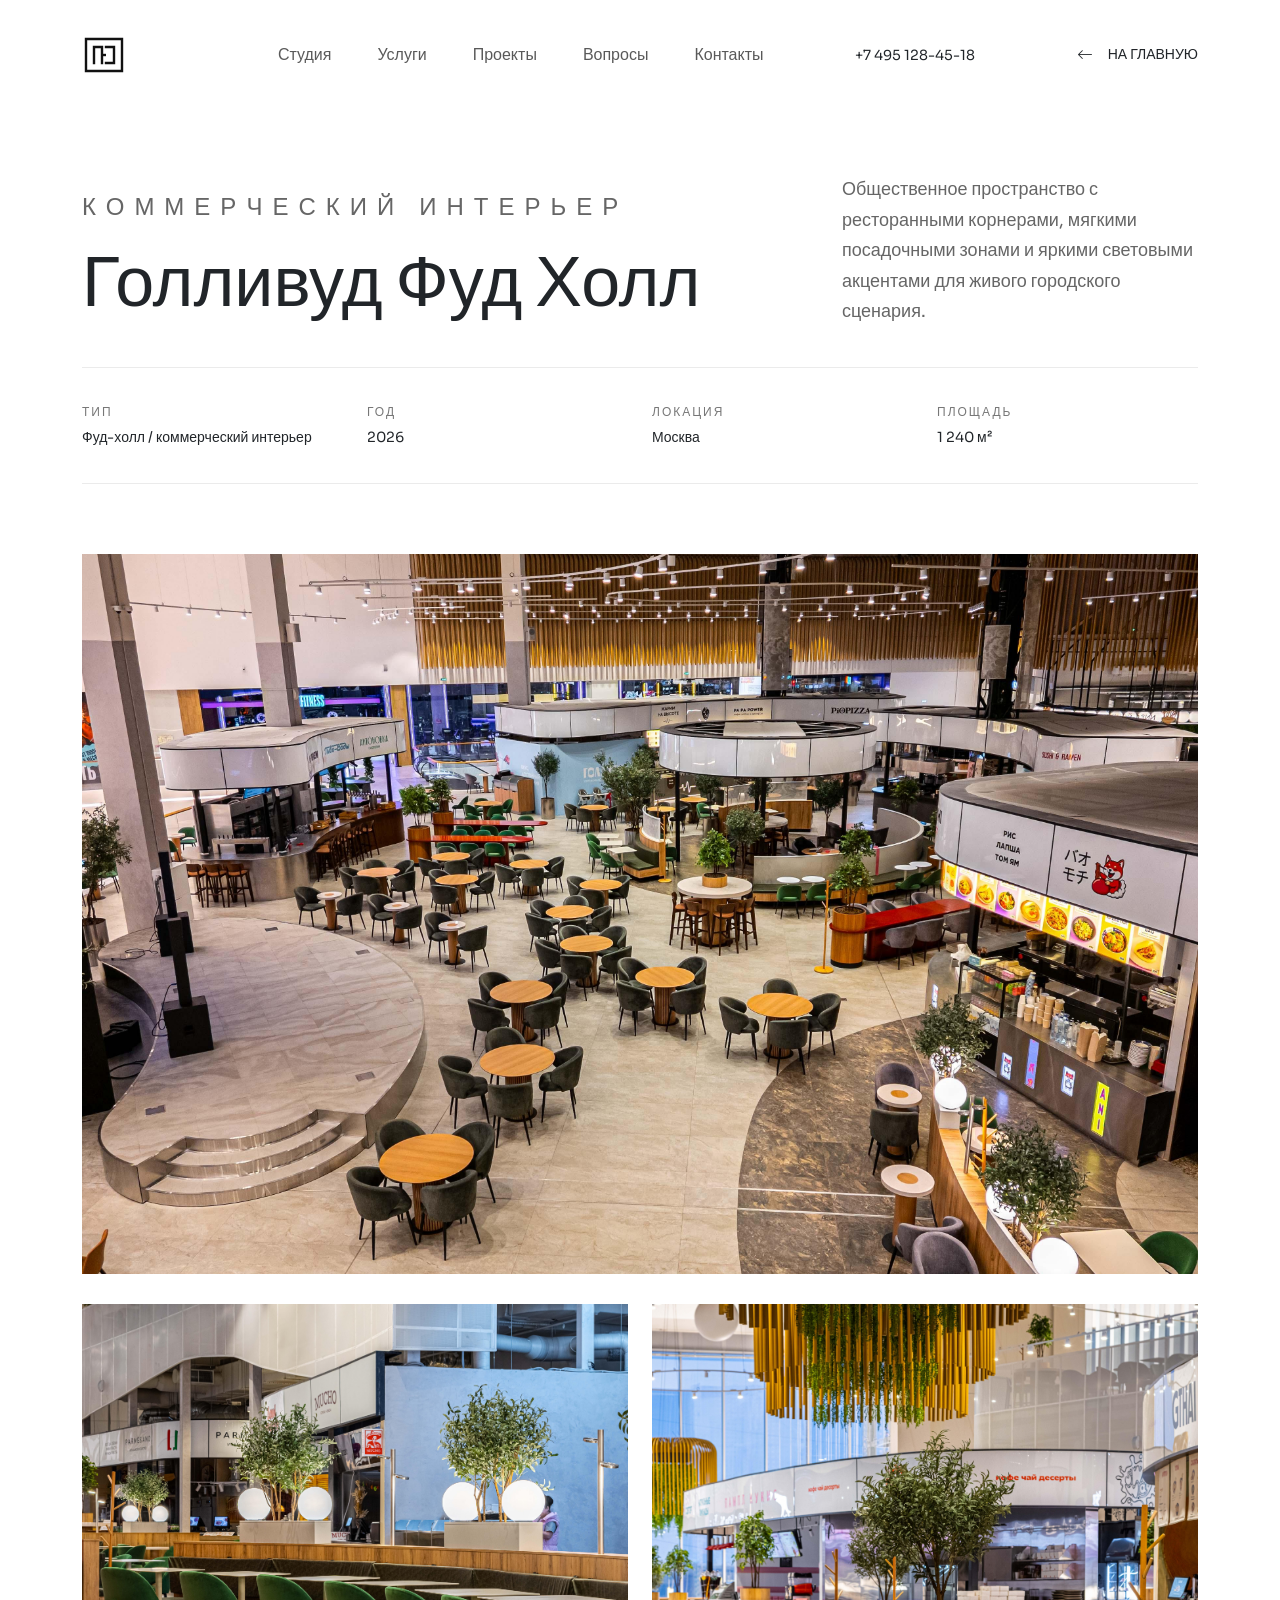
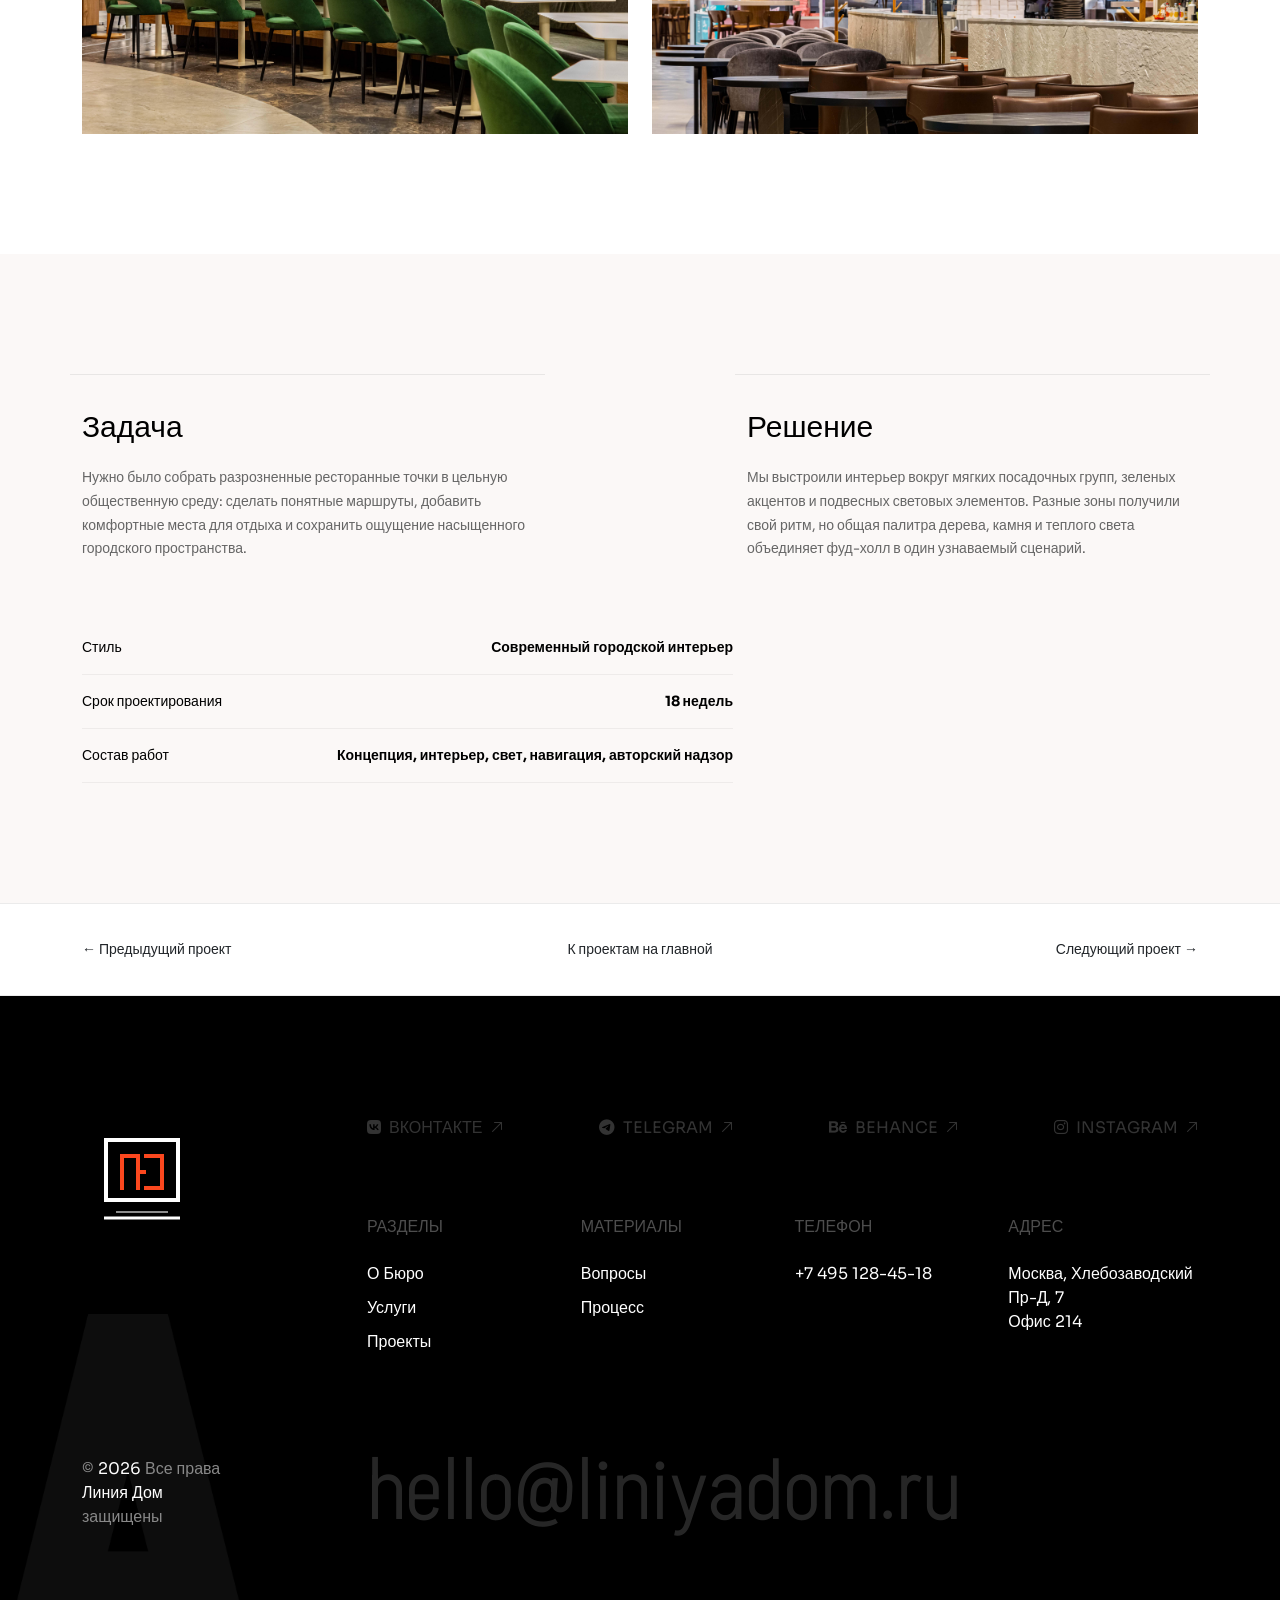
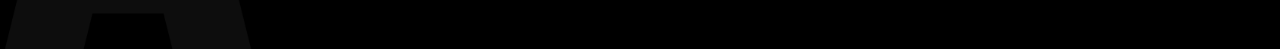
<file: project-01.html>
<!DOCTYPE html>
<html lang="ru">
<head>
    <meta charset="utf-8">
    <meta http-equiv="X-UA-Compatible" content="IE=edge">
    <meta name="viewport" content="width=device-width, initial-scale=1, maximum-scale=1">
    <meta name="description" content="Голливуд Фуд Холл — детальная страница коммерческого интерьерного проекта архитектурного бюро Линия Дом.">
    <meta name="author" content="Линия Дом">
    <title>Голливуд Фуд Холл — Линия Дом</title>
    <link rel="shortcut icon" href="images/logo-1.svg" title="Линия Дом" sizes="16x16">
    <link rel="stylesheet" href="css/bootstrap.min.css">
    <link href="https://fonts.googleapis.com/css2?family=Sora:wght@100..800&amp;display=swap" rel="stylesheet">
    <link href="https://fonts.googleapis.com/css2?family=Akshar:wght@300..700&amp;display=swap" rel="stylesheet">
    <link rel="stylesheet" href="css/plugins.css">
    <link rel="stylesheet" href="css/style.css">
</head>
<body class="home-st1">
    <div class="mouse-cursor cursor-outer"></div>
    <div class="mouse-cursor cursor-inner"></div>
    <nav class="navbar navbar-expand-lg tc-navbar-st1">
        <div class="container">
            <a class="navbar-brand me-lg-5" href="index.html#top"><img src="images/logo-1.svg" alt="Линия Дом" class="logo th-40"></a>
            <button class="navbar-toggler" type="button" data-bs-toggle="collapse" data-bs-target="#navbarSupportedContent"><span class="navbar-toggler-icon"></span></button>
            <div class="collapse navbar-collapse ms-lg-5 ps-lg-5" id="navbarSupportedContent">
                <ul class="navbar-nav me-auto mb-2 mb-lg-0">
                    <li class="nav-item"><a class="nav-link" href="index.html#about">Студия</a></li>
                    <li class="nav-item"><a class="nav-link" href="index.html#services">Услуги</a></li>
                    <li class="nav-item"><a class="nav-link" href="index.html#portfolio">Проекты</a></li>
                    <li class="nav-item"><a class="nav-link" href="index.html#faq">Вопросы</a></li>
                    <li class="nav-item"><a class="nav-link" href="index.html#contacts">Контакты</a></li>
                </ul>
                <div class="nav-side d-none d-lg-block">
                    <a href="index.html#contacts" class="text"> +7 495 128-45-18 </a>
                    <a href="index.html#top" class="ms-100 d-none d-lg-inline-flex align-items-center"><i class="fal fa-long-arrow-left me-3"></i><span class="text-uppercase"> На главную </span></a>
                </div>
            </div>
        </div>
    </nav>
    <main class="tc-project-detail">
        <section class="project-hero">
            <div class="container">
                <div class="row justify-content-between align-items-end">
                    <div class="col-lg-7">
                        <h6 class="fsz-24 text-uppercase ltspc-10 cr-666 font-Akshar mb-20">Коммерческий интерьер</h6>
                        <h1 class="fsz-70 font-Akshar">Голливуд Фуд Холл</h1>
                    </div>
                    <div class="col-lg-4">
                        <p class="fsz-18 cr-666 mt-4">Общественное пространство с ресторанными корнерами, мягкими посадочными зонами и яркими световыми акцентами для живого городского сценария.</p>
                    </div>
                </div>
                <div class="project-meta">
                    <div class="row">
                        <div class="col-md-3 item"><span class="label">Тип</span>Фуд-холл / коммерческий интерьер</div>
                        <div class="col-md-3 item"><span class="label">Год</span>2026</div>
                        <div class="col-md-3 item"><span class="label">Локация</span>Москва</div>
                        <div class="col-md-3 item"><span class="label">Площадь</span>1 240 м²</div>
                    </div>
                </div>
            </div>
        </section>
        <section class="pb-120">
            <div class="container">
                <div class="main-img mb-30"><img src="images/Голивуд-03.jpg" alt="Общий вид фуд-холла Голливуд с ресторанными корнерами и посадочными зонами" class="img-cover"></div>
                <div class="row">
                    <div class="col-lg-6"><div class="gallery-img"><img src="images/Голивуд-01.jpg" alt="Зона посадки фуд-холла Голливуд с зелеными креслами и декоративными светильниками" class="img-cover"></div></div>
                    <div class="col-lg-6"><div class="gallery-img"><img src="images/Голивуд-02.jpg" alt="Деталь фуд-холла Голливуд с подвесными ламелями и озеленением" class="img-cover"></div></div>
                </div>
            </div>
        </section>
        <section class="section-padding bg-light1">
            <div class="container">
                <div class="row justify-content-between">
                    <div class="col-lg-5 text-block">
                        <h3 class="fsz-30 mb-20">Задача</h3>
                        <p class="cr-666">Нужно было собрать разрозненные ресторанные точки в цельную общественную среду: сделать понятные маршруты, добавить комфортные места для отдыха и сохранить ощущение насыщенного городского пространства.</p>
                    </div>
                    <div class="col-lg-5 text-block mt-5 mt-lg-0">
                        <h3 class="fsz-30 mb-20">Решение</h3>
                        <p class="cr-666">Мы выстроили интерьер вокруг мягких посадочных групп, зеленых акцентов и подвесных световых элементов. Разные зоны получили свой ритм, но общая палитра дерева, камня и теплого света объединяет фуд-холл в один узнаваемый сценарий.</p>
                    </div>
                </div>
                <ul class="spec-list col-lg-7 mt-60">
                    <li><span>Стиль</span><strong>Современный городской интерьер</strong></li>
                    <li><span>Срок проектирования</span><strong>18 недель</strong></li>
                    <li><span>Состав работ</span><strong>Концепция, интерьер, свет, навигация, авторский надзор</strong></li>
                </ul>
            </div>
        </section>
        <section class="project-nav">
            <div class="container">
                <div class="row">
                    <div class="col-md-4"><a href="project-04.html">← Предыдущий проект</a></div>
                    <div class="col-md-4 text-md-center"><a href="index.html#portfolio">К проектам на главной</a></div>
                    <div class="col-md-4 text-md-end"><a href="project-02.html">Следующий проект →</a></div>
                </div>
            </div>
        </section>
    </main>
    <footer class="tc-footer-st1 section-padding">
        <div class="container">
            <div class="row justify-content-between">
                <div class="col-lg-2">
                    <div class="logo-side d-flex flex-column justify-content-between h-100 pe-lg-4">
                        <a href="index.html#top" class="logo th-120 mb-30"><img src="images/logo-1-dr.svg" alt="Линия Дом"></a>
                        <div class="txt fsz-16 cr-888">© <a href="index.html#top" class="text-white">2026</a> Все права <a href="index.html#top" class="text-white">Линия Дом</a> защищены</div>
                    </div>
                </div>
                <div class="col-lg-9">
                    <div class="main-footer">
                        <div class="social-links">
                            <a href="https://vk.com/"><i class="fab fa-vk"></i><span class="txt mx-2">ВКонтакте</span><i class="fal fa-arrow-up-right"></i></a>
                            <a href="https://t.me/"><i class="fab fa-telegram"></i><span class="txt mx-2">Telegram</span><i class="fal fa-arrow-up-right"></i></a>
                            <a href="https://www.behance.net/"><i class="fab fa-behance"></i><span class="txt mx-2">Behance</span><i class="fal fa-arrow-up-right"></i></a>
                            <a href="https://www.instagram.com/"><i class="fab fa-instagram"></i><span class="txt mx-2">Instagram</span><i class="fal fa-arrow-up-right"></i></a>
                        </div>
                        <div class="foot-links pt-lg-5">
                            <div class="row justify-content-between">
                                <div class="col-lg-3">
                                    <div class="links-group mt-30">
                                        <h6 class="font-Akshar text-uppercase fsz-16 op-3 mb-20">Разделы</h6>
                                        <ul class="links">
                                            <li><a href="index.html#about">О бюро</a></li>
                                            <li><a href="index.html#services">Услуги</a></li>
                                            <li><a href="index.html#portfolio">Проекты</a></li>
                                        </ul>
                                    </div>
                                </div>
                                <div class="col-lg-3">
                                    <div class="links-group mt-30">
                                        <h6 class="font-Akshar text-uppercase fsz-16 op-3 mb-20">Материалы</h6>
                                        <ul class="links">
                                            <li><a href="index.html#faq">Вопросы</a></li>
                                            <li><a href="index.html#awards">Процесс</a></li>
                                        </ul>
                                    </div>
                                </div>
                                <div class="col-lg-3">
                                    <div class="links-group mt-30">
                                        <h6 class="font-Akshar text-uppercase fsz-16 op-3 mb-20">Телефон</h6>
                                        <ul class="links">
                                            <li><a href="index.html#contacts">+7 495 128-45-18</a></li>
                                        </ul>
                                    </div>
                                </div>
                                <div class="col-lg-3">
                                    <div class="links-group mt-30">
                                        <h6 class="font-Akshar text-uppercase fsz-16 op-3 mb-20">Адрес</h6>
                                        <ul class="links">
                                            <li><a href="https://maps.google.com/">Москва, Хлебозаводский пр-д, 7 <br> офис 214</a></li>
                                        </ul>
                                    </div>
                                </div>
                            </div>
                        </div>
                        <a href="index.html#contacts" class="lg-link font-Akshar">hello@liniyadom.ru</a>
                    </div>
                </div>
            </div>
        </div>
        <img src="images/foot-shap.png" alt="Декоративная архитектурная линия" class="shap">
    </footer>
    <script src="js/jquery-3.0.0.min.js"></script>
    <script src="js/jquery-migrate-3.0.0.min.js"></script>
    <script src="js/bootstrap.bundle.min.js"></script>
    <script src="js/wow.min.js"></script>
    <script src="js/lity.js"></script>
    <script src="js/swiper8-bundle.min.js"></script>
    <script src="js/jquery.waypoints.min.js"></script>
    <script src="js/jquery.counterup.js"></script>
    <script src="js/parallaxie.js"></script>
    <script src="js/simpleParallax.js"></script>
    <script src="js/gsap.min.js"></script>
    <script src="js/ScrollTrigger.min.js"></script>
    <script src="js/ScrollSmoother.min.js"></script>
    <script src="js/SplitText.min.js"></script>
    <script src="js/swiper-gl.min.js"></script>
    <script src="js/scripts.js"></script>
</body>
</html>
</file>
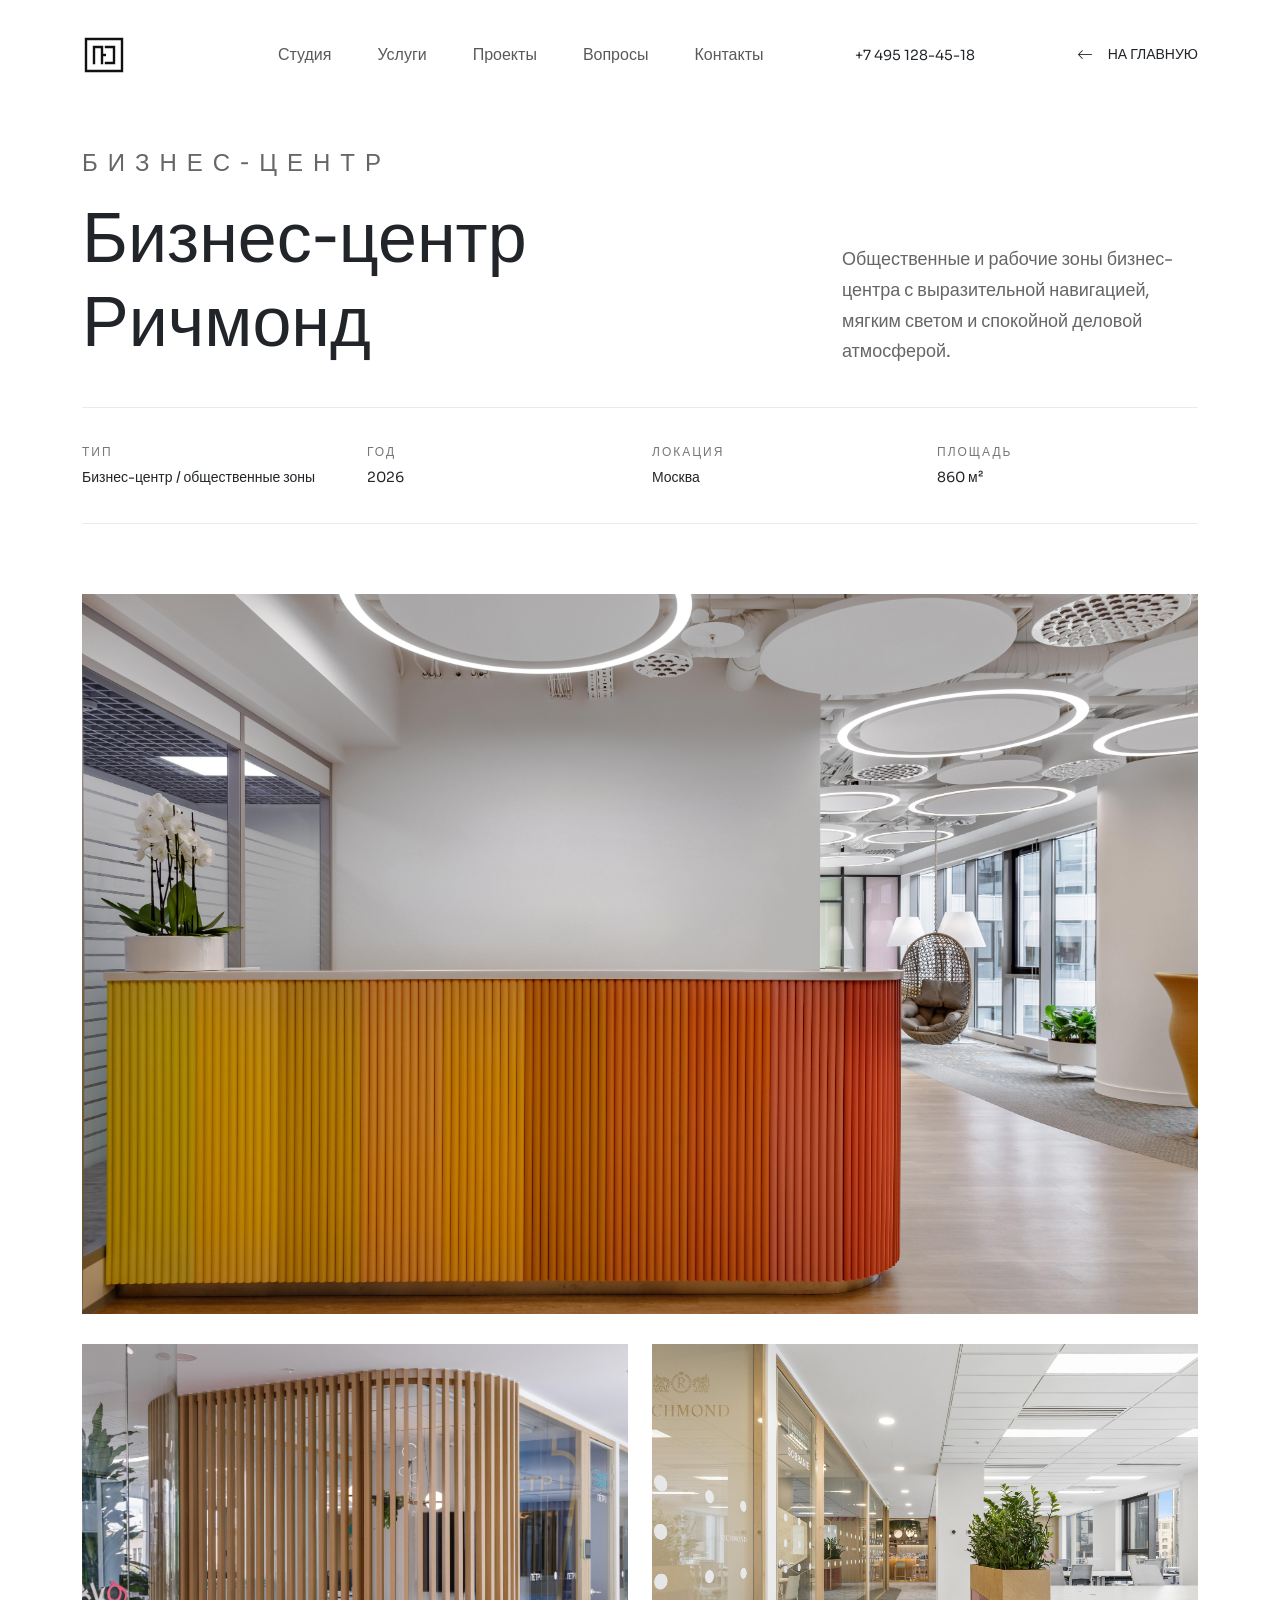
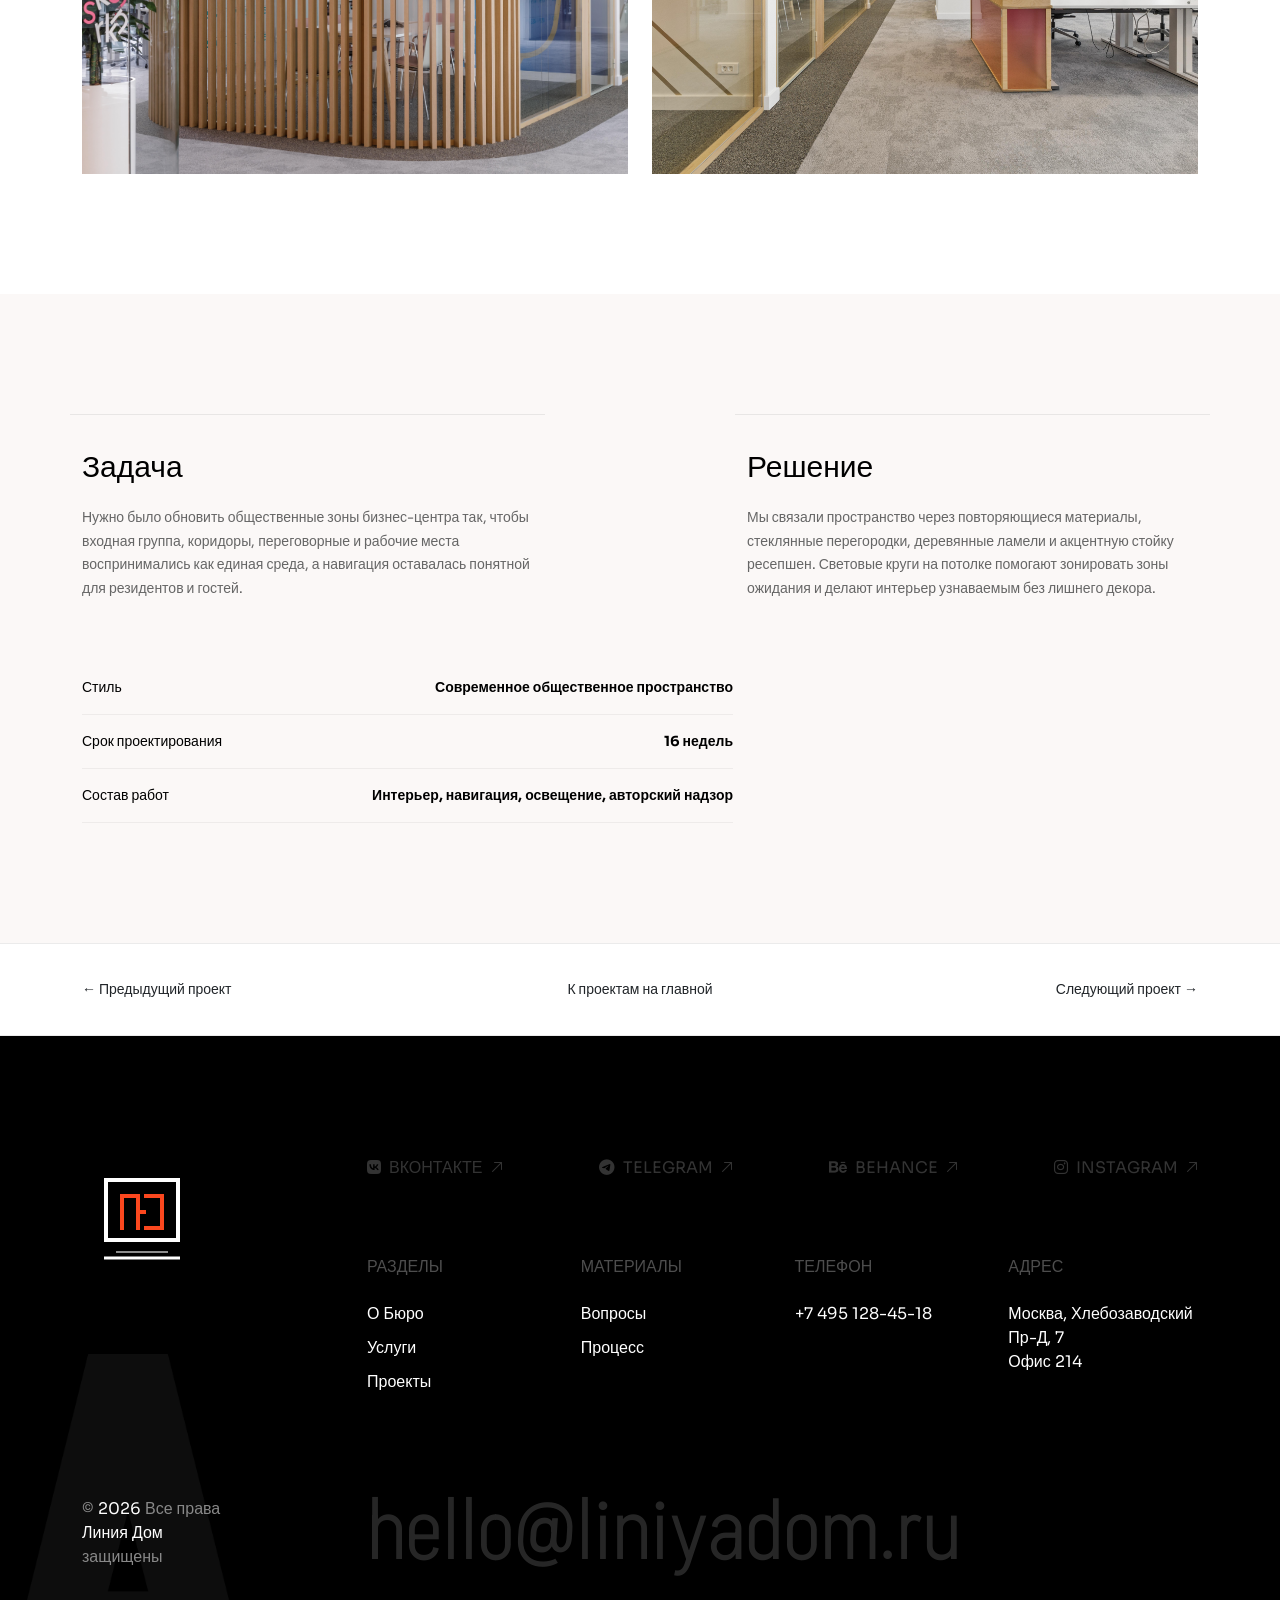
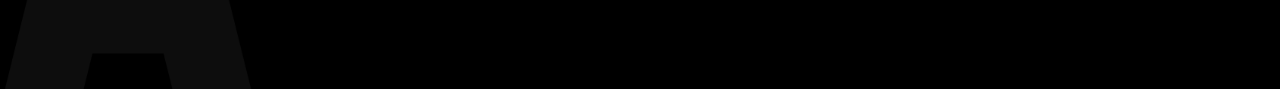
<file: project-02.html>
<!DOCTYPE html>
<html lang="ru">
<head>
    <meta charset="utf-8">
    <meta http-equiv="X-UA-Compatible" content="IE=edge">
    <meta name="viewport" content="width=device-width, initial-scale=1, maximum-scale=1">
    <meta name="description" content="Бизнес-центр Ричмонд — детальная страница проекта общественных зон бизнес-центра от архитектурного бюро Линия Дом.">
    <meta name="author" content="Линия Дом">
    <title>Бизнес-центр Ричмонд — Линия Дом</title>
    <link rel="shortcut icon" href="images/logo-1.svg" title="Линия Дом" sizes="16x16">
    <link rel="stylesheet" href="css/bootstrap.min.css">
    <link href="https://fonts.googleapis.com/css2?family=Sora:wght@100..800&amp;display=swap" rel="stylesheet">
    <link href="https://fonts.googleapis.com/css2?family=Akshar:wght@300..700&amp;display=swap" rel="stylesheet">
    <link rel="stylesheet" href="css/plugins.css">
    <link rel="stylesheet" href="css/style.css">
</head>
<body class="home-st1">
    <div class="mouse-cursor cursor-outer"></div>
    <div class="mouse-cursor cursor-inner"></div>
    <nav class="navbar navbar-expand-lg tc-navbar-st1">
        <div class="container">
            <a class="navbar-brand me-lg-5" href="index.html#top"><img src="images/logo-1.svg" alt="Линия Дом" class="logo th-40"></a>
            <button class="navbar-toggler" type="button" data-bs-toggle="collapse" data-bs-target="#navbarSupportedContent"><span class="navbar-toggler-icon"></span></button>
            <div class="collapse navbar-collapse ms-lg-5 ps-lg-5" id="navbarSupportedContent">
                <ul class="navbar-nav me-auto mb-2 mb-lg-0">
                    <li class="nav-item"><a class="nav-link" href="index.html#about">Студия</a></li>
                    <li class="nav-item"><a class="nav-link" href="index.html#services">Услуги</a></li>
                    <li class="nav-item"><a class="nav-link" href="index.html#portfolio">Проекты</a></li>
                    <li class="nav-item"><a class="nav-link" href="index.html#faq">Вопросы</a></li>
                    <li class="nav-item"><a class="nav-link" href="index.html#contacts">Контакты</a></li>
                </ul>
                <div class="nav-side d-none d-lg-block">
                    <a href="index.html#contacts" class="text"> +7 495 128-45-18 </a>
                    <a href="index.html#top" class="ms-100 d-none d-lg-inline-flex align-items-center"><i class="fal fa-long-arrow-left me-3"></i><span class="text-uppercase"> На главную </span></a>
                </div>
            </div>
        </div>
    </nav>
    <main class="tc-project-detail">
        <section class="project-hero">
            <div class="container">
                <div class="row justify-content-between align-items-end">
                    <div class="col-lg-7">
                        <h6 class="fsz-24 text-uppercase ltspc-10 cr-666 font-Akshar mb-20">Бизнес-центр</h6>
                        <h1 class="fsz-70 font-Akshar">Бизнес-центр Ричмонд</h1>
                    </div>
                    <div class="col-lg-4">
                        <p class="fsz-18 cr-666 mt-4">Общественные и рабочие зоны бизнес-центра с выразительной навигацией, мягким светом и спокойной деловой атмосферой.</p>
                    </div>
                </div>
                <div class="project-meta">
                    <div class="row">
                        <div class="col-md-3 item"><span class="label">Тип</span>Бизнес-центр / общественные зоны</div>
                        <div class="col-md-3 item"><span class="label">Год</span>2026</div>
                        <div class="col-md-3 item"><span class="label">Локация</span>Москва</div>
                        <div class="col-md-3 item"><span class="label">Площадь</span>860 м²</div>
                    </div>
                </div>
            </div>
        </section>
        <section class="pb-120">
            <div class="container">
                <div class="main-img mb-30"><img src="images/business-center-01.jpg" alt="Главное фото проекта Бизнес-центр Ричмонд с ресепшеном и световым потолком" class="img-cover"></div>
                <div class="row">
                    <div class="col-lg-6"><div class="gallery-img"><img src="images/business-center-02.jpg" alt="Рабочая зона бизнес-центра с переговорными и стеклянными перегородками" class="img-cover"></div></div>
                    <div class="col-lg-6"><div class="gallery-img"><img src="images/business-center-03.jpg" alt="Переговорная зона бизнес-центра с деревянными ламелями" class="img-cover"></div></div>
                </div>
            </div>
        </section>
        <section class="section-padding bg-light1">
            <div class="container">
                <div class="row justify-content-between">
                    <div class="col-lg-5 text-block">
                        <h3 class="fsz-30 mb-20">Задача</h3>
                        <p class="cr-666">Нужно было обновить общественные зоны бизнес-центра так, чтобы входная группа, коридоры, переговорные и рабочие места воспринимались как единая среда, а навигация оставалась понятной для резидентов и гостей.</p>
                    </div>
                    <div class="col-lg-5 text-block mt-5 mt-lg-0">
                        <h3 class="fsz-30 mb-20">Решение</h3>
                        <p class="cr-666">Мы связали пространство через повторяющиеся материалы, стеклянные перегородки, деревянные ламели и акцентную стойку ресепшен. Световые круги на потолке помогают зонировать зоны ожидания и делают интерьер узнаваемым без лишнего декора.</p>
                    </div>
                </div>
                <ul class="spec-list col-lg-7 mt-60">
                    <li><span>Стиль</span><strong>Современное общественное пространство</strong></li>
                    <li><span>Срок проектирования</span><strong>16 недель</strong></li>
                    <li><span>Состав работ</span><strong>Интерьер, навигация, освещение, авторский надзор</strong></li>
                </ul>
            </div>
        </section>
        <section class="project-nav">
            <div class="container">
                <div class="row">
                    <div class="col-md-4"><a href="project-01.html">← Предыдущий проект</a></div>
                    <div class="col-md-4 text-md-center"><a href="index.html#portfolio">К проектам на главной</a></div>
                    <div class="col-md-4 text-md-end"><a href="project-03.html">Следующий проект →</a></div>
                </div>
            </div>
        </section>
    </main>
    <footer class="tc-footer-st1 section-padding">
        <div class="container">
            <div class="row justify-content-between">
                <div class="col-lg-2">
                    <div class="logo-side d-flex flex-column justify-content-between h-100 pe-lg-4">
                        <a href="index.html#top" class="logo th-120 mb-30"><img src="images/logo-1-dr.svg" alt="Линия Дом"></a>
                        <div class="txt fsz-16 cr-888">© <a href="index.html#top" class="text-white">2026</a> Все права <a href="index.html#top" class="text-white">Линия Дом</a> защищены</div>
                    </div>
                </div>
                <div class="col-lg-9">
                    <div class="main-footer">
                        <div class="social-links">
                            <a href="https://vk.com/"><i class="fab fa-vk"></i><span class="txt mx-2">ВКонтакте</span><i class="fal fa-arrow-up-right"></i></a>
                            <a href="https://t.me/"><i class="fab fa-telegram"></i><span class="txt mx-2">Telegram</span><i class="fal fa-arrow-up-right"></i></a>
                            <a href="https://www.behance.net/"><i class="fab fa-behance"></i><span class="txt mx-2">Behance</span><i class="fal fa-arrow-up-right"></i></a>
                            <a href="https://www.instagram.com/"><i class="fab fa-instagram"></i><span class="txt mx-2">Instagram</span><i class="fal fa-arrow-up-right"></i></a>
                        </div>
                        <div class="foot-links pt-lg-5">
                            <div class="row justify-content-between">
                                <div class="col-lg-3">
                                    <div class="links-group mt-30">
                                        <h6 class="font-Akshar text-uppercase fsz-16 op-3 mb-20">Разделы</h6>
                                        <ul class="links">
                                            <li><a href="index.html#about">О бюро</a></li>
                                            <li><a href="index.html#services">Услуги</a></li>
                                            <li><a href="index.html#portfolio">Проекты</a></li>
                                        </ul>
                                    </div>
                                </div>
                                <div class="col-lg-3">
                                    <div class="links-group mt-30">
                                        <h6 class="font-Akshar text-uppercase fsz-16 op-3 mb-20">Материалы</h6>
                                        <ul class="links">
                                            <li><a href="index.html#faq">Вопросы</a></li>
                                            <li><a href="index.html#awards">Процесс</a></li>
                                        </ul>
                                    </div>
                                </div>
                                <div class="col-lg-3">
                                    <div class="links-group mt-30">
                                        <h6 class="font-Akshar text-uppercase fsz-16 op-3 mb-20">Телефон</h6>
                                        <ul class="links">
                                            <li><a href="index.html#contacts">+7 495 128-45-18</a></li>
                                        </ul>
                                    </div>
                                </div>
                                <div class="col-lg-3">
                                    <div class="links-group mt-30">
                                        <h6 class="font-Akshar text-uppercase fsz-16 op-3 mb-20">Адрес</h6>
                                        <ul class="links">
                                            <li><a href="https://maps.google.com/">Москва, Хлебозаводский пр-д, 7 <br> офис 214</a></li>
                                        </ul>
                                    </div>
                                </div>
                            </div>
                        </div>
                        <a href="index.html#contacts" class="lg-link font-Akshar">hello@liniyadom.ru</a>
                    </div>
                </div>
            </div>
        </div>
        <img src="images/foot-shap.png" alt="Декоративная архитектурная линия" class="shap">
    </footer>
    <script src="js/jquery-3.0.0.min.js"></script>
    <script src="js/jquery-migrate-3.0.0.min.js"></script>
    <script src="js/bootstrap.bundle.min.js"></script>
    <script src="js/wow.min.js"></script>
    <script src="js/lity.js"></script>
    <script src="js/swiper8-bundle.min.js"></script>
    <script src="js/jquery.waypoints.min.js"></script>
    <script src="js/jquery.counterup.js"></script>
    <script src="js/parallaxie.js"></script>
    <script src="js/simpleParallax.js"></script>
    <script src="js/gsap.min.js"></script>
    <script src="js/ScrollTrigger.min.js"></script>
    <script src="js/ScrollSmoother.min.js"></script>
    <script src="js/SplitText.min.js"></script>
    <script src="js/swiper-gl.min.js"></script>
    <script src="js/scripts.js"></script>
</body>
</html>
</file>
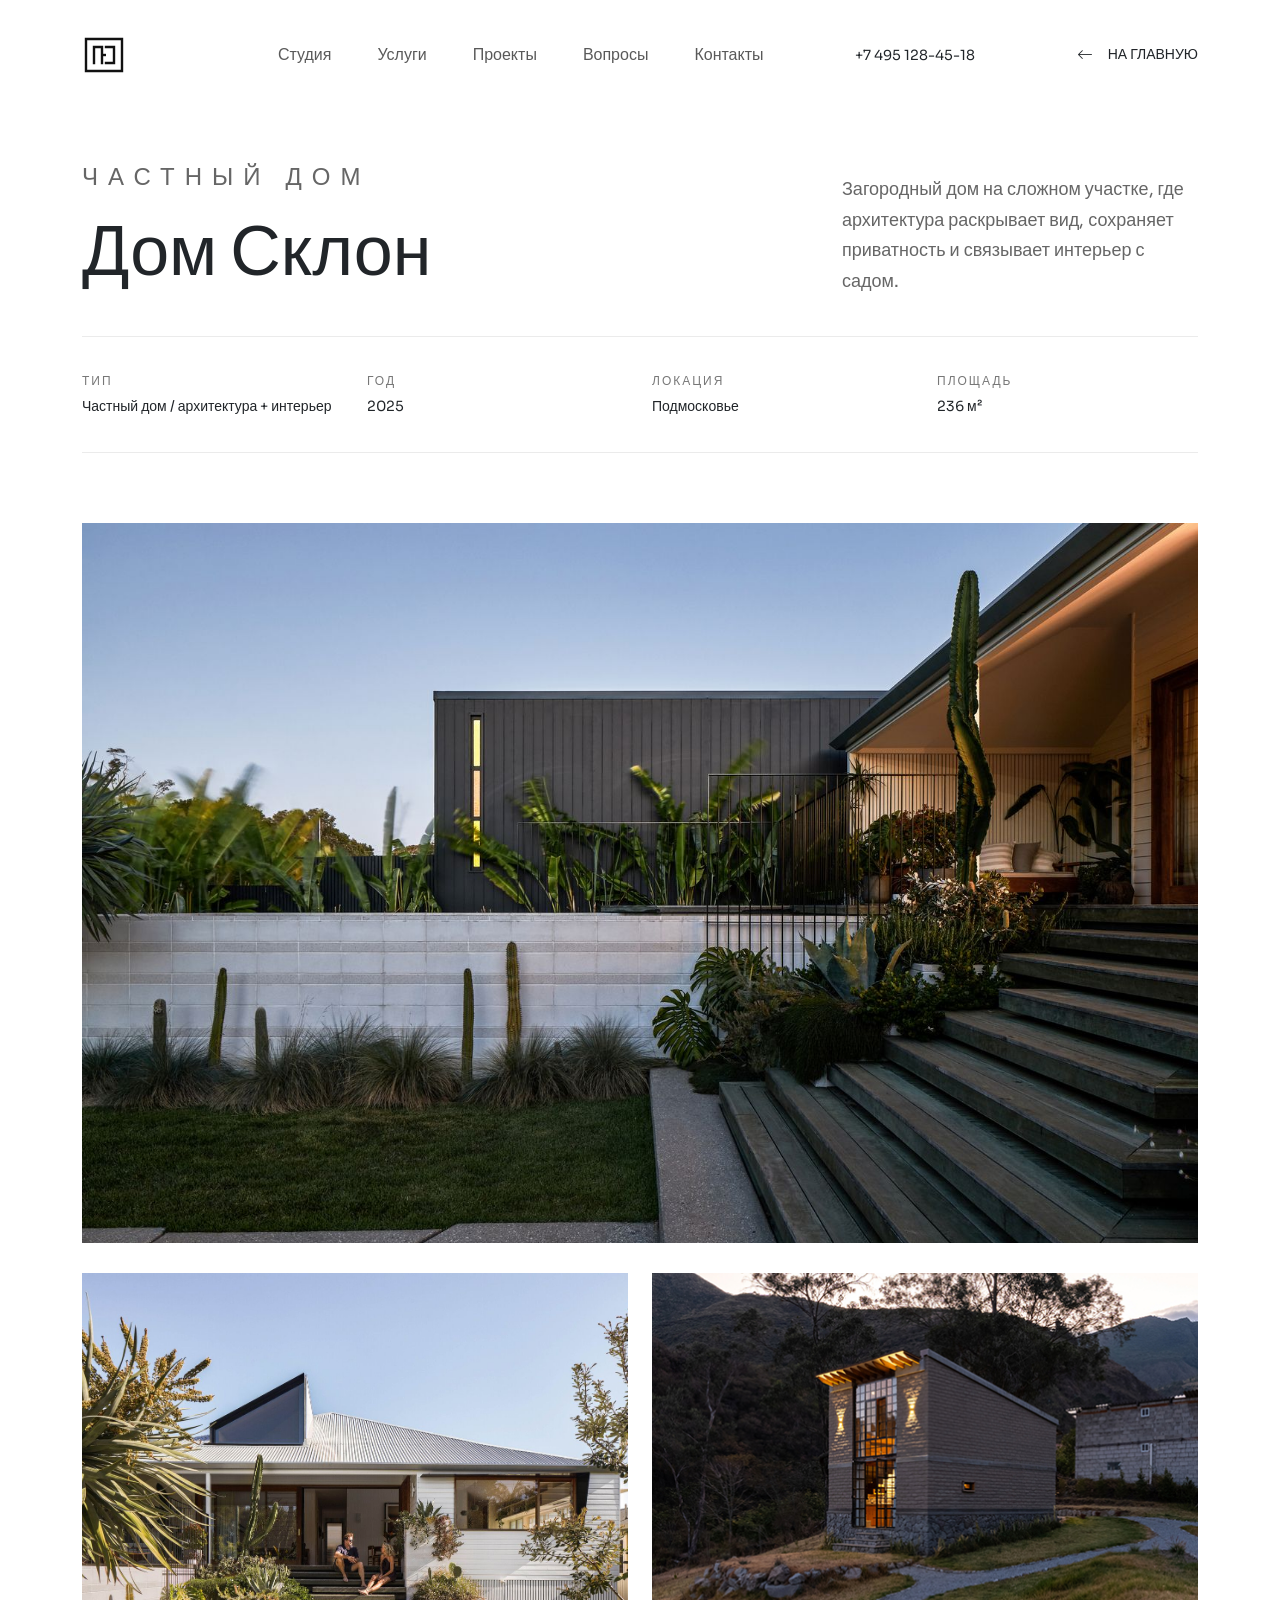
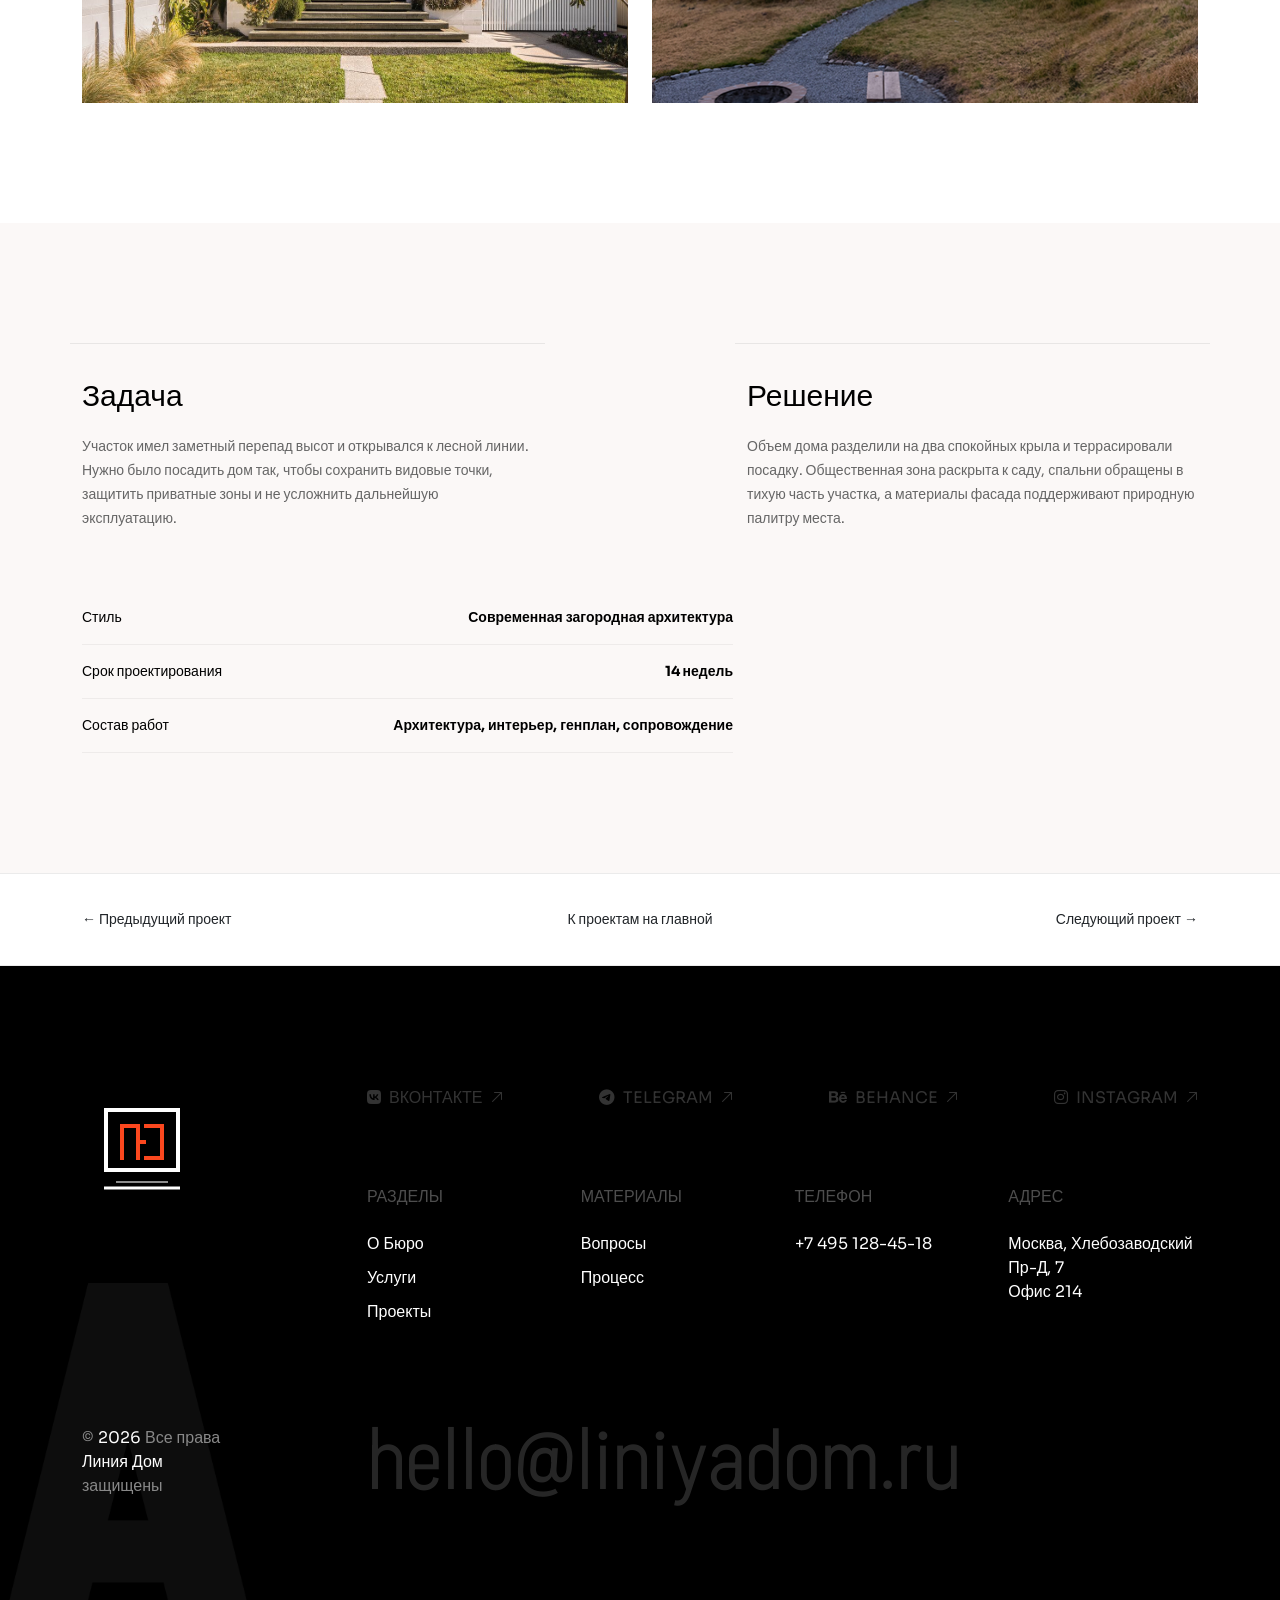
<file: project-03.html>
<!DOCTYPE html>
<html lang="ru">
<head>
    <meta charset="utf-8">
    <meta http-equiv="X-UA-Compatible" content="IE=edge">
    <meta name="viewport" content="width=device-width, initial-scale=1, maximum-scale=1">
    <meta name="description" content="Дом Склон — детальная страница проекта частного дома архитектурного бюро Линия Дом.">
    <meta name="author" content="Линия Дом">
    <title>Дом Склон — Линия Дом</title>
    <link rel="shortcut icon" href="images/logo-1.svg" title="Линия Дом" sizes="16x16">
    <link rel="stylesheet" href="css/bootstrap.min.css">
    <link href="https://fonts.googleapis.com/css2?family=Sora:wght@100..800&amp;display=swap" rel="stylesheet">
    <link href="https://fonts.googleapis.com/css2?family=Akshar:wght@300..700&amp;display=swap" rel="stylesheet">
    <link rel="stylesheet" href="css/plugins.css">
    <link rel="stylesheet" href="css/style.css">
</head>
<body class="home-st1">
    <div class="mouse-cursor cursor-outer"></div>
    <div class="mouse-cursor cursor-inner"></div>
    <nav class="navbar navbar-expand-lg tc-navbar-st1">
        <div class="container">
            <a class="navbar-brand me-lg-5" href="index.html#top"><img src="images/logo-1.svg" alt="Линия Дом" class="logo th-40"></a>
            <button class="navbar-toggler" type="button" data-bs-toggle="collapse" data-bs-target="#navbarSupportedContent"><span class="navbar-toggler-icon"></span></button>
            <div class="collapse navbar-collapse ms-lg-5 ps-lg-5" id="navbarSupportedContent">
                <ul class="navbar-nav me-auto mb-2 mb-lg-0">
                    <li class="nav-item"><a class="nav-link" href="index.html#about">Студия</a></li>
                    <li class="nav-item"><a class="nav-link" href="index.html#services">Услуги</a></li>
                    <li class="nav-item"><a class="nav-link" href="index.html#portfolio">Проекты</a></li>
                    <li class="nav-item"><a class="nav-link" href="index.html#faq">Вопросы</a></li>
                    <li class="nav-item"><a class="nav-link" href="index.html#contacts">Контакты</a></li>
                </ul>
                <div class="nav-side d-none d-lg-block">
                    <a href="index.html#contacts" class="text"> +7 495 128-45-18 </a>
                    <a href="index.html#top" class="ms-100 d-none d-lg-inline-flex align-items-center"><i class="fal fa-long-arrow-left me-3"></i><span class="text-uppercase"> На главную </span></a>
                </div>
            </div>
        </div>
    </nav>
    <main class="tc-project-detail">
        <section class="project-hero">
            <div class="container">
                <div class="row justify-content-between align-items-end">
                    <div class="col-lg-7">
                        <h6 class="fsz-24 text-uppercase ltspc-10 cr-666 font-Akshar mb-20">Частный дом</h6>
                        <h1 class="fsz-70 font-Akshar">Дом Склон</h1>
                    </div>
                    <div class="col-lg-4">
                        <p class="fsz-18 cr-666 mt-4">Загородный дом на сложном участке, где архитектура раскрывает вид, сохраняет приватность и связывает интерьер с садом.</p>
                    </div>
                </div>
                <div class="project-meta">
                    <div class="row">
                        <div class="col-md-3 item"><span class="label">Тип</span>Частный дом / архитектура + интерьер</div>
                        <div class="col-md-3 item"><span class="label">Год</span>2025</div>
                        <div class="col-md-3 item"><span class="label">Локация</span>Подмосковье</div>
                        <div class="col-md-3 item"><span class="label">Площадь</span>236 м²</div>
                    </div>
                </div>
            </div>
        </section>
        <section class="pb-120">
            <div class="container">
                <div class="main-img mb-30"><img src="images/port1-2.jpg" alt="Главное фото проекта Дом Склон с вечерним фасадом и садом" class="img-cover"></div>
                <div class="row">
                    <div class="col-lg-6"><div class="gallery-img"><img src="images/port1-3.jpg" alt="Современный частный дом со ступенями и открытой террасой" class="img-cover"></div></div>
                    <div class="col-lg-6"><div class="gallery-img"><img src="images/post1-3.jpg" alt="Небольшой дом в ландшафте на закате" class="img-cover"></div></div>
                </div>
            </div>
        </section>
        <section class="section-padding bg-light1">
            <div class="container">
                <div class="row justify-content-between">
                    <div class="col-lg-5 text-block">
                        <h3 class="fsz-30 mb-20">Задача</h3>
                        <p class="cr-666">Участок имел заметный перепад высот и открывался к лесной линии. Нужно было посадить дом так, чтобы сохранить видовые точки, защитить приватные зоны и не усложнить дальнейшую эксплуатацию.</p>
                    </div>
                    <div class="col-lg-5 text-block mt-5 mt-lg-0">
                        <h3 class="fsz-30 mb-20">Решение</h3>
                        <p class="cr-666">Объем дома разделили на два спокойных крыла и террасировали посадку. Общественная зона раскрыта к саду, спальни обращены в тихую часть участка, а материалы фасада поддерживают природную палитру места.</p>
                    </div>
                </div>
                <ul class="spec-list col-lg-7 mt-60">
                    <li><span>Стиль</span><strong>Современная загородная архитектура</strong></li>
                    <li><span>Срок проектирования</span><strong>14 недель</strong></li>
                    <li><span>Состав работ</span><strong>Архитектура, интерьер, генплан, сопровождение</strong></li>
                </ul>
            </div>
        </section>
        <section class="project-nav">
            <div class="container">
                <div class="row">
                    <div class="col-md-4"><a href="project-02.html">← Предыдущий проект</a></div>
                    <div class="col-md-4 text-md-center"><a href="index.html#portfolio">К проектам на главной</a></div>
                    <div class="col-md-4 text-md-end"><a href="project-04.html">Следующий проект →</a></div>
                </div>
            </div>
        </section>
    </main>
    <footer class="tc-footer-st1 section-padding">
        <div class="container">
            <div class="row justify-content-between">
                <div class="col-lg-2">
                    <div class="logo-side d-flex flex-column justify-content-between h-100 pe-lg-4">
                        <a href="index.html#top" class="logo th-120 mb-30"><img src="images/logo-1-dr.svg" alt="Линия Дом"></a>
                        <div class="txt fsz-16 cr-888">© <a href="index.html#top" class="text-white">2026</a> Все права <a href="index.html#top" class="text-white">Линия Дом</a> защищены</div>
                    </div>
                </div>
                <div class="col-lg-9">
                    <div class="main-footer">
                        <div class="social-links">
                            <a href="https://vk.com/"><i class="fab fa-vk"></i><span class="txt mx-2">ВКонтакте</span><i class="fal fa-arrow-up-right"></i></a>
                            <a href="https://t.me/"><i class="fab fa-telegram"></i><span class="txt mx-2">Telegram</span><i class="fal fa-arrow-up-right"></i></a>
                            <a href="https://www.behance.net/"><i class="fab fa-behance"></i><span class="txt mx-2">Behance</span><i class="fal fa-arrow-up-right"></i></a>
                            <a href="https://www.instagram.com/"><i class="fab fa-instagram"></i><span class="txt mx-2">Instagram</span><i class="fal fa-arrow-up-right"></i></a>
                        </div>
                        <div class="foot-links pt-lg-5">
                            <div class="row justify-content-between">
                                <div class="col-lg-3">
                                    <div class="links-group mt-30">
                                        <h6 class="font-Akshar text-uppercase fsz-16 op-3 mb-20">Разделы</h6>
                                        <ul class="links">
                                            <li><a href="index.html#about">О бюро</a></li>
                                            <li><a href="index.html#services">Услуги</a></li>
                                            <li><a href="index.html#portfolio">Проекты</a></li>
                                        </ul>
                                    </div>
                                </div>
                                <div class="col-lg-3">
                                    <div class="links-group mt-30">
                                        <h6 class="font-Akshar text-uppercase fsz-16 op-3 mb-20">Материалы</h6>
                                        <ul class="links">
                                            <li><a href="index.html#faq">Вопросы</a></li>
                                            <li><a href="index.html#awards">Процесс</a></li>
                                        </ul>
                                    </div>
                                </div>
                                <div class="col-lg-3">
                                    <div class="links-group mt-30">
                                        <h6 class="font-Akshar text-uppercase fsz-16 op-3 mb-20">Телефон</h6>
                                        <ul class="links">
                                            <li><a href="index.html#contacts">+7 495 128-45-18</a></li>
                                        </ul>
                                    </div>
                                </div>
                                <div class="col-lg-3">
                                    <div class="links-group mt-30">
                                        <h6 class="font-Akshar text-uppercase fsz-16 op-3 mb-20">Адрес</h6>
                                        <ul class="links">
                                            <li><a href="https://maps.google.com/">Москва, Хлебозаводский пр-д, 7 <br> офис 214</a></li>
                                        </ul>
                                    </div>
                                </div>
                            </div>
                        </div>
                        <a href="index.html#contacts" class="lg-link font-Akshar">hello@liniyadom.ru</a>
                    </div>
                </div>
            </div>
        </div>
        <img src="images/foot-shap.png" alt="Декоративная архитектурная линия" class="shap">
    </footer>
    <script src="js/jquery-3.0.0.min.js"></script>
    <script src="js/jquery-migrate-3.0.0.min.js"></script>
    <script src="js/bootstrap.bundle.min.js"></script>
    <script src="js/wow.min.js"></script>
    <script src="js/lity.js"></script>
    <script src="js/swiper8-bundle.min.js"></script>
    <script src="js/jquery.waypoints.min.js"></script>
    <script src="js/jquery.counterup.js"></script>
    <script src="js/parallaxie.js"></script>
    <script src="js/simpleParallax.js"></script>
    <script src="js/gsap.min.js"></script>
    <script src="js/ScrollTrigger.min.js"></script>
    <script src="js/ScrollSmoother.min.js"></script>
    <script src="js/SplitText.min.js"></script>
    <script src="js/swiper-gl.min.js"></script>
    <script src="js/scripts.js"></script>
</body>
</html>
</file>
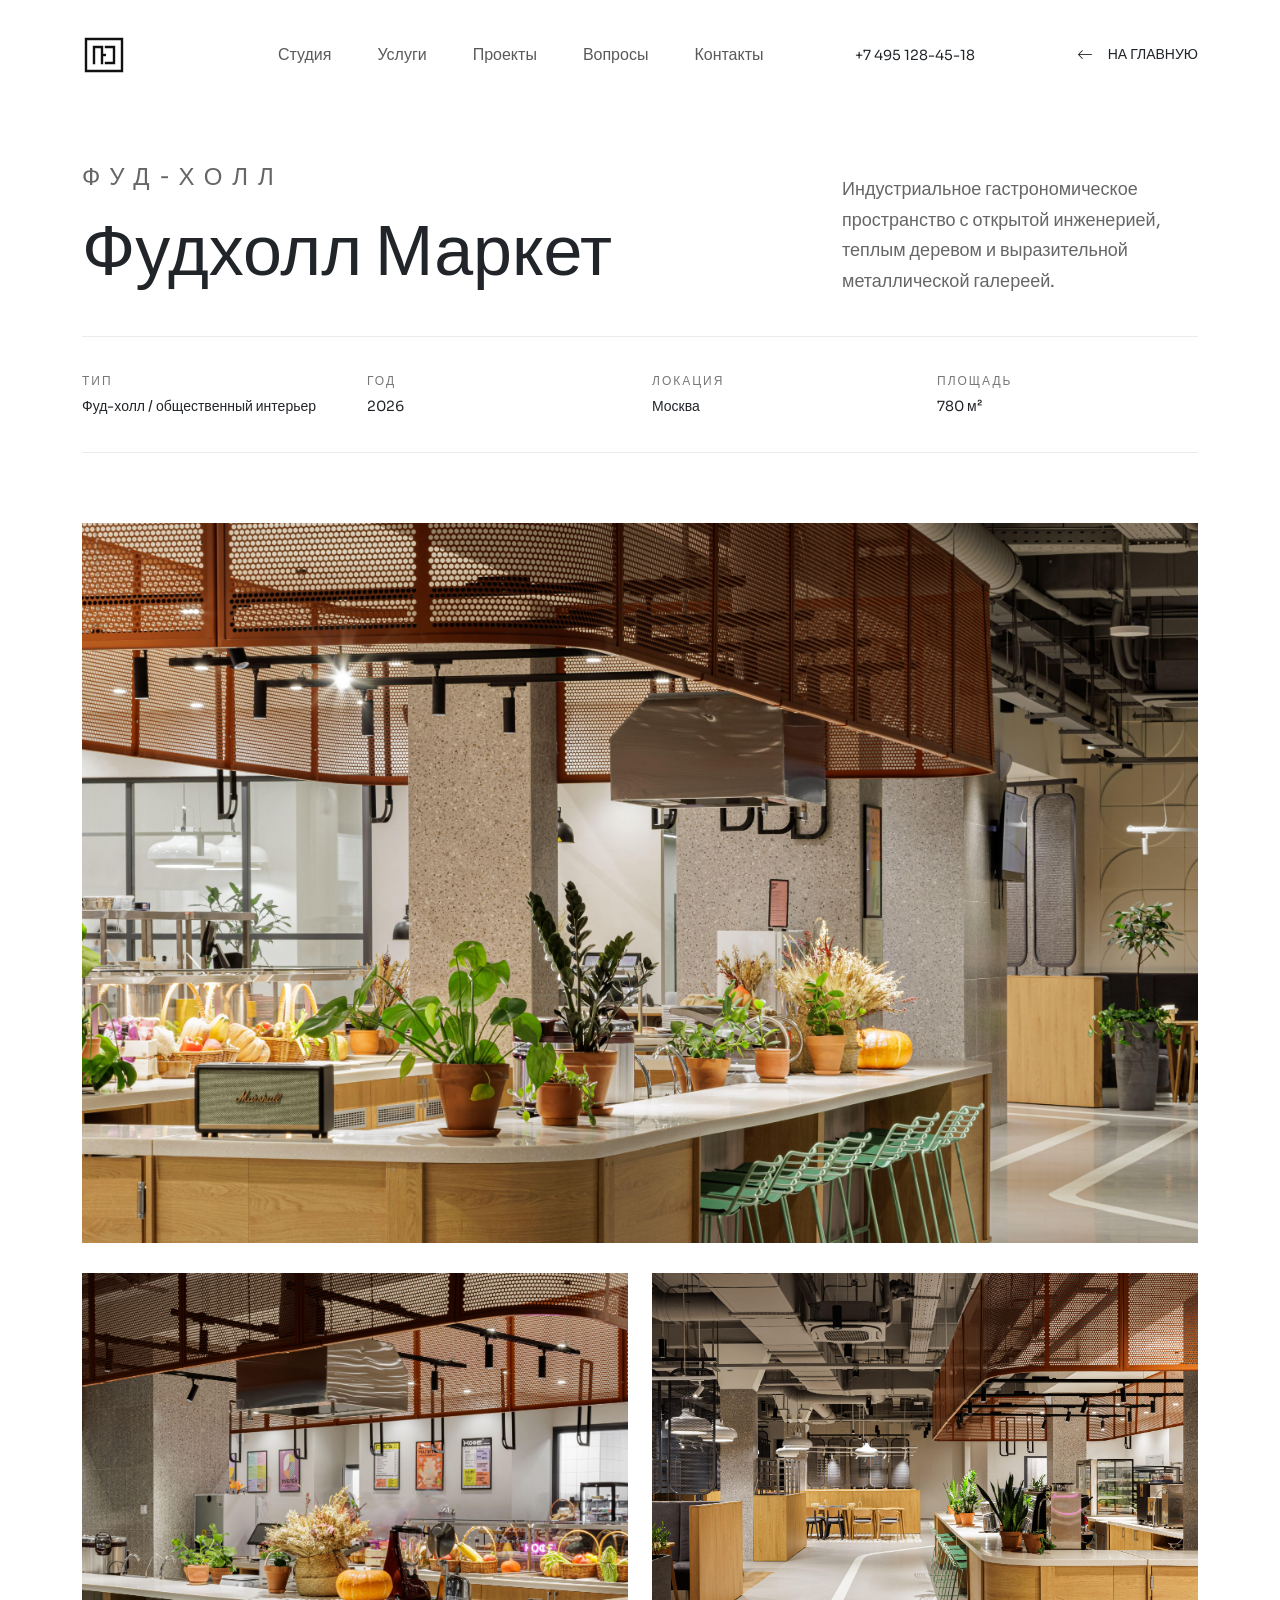
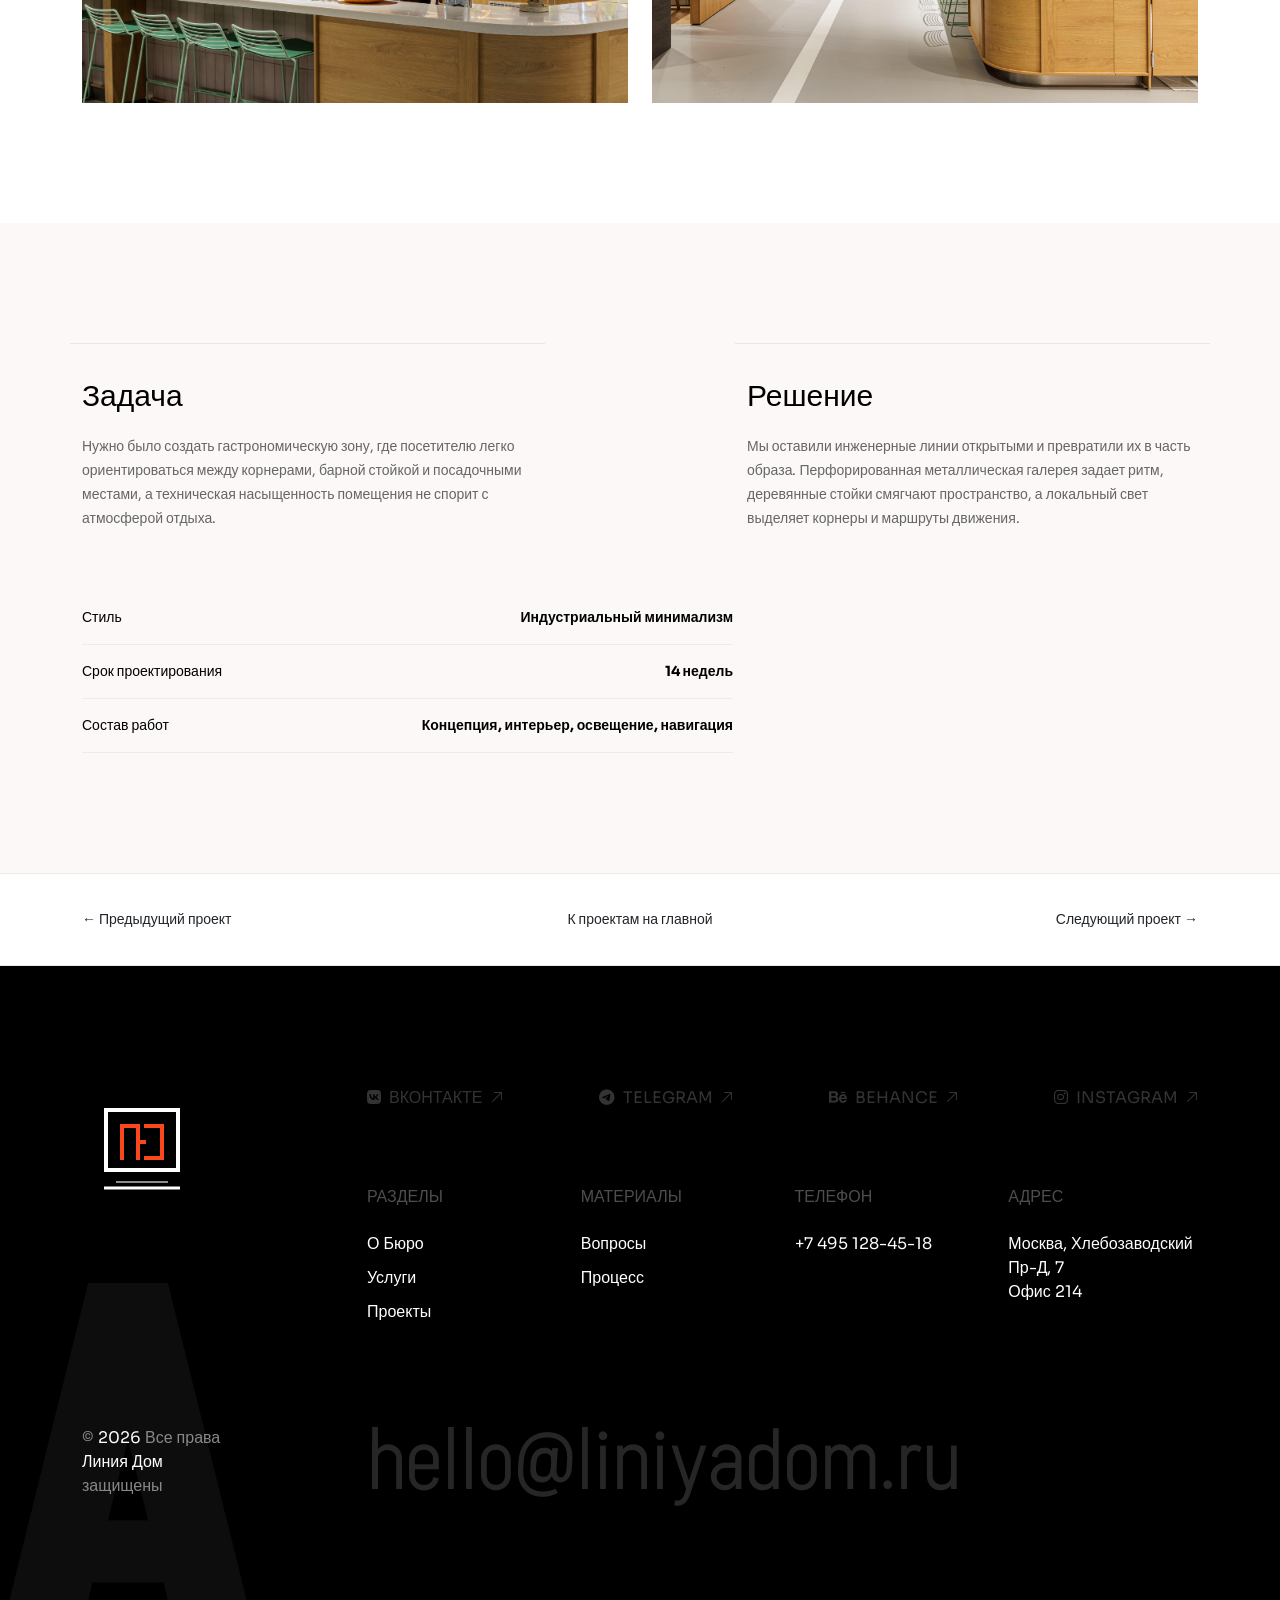
<file: project-04.html>
<!DOCTYPE html>
<html lang="ru">
<head>
    <meta charset="utf-8">
    <meta http-equiv="X-UA-Compatible" content="IE=edge">
    <meta name="viewport" content="width=device-width, initial-scale=1, maximum-scale=1">
    <meta name="description" content="Фудхолл Маркет — детальная страница проекта индустриального фуд-холла от архитектурного бюро Линия Дом.">
    <meta name="author" content="Линия Дом">
    <title>Фудхолл Маркет — Линия Дом</title>
    <link rel="shortcut icon" href="images/logo-1.svg" title="Линия Дом" sizes="16x16">
    <link rel="stylesheet" href="css/bootstrap.min.css">
    <link href="https://fonts.googleapis.com/css2?family=Sora:wght@100..800&amp;display=swap" rel="stylesheet">
    <link href="https://fonts.googleapis.com/css2?family=Akshar:wght@300..700&amp;display=swap" rel="stylesheet">
    <link rel="stylesheet" href="css/plugins.css">
    <link rel="stylesheet" href="css/style.css">
</head>
<body class="home-st1">
    <div class="mouse-cursor cursor-outer"></div>
    <div class="mouse-cursor cursor-inner"></div>
    <nav class="navbar navbar-expand-lg tc-navbar-st1">
        <div class="container">
            <a class="navbar-brand me-lg-5" href="index.html#top"><img src="images/logo-1.svg" alt="Линия Дом" class="logo th-40"></a>
            <button class="navbar-toggler" type="button" data-bs-toggle="collapse" data-bs-target="#navbarSupportedContent"><span class="navbar-toggler-icon"></span></button>
            <div class="collapse navbar-collapse ms-lg-5 ps-lg-5" id="navbarSupportedContent">
                <ul class="navbar-nav me-auto mb-2 mb-lg-0">
                    <li class="nav-item"><a class="nav-link" href="index.html#about">Студия</a></li>
                    <li class="nav-item"><a class="nav-link" href="index.html#services">Услуги</a></li>
                    <li class="nav-item"><a class="nav-link" href="index.html#portfolio">Проекты</a></li>
                    <li class="nav-item"><a class="nav-link" href="index.html#faq">Вопросы</a></li>
                    <li class="nav-item"><a class="nav-link" href="index.html#contacts">Контакты</a></li>
                </ul>
                <div class="nav-side d-none d-lg-block">
                    <a href="index.html#contacts" class="text"> +7 495 128-45-18 </a>
                    <a href="index.html#top" class="ms-100 d-none d-lg-inline-flex align-items-center"><i class="fal fa-long-arrow-left me-3"></i><span class="text-uppercase"> На главную </span></a>
                </div>
            </div>
        </div>
    </nav>
    <main class="tc-project-detail">
        <section class="project-hero">
            <div class="container">
                <div class="row justify-content-between align-items-end">
                    <div class="col-lg-7">
                        <h6 class="fsz-24 text-uppercase ltspc-10 cr-666 font-Akshar mb-20">Фуд-холл</h6>
                        <h1 class="fsz-70 font-Akshar">Фудхолл Маркет</h1>
                    </div>
                    <div class="col-lg-4">
                        <p class="fsz-18 cr-666 mt-4">Индустриальное гастрономическое пространство с открытой инженерией, теплым деревом и выразительной металлической галереей.</p>
                    </div>
                </div>
                <div class="project-meta">
                    <div class="row">
                        <div class="col-md-3 item"><span class="label">Тип</span>Фуд-холл / общественный интерьер</div>
                        <div class="col-md-3 item"><span class="label">Год</span>2026</div>
                        <div class="col-md-3 item"><span class="label">Локация</span>Москва</div>
                        <div class="col-md-3 item"><span class="label">Площадь</span>780 м²</div>
                    </div>
                </div>
            </div>
        </section>
        <section class="pb-120">
            <div class="container">
                <div class="main-img mb-30"><img src="images/Фудхолл-1.jpg" alt="Главное фото проекта Фудхолл Маркет с деревянным корнером и металлической галереей" class="img-cover"></div>
                <div class="row">
                    <div class="col-lg-6"><div class="gallery-img"><img src="images/Фудхолл-2.jpg" alt="Барная зона Фудхолл Маркет с перфорированной металлической конструкцией" class="img-cover"></div></div>
                    <div class="col-lg-6"><div class="gallery-img"><img src="images/Фудхолл-3.jpg" alt="Дополнительный ракурс общественной зоны Фудхолл Маркет" class="img-cover"></div></div>
                </div>
            </div>
        </section>
        <section class="section-padding bg-light1">
            <div class="container">
                <div class="row justify-content-between">
                    <div class="col-lg-5 text-block">
                        <h3 class="fsz-30 mb-20">Задача</h3>
                        <p class="cr-666">Нужно было создать гастрономическую зону, где посетителю легко ориентироваться между корнерами, барной стойкой и посадочными местами, а техническая насыщенность помещения не спорит с атмосферой отдыха.</p>
                    </div>
                    <div class="col-lg-5 text-block mt-5 mt-lg-0">
                        <h3 class="fsz-30 mb-20">Решение</h3>
                        <p class="cr-666">Мы оставили инженерные линии открытыми и превратили их в часть образа. Перфорированная металлическая галерея задает ритм, деревянные стойки смягчают пространство, а локальный свет выделяет корнеры и маршруты движения.</p>
                    </div>
                </div>
                <ul class="spec-list col-lg-7 mt-60">
                    <li><span>Стиль</span><strong>Индустриальный минимализм</strong></li>
                    <li><span>Срок проектирования</span><strong>14 недель</strong></li>
                    <li><span>Состав работ</span><strong>Концепция, интерьер, освещение, навигация</strong></li>
                </ul>
            </div>
        </section>
        <section class="project-nav">
            <div class="container">
                <div class="row">
                    <div class="col-md-4"><a href="project-03.html">← Предыдущий проект</a></div>
                    <div class="col-md-4 text-md-center"><a href="index.html#portfolio">К проектам на главной</a></div>
                    <div class="col-md-4 text-md-end"><a href="project-01.html">Следующий проект →</a></div>
                </div>
            </div>
        </section>
    </main>
    <footer class="tc-footer-st1 section-padding">
        <div class="container">
            <div class="row justify-content-between">
                <div class="col-lg-2">
                    <div class="logo-side d-flex flex-column justify-content-between h-100 pe-lg-4">
                        <a href="index.html#top" class="logo th-120 mb-30"><img src="images/logo-1-dr.svg" alt="Линия Дом"></a>
                        <div class="txt fsz-16 cr-888">© <a href="index.html#top" class="text-white">2026</a> Все права <a href="index.html#top" class="text-white">Линия Дом</a> защищены</div>
                    </div>
                </div>
                <div class="col-lg-9">
                    <div class="main-footer">
                        <div class="social-links">
                            <a href="https://vk.com/"><i class="fab fa-vk"></i><span class="txt mx-2">ВКонтакте</span><i class="fal fa-arrow-up-right"></i></a>
                            <a href="https://t.me/"><i class="fab fa-telegram"></i><span class="txt mx-2">Telegram</span><i class="fal fa-arrow-up-right"></i></a>
                            <a href="https://www.behance.net/"><i class="fab fa-behance"></i><span class="txt mx-2">Behance</span><i class="fal fa-arrow-up-right"></i></a>
                            <a href="https://www.instagram.com/"><i class="fab fa-instagram"></i><span class="txt mx-2">Instagram</span><i class="fal fa-arrow-up-right"></i></a>
                        </div>
                        <div class="foot-links pt-lg-5">
                            <div class="row justify-content-between">
                                <div class="col-lg-3">
                                    <div class="links-group mt-30">
                                        <h6 class="font-Akshar text-uppercase fsz-16 op-3 mb-20">Разделы</h6>
                                        <ul class="links">
                                            <li><a href="index.html#about">О бюро</a></li>
                                            <li><a href="index.html#services">Услуги</a></li>
                                            <li><a href="index.html#portfolio">Проекты</a></li>
                                        </ul>
                                    </div>
                                </div>
                                <div class="col-lg-3">
                                    <div class="links-group mt-30">
                                        <h6 class="font-Akshar text-uppercase fsz-16 op-3 mb-20">Материалы</h6>
                                        <ul class="links">
                                            <li><a href="index.html#faq">Вопросы</a></li>
                                            <li><a href="index.html#awards">Процесс</a></li>
                                        </ul>
                                    </div>
                                </div>
                                <div class="col-lg-3">
                                    <div class="links-group mt-30">
                                        <h6 class="font-Akshar text-uppercase fsz-16 op-3 mb-20">Телефон</h6>
                                        <ul class="links">
                                            <li><a href="index.html#contacts">+7 495 128-45-18</a></li>
                                        </ul>
                                    </div>
                                </div>
                                <div class="col-lg-3">
                                    <div class="links-group mt-30">
                                        <h6 class="font-Akshar text-uppercase fsz-16 op-3 mb-20">Адрес</h6>
                                        <ul class="links">
                                            <li><a href="https://maps.google.com/">Москва, Хлебозаводский пр-д, 7 <br> офис 214</a></li>
                                        </ul>
                                    </div>
                                </div>
                            </div>
                        </div>
                        <a href="index.html#contacts" class="lg-link font-Akshar">hello@liniyadom.ru</a>
                    </div>
                </div>
            </div>
        </div>
        <img src="images/foot-shap.png" alt="Декоративная архитектурная линия" class="shap">
    </footer>
    <script src="js/jquery-3.0.0.min.js"></script>
    <script src="js/jquery-migrate-3.0.0.min.js"></script>
    <script src="js/bootstrap.bundle.min.js"></script>
    <script src="js/wow.min.js"></script>
    <script src="js/lity.js"></script>
    <script src="js/swiper8-bundle.min.js"></script>
    <script src="js/jquery.waypoints.min.js"></script>
    <script src="js/jquery.counterup.js"></script>
    <script src="js/parallaxie.js"></script>
    <script src="js/simpleParallax.js"></script>
    <script src="js/gsap.min.js"></script>
    <script src="js/ScrollTrigger.min.js"></script>
    <script src="js/ScrollSmoother.min.js"></script>
    <script src="js/SplitText.min.js"></script>
    <script src="js/swiper-gl.min.js"></script>
    <script src="js/scripts.js"></script>
</body>
</html>
</file>
<file: css/plugins.css>
/*-----------------------------------------------------------------------------------

	Theme Name: Линия Дом
	Theme URI: http://
	Description: Сайт архитектурного бюро
	Author: ui-themez
	Author URI: https://themeforest.net/user/uicamp
	Version: 1.0

-----------------------------------------------------------------------------------*/

/* ----------------------------------------------------------------
			[ All Css Plugins ]
-----------------------------------------------------------------*/

/* == fontawesome 6 pro == */
@import url("all.css");

/* == animate css == */
@import url("animate.css");

/* == lity popup == */
@import url("lity.css");

/* == swiper 8 == */
@import url("swiper8.min.css");
</file>
<file: css/style.css>
@charset "utf-8";
/*-----------------------------------------------------------------------------------

	Theme Name: Линия Дом
	Theme URI: http://
	Description: Сайт архитектурного бюро
	Author: ui-themez
	Author URI: https://themeforest.net/user/uicamp
	Version: 1.0

-----------------------------------------------------------------------------------*/
/* --------------- helper classes --------------- */
/* --------------- radius classes --------------- */
.radius-1 {
  border-radius: 1px !important;
}

.radius-3 {
  border-radius: 3px !important;
}

.radius-5 {
  border-radius: 5px !important;
}

.radius-8 {
  border-radius: 8px !important;
}

.radius-10 {
  border-radius: 10px !important;
}

.radius-12 {
  border-radius: 12px !important;
}

.radius-15 {
  border-radius: 15px !important;
}

.radius-20 {
  border-radius: 20px !important;
}

.radius-25 {
  border-radius: 25px !important;
}

.radius-30 {
  border-radius: 30px !important;
}

.radius-35 {
  border-radius: 35px !important;
}

.radius-40 {
  border-radius: 40px !important;
}

.radius-45 {
  border-radius: 45px !important;
}

.radius-50 {
  border-radius: 50px !important;
}

.radius-60 {
  border-radius: 60px !important;
}

.radius-70 {
  border-radius: 70px !important;
}

.radius-80 {
  border-radius: 80px !important;
}

.radius-90 {
  border-radius: 90px !important;
}

.radius-100 {
  border-radius: 100px !important;
}

.radius-150 {
  border-radius: 150px !important;
}

.radius-200 {
  border-radius: 200px !important;
}

.radius-250 {
  border-radius: 250px !important;
}

.radius-top-left-0 {
  border-top-left-radius: 0 !important;
}

.radius-top-right-0 {
  border-top-right-radius: 0 !important;
}

.radius-bottom-right-0 {
  border-bottom-right-radius: 0 !important;
}

.radius-bottom-left-0 {
  border-bottom-left-radius: 0 !important;
}

/* --------------- margin classes --------------- */
.mt-10 {
  margin-top: 10px !important;
}

.mt-15 {
  margin-top: 15px !important;
}

.mt-20 {
  margin-top: 20px !important;
}

.mt-30 {
  margin-top: 30px !important;
}

.mt-40 {
  margin-top: 40px !important;
}

.mt-50 {
  margin-top: 50px !important;
}

.mt-60 {
  margin-top: 60px !important;
}

.mt-70 {
  margin-top: 70px !important;
}

.mt-80 {
  margin-top: 80px !important;
}

.mt-90 {
  margin-top: 90px !important;
}

.mt-100 {
  margin-top: 100px !important;
}

.mt-120 {
  margin-top: 120px !important;
}

.mt-150 {
  margin-top: 150px !important;
}

.mt-200 {
  margin-top: 200px !important;
}

.mb-10 {
  margin-bottom: 10px !important;
}

.mb-15 {
  margin-bottom: 15px !important;
}

.mb-20 {
  margin-bottom: 20px !important;
}

.mb-30 {
  margin-bottom: 30px !important;
}

.mb-40 {
  margin-bottom: 40px !important;
}

.mb-50 {
  margin-bottom: 50px !important;
}

.mb-60 {
  margin-bottom: 60px !important;
}

.mb-70 {
  margin-bottom: 70px !important;
}

.mb-80 {
  margin-bottom: 80px !important;
}

.mb-90 {
  margin-bottom: 90px !important;
}

.mb-100 {
  margin-bottom: 100px !important;
}

.mb-120 {
  margin-bottom: 120px !important;
}

.mb-150 {
  margin-bottom: 150px !important;
}

.mb-200 {
  margin-bottom: 200px !important;
}

.ms-10 {
  -webkit-margin-start: 10px !important;
          margin-inline-start: 10px !important;
}

.ms-15 {
  -webkit-margin-start: 15px !important;
          margin-inline-start: 15px !important;
}

.ms-20 {
  -webkit-margin-start: 20px !important;
          margin-inline-start: 20px !important;
}

.ms-30 {
  -webkit-margin-start: 30px !important;
          margin-inline-start: 30px !important;
}

.ms-40 {
  -webkit-margin-start: 40px !important;
          margin-inline-start: 40px !important;
}

.ms-50 {
  -webkit-margin-start: 50px !important;
          margin-inline-start: 50px !important;
}

.ms-60 {
  -webkit-margin-start: 60px !important;
          margin-inline-start: 60px !important;
}

.ms-70 {
  -webkit-margin-start: 70px !important;
          margin-inline-start: 70px !important;
}

.ms-80 {
  -webkit-margin-start: 80px !important;
          margin-inline-start: 80px !important;
}

.ms-90 {
  -webkit-margin-start: 90px !important;
          margin-inline-start: 90px !important;
}

.ms-100 {
  -webkit-margin-start: 100px !important;
          margin-inline-start: 100px !important;
}

.ms-120 {
  -webkit-margin-start: 120px !important;
          margin-inline-start: 120px !important;
}

.ms-150 {
  -webkit-margin-start: 150px !important;
          margin-inline-start: 150px !important;
}

.ms-200 {
  -webkit-margin-start: 200px !important;
          margin-inline-start: 200px !important;
}

.me-10 {
  -webkit-margin-end: 10px !important;
          margin-inline-end: 10px !important;
}

.me-15 {
  -webkit-margin-end: 15px !important;
          margin-inline-end: 15px !important;
}

.me-20 {
  -webkit-margin-end: 20px !important;
          margin-inline-end: 20px !important;
}

.me-30 {
  -webkit-margin-end: 30px !important;
          margin-inline-end: 30px !important;
}

.me-40 {
  -webkit-margin-end: 40px !important;
          margin-inline-end: 40px !important;
}

.me-50 {
  -webkit-margin-end: 50px !important;
          margin-inline-end: 50px !important;
}

.me-60 {
  -webkit-margin-end: 60px !important;
          margin-inline-end: 60px !important;
}

.me-70 {
  -webkit-margin-end: 70px !important;
          margin-inline-end: 70px !important;
}

.me-80 {
  -webkit-margin-end: 80px !important;
          margin-inline-end: 80px !important;
}

.me-90 {
  -webkit-margin-end: 90px !important;
          margin-inline-end: 90px !important;
}

.me-100 {
  -webkit-margin-end: 100px !important;
          margin-inline-end: 100px !important;
}

.me-120 {
  -webkit-margin-end: 120px !important;
          margin-inline-end: 120px !important;
}

.me-150 {
  -webkit-margin-end: 150px !important;
          margin-inline-end: 150px !important;
}

.me-200 {
  -webkit-margin-end: 200px !important;
          margin-inline-end: 200px !important;
}

/* --------------- padding classes --------------- */
.p-10 {
  padding: 10px !important;
}

.p-15 {
  padding: 15px !important;
}

.p-20 {
  padding: 20px !important;
}

.p-30 {
  padding: 30px !important;
}

.p-40 {
  padding: 40px !important;
}

.p-50 {
  padding: 50px !important;
}

.p-60 {
  padding: 60px !important;
}

.p-70 {
  padding: 70px !important;
}

.p-80 {
  padding: 80px !important;
}

.p-90 {
  padding: 90px !important;
}

.p-100 {
  padding: 100px !important;
}

.p-120 {
  padding: 120px !important;
}

.p-150 {
  padding: 150px !important;
}

.p-200 {
  padding: 200px !important;
}

.ps-10 {
  -webkit-padding-start: 10px !important;
          padding-inline-start: 10px !important;
}

.ps-15 {
  -webkit-padding-start: 15px !important;
          padding-inline-start: 15px !important;
}

.ps-20 {
  -webkit-padding-start: 20px !important;
          padding-inline-start: 20px !important;
}

.ps-30 {
  -webkit-padding-start: 30px !important;
          padding-inline-start: 30px !important;
}

.ps-40 {
  -webkit-padding-start: 40px !important;
          padding-inline-start: 40px !important;
}

.ps-50 {
  -webkit-padding-start: 50px !important;
          padding-inline-start: 50px !important;
}

.ps-60 {
  -webkit-padding-start: 60px !important;
          padding-inline-start: 60px !important;
}

.ps-70 {
  -webkit-padding-start: 70px !important;
          padding-inline-start: 70px !important;
}

.ps-80 {
  -webkit-padding-start: 80px !important;
          padding-inline-start: 80px !important;
}

.ps-90 {
  -webkit-padding-start: 90px !important;
          padding-inline-start: 90px !important;
}

.ps-100 {
  -webkit-padding-start: 100px !important;
          padding-inline-start: 100px !important;
}

.ps-120 {
  -webkit-padding-start: 120px !important;
          padding-inline-start: 120px !important;
}

.ps-150 {
  -webkit-padding-start: 150px !important;
          padding-inline-start: 150px !important;
}

.ps-200 {
  -webkit-padding-start: 200px !important;
          padding-inline-start: 200px !important;
}

.pe-10 {
  -webkit-padding-end: 10px !important;
          padding-inline-end: 10px !important;
}

.pe-15 {
  -webkit-padding-end: 15px !important;
          padding-inline-end: 15px !important;
}

.pe-20 {
  -webkit-padding-end: 20px !important;
          padding-inline-end: 20px !important;
}

.pe-30 {
  -webkit-padding-end: 30px !important;
          padding-inline-end: 30px !important;
}

.pe-40 {
  -webkit-padding-end: 40px !important;
          padding-inline-end: 40px !important;
}

.pe-50 {
  -webkit-padding-end: 50px !important;
          padding-inline-end: 50px !important;
}

.pe-60 {
  -webkit-padding-end: 60px !important;
          padding-inline-end: 60px !important;
}

.pe-70 {
  -webkit-padding-end: 70px !important;
          padding-inline-end: 70px !important;
}

.pe-80 {
  -webkit-padding-end: 80px !important;
          padding-inline-end: 80px !important;
}

.pe-90 {
  -webkit-padding-end: 90px !important;
          padding-inline-end: 90px !important;
}

.pe-100 {
  -webkit-padding-end: 100px !important;
          padding-inline-end: 100px !important;
}

.pe-120 {
  -webkit-padding-end: 120px !important;
          padding-inline-end: 120px !important;
}

.pe-150 {
  -webkit-padding-end: 150px !important;
          padding-inline-end: 150px !important;
}

.pe-200 {
  -webkit-padding-end: 200px !important;
          padding-inline-end: 200px !important;
}

.pt-10 {
  padding-top: 10px !important;
}

.pt-15 {
  padding-top: 15px !important;
}

.pt-20 {
  padding-top: 20px !important;
}

.pt-30 {
  padding-top: 30px !important;
}

.pt-40 {
  padding-top: 40px !important;
}

.pt-50 {
  padding-top: 50px !important;
}

.pt-60 {
  padding-top: 60px !important;
}

.pt-70 {
  padding-top: 70px !important;
}

.pt-80 {
  padding-top: 80px !important;
}

.pt-90 {
  padding-top: 90px !important;
}

.pt-100 {
  padding-top: 100px !important;
}

.pt-120 {
  padding-top: 120px !important;
}

.pt-150 {
  padding-top: 150px !important;
}

.pt-200 {
  padding-top: 200px !important;
}

.pb-10 {
  padding-bottom: 10px !important;
}

.pb-15 {
  padding-bottom: 15px !important;
}

.pb-20 {
  padding-bottom: 20px !important;
}

.pb-30 {
  padding-bottom: 30px !important;
}

.pb-40 {
  padding-bottom: 40px !important;
}

.pb-50 {
  padding-bottom: 50px !important;
}

.pb-60 {
  padding-bottom: 60px !important;
}

.pb-70 {
  padding-bottom: 70px !important;
}

.pb-80 {
  padding-bottom: 80px !important;
}

.pb-90 {
  padding-bottom: 90px !important;
}

.pb-100 {
  padding-bottom: 100px !important;
}

.pb-120 {
  padding-bottom: 120px !important;
}

.pb-150 {
  padding-bottom: 150px !important;
}

.pb-200 {
  padding-bottom: 200px !important;
}

/* --------------- opacity classes --------------- */
.op-1 {
  opacity: 0.1;
}

.op-2 {
  opacity: 0.2;
}

.op-3 {
  opacity: 0.3;
}

.op-4 {
  opacity: 0.4;
}

.op-5 {
  opacity: 0.5;
}

.op-6 {
  opacity: 0.6;
}

.op-7 {
  opacity: 0.7;
}

.op-8 {
  opacity: 0.8;
}

.op-9 {
  opacity: 0.9;
}

.op-10 {
  opacity: 1;
}

/* --------------- lineHeight classes --------------- */
.lh-1 {
  line-height: 1 !important;
}

.lh-2 {
  line-height: 1.2 !important;
}

.lh-3 {
  line-height: 1.4 !important;
}

.lh-4 {
  line-height: 1.6 !important;
}

.lh-5 {
  line-height: 1.8 !important;
}

.lh-6 {
  line-height: 2 !important;
}

.lh-7 {
  line-height: 2.5 !important;
}

.lh-8 {
  line-height: 3 !important;
}

/* --------------- border color classes --------------- */
.border-wh-1 {
  border-color: #fff1 !important;
}

.border-wh-2 {
  border-color: #fff2 !important;
}

.border-wh-3 {
  border-color: #fff3 !important;
}

.border-wh-4 {
  border-color: #fff4 !important;
}

.border-wh-5 {
  border-color: #fff5 !important;
}

.border-wh-6 {
  border-color: #fff6 !important;
}

.border-wh-7 {
  border-color: #fff7 !important;
}

.border-wh-8 {
  border-color: #fff8 !important;
}

.border-wh-9 {
  border-color: #fff9 !important;
}

.border-dr-1 {
  border-color: #0001 !important;
}

.border-dr-2 {
  border-color: #0002 !important;
}

.border-dr-3 {
  border-color: #0003 !important;
}

.border-dr-4 {
  border-color: #0004 !important;
}

.border-dr-5 {
  border-color: #0005 !important;
}

.border-dr-6 {
  border-color: #0006 !important;
}

.border-dr-7 {
  border-color: #0007 !important;
}

.border-dr-8 {
  border-color: #0008 !important;
}

.border-dr-9 {
  border-color: #0009 !important;
}

.border-gray {
  border-color: #d9d9d9 !important;
}

.border-gray2 {
  border-color: #999 !important;
}

/* ---------------  color classes --------------- */
.cr-000 {
  color: #000 !important;
}

.cr-111 {
  color: #111 !important;
}

.cr-222 {
  color: #222 !important;
}

.cr-333 {
  color: #333 !important;
}

.cr-444 {
  color: #444 !important;
}

.cr-555 {
  color: #555 !important;
}

.cr-666 {
  color: #666 !important;
}

.cr-777 {
  color: #777 !important;
}

.cr-888 {
  color: #888 !important;
}

.cr-999 {
  color: #999 !important;
}

.cr-ccc {
  color: #cccccc !important;
}

/* ---------------  bg classes --------------- */
.bg-000 {
  background-color: #000 !important;
}

.bg-111 {
  background-color: #111 !important;
}

.bg-222 {
  background-color: #222 !important;
}

.bg-333 {
  background-color: #333 !important;
}

.bg-444 {
  background-color: #444 !important;
}

.bg-555 {
  background-color: #555 !important;
}

.bg-666 {
  background-color: #666 !important;
}

.bg-777 {
  background-color: #777 !important;
}

.bg-888 {
  background-color: #888 !important;
}

.bg-999 {
  background-color: #999 !important;
}

.bg-ccc {
  background-color: #cccccc !important;
}

.bg-f0 {
  background-color: #f0f0f0 !important;
}

.bg-f1 {
  background-color: #f1f1f1 !important;
}

.bg-f2 {
  background-color: #f2f2f2 !important;
}

.bg-f3 {
  background-color: #f3f3f3 !important;
}

.bg-f4 {
  background-color: #f4f4f4 !important;
}

.bg-f5 {
  background-color: #f5f5f5 !important;
}

.bg-f6 {
  background-color: #f6f6f6 !important;
}

.bg-f7 {
  background-color: #f7f7f7 !important;
}

.bg-f8 {
  background-color: #f8f8f8 !important;
}

.bg-f9 {
  background-color: #f9f9f9 !important;
}

.bg-black {
  background-color: #000 !important;
}

.bg-dark1 {
  background-color: #2e2e31 !important;
}

.bg-fff-1 {
  background-color: #fff1;
}

.bg-fff-2 {
  background-color: #fff3;
}

.bg-fff-3 {
  background-color: #fff5;
}

.bg-fff-4 {
  background-color: #fff7;
}

.bg-fff-5 {
  background-color: #fff9;
}

.bg-000-1 {
  background-color: #0001;
}

.bg-000-2 {
  background-color: #0003;
}

.bg-000-3 {
  background-color: #0005;
}

.bg-000-4 {
  background-color: #0007;
}

.bg-000-5 {
  background-color: #0009;
}

/* --------------- icons size --------------- */
.icon-3 {
  width: 3px;
  height: 3px;
}

.icon-6 {
  width: 6px;
  height: 6px;
}

.icon-8 {
  width: 8px;
  height: 8px;
}

.icon-10 {
  width: 10px;
  height: 10px;
}

.icon-15 {
  width: 15px;
  height: 15px;
}

.icon-20 {
  width: 20px;
  height: 20px;
}

.icon-25 {
  width: 25px;
  height: 25px;
}

.icon-30 {
  width: 30px;
  height: 30px;
}

.icon-35 {
  width: 35px;
  height: 35px;
}

.icon-40 {
  width: 40px;
  height: 40px;
}

.icon-45 {
  width: 45px;
  height: 45px;
}

.icon-50 {
  width: 50px;
  height: 50px;
}

.icon-55 {
  width: 55px;
  height: 55px;
}

.icon-60 {
  width: 60px;
  height: 60px;
}

.icon-65 {
  width: 65px;
  height: 65px;
}

.icon-70 {
  width: 70px;
  height: 70px;
}

.icon-75 {
  width: 75px;
  height: 75px;
}

.icon-80 {
  width: 80px;
  height: 80px;
}

.icon-85 {
  width: 85px;
  height: 85px;
}

.icon-90 {
  width: 90px;
  height: 90px;
}

.icon-95 {
  width: 95px;
  height: 95px;
}

.icon-100 {
  width: 100px;
  height: 100px;
}

.icon-125 {
  width: 125px;
  height: 125px;
}

.icon-150 {
  width: 150px;
  height: 150px;
}

.icon-175 {
  width: 175px;
  height: 175px;
}

.icon-200 {
  width: 200px;
  height: 200px;
}

/* --------------- img classes --------------- */
.img-cover {
  width: 100%;
  height: 100%;
  -o-object-fit: cover;
     object-fit: cover;
  display: inherit;
}

.img-contain {
  width: 100%;
  height: 100%;
  -o-object-fit: contain;
     object-fit: contain;
  display: inherit;
}

.imgrotate-scale-hover {
  overflow: hidden;
}
.imgrotate-scale-hover img {
  -webkit-transition: all 2s ease;
  transition: all 2s ease;
}
.imgrotate-scale-hover:hover img {
  -webkit-transform: rotate(-10deg) scale(1.2);
          transform: rotate(-10deg) scale(1.2);
}

.filter-gray {
  -webkit-filter: grayscale(100%);
          filter: grayscale(100%);
}

a:hover .filter-gray {
  -webkit-filter: grayscale(0);
          filter: grayscale(0);
}

.hover-color:hover {
  -webkit-filter: grayscale(0);
          filter: grayscale(0);
}

/* --------------- height classes --------------- */
.th-10 {
  height: 10px !important;
}

.th-15 {
  height: 15px !important;
}

.th-20 {
  height: 20px !important;
}

.th-25 {
  height: 25px !important;
}

.th-30 {
  height: 30px !important;
}

.th-35 {
  height: 35px !important;
}

.th-40 {
  height: 40px !important;
}

.th-45 {
  height: 45px !important;
}

.th-50 {
  height: 50px !important;
}

.th-60 {
  height: 60px !important;
}

.th-70 {
  height: 70px !important;
}

.th-80 {
  height: 80px !important;
}

.th-90 {
  height: 90px !important;
}

.th-100 {
  height: 100px !important;
}

.th-120 {
  height: 120px !important;
}

.th-140 {
  height: 140px !important;
}

.th-160 {
  height: 160px !important;
}

.th-180 {
  height: 180px !important;
}

.th-200 {
  height: 200px !important;
}

.th-230 {
  height: 230px !important;
}

.th-250 {
  height: 250px !important;
}

.th-280 {
  height: 280px !important;
}

.th-300 {
  height: 300px !important;
}

.th-330 {
  height: 330px !important;
}

.th-350 {
  height: 350px !important;
}

.th-380 {
  height: 380px !important;
}

.th-400 {
  height: 400px !important;
}

.th-425 {
  height: 425px !important;
}

.th-450 {
  height: 450px !important;
}

.th-475 {
  height: 475px !important;
}

.th-500 {
  height: 500px !important;
}

.th-525 {
  height: 525px !important;
}

.th-550 {
  height: 550px !important;
}

.th-575 {
  height: 575px !important;
}

.th-600 {
  height: 600px !important;
}

.th-650 {
  height: 650px !important;
}

.th-700 {
  height: 700px !important;
}

.th-750 {
  height: 750px !important;
}

.th-800 {
  height: 800px !important;
}

.th-900 {
  height: 900px !important;
}

.th-1000 {
  height: 1000px !important;
}

.text-pretty {
  text-wrap: pretty !important;
}

.text-balance {
  text-wrap: balance !important;
}

.text-justify {
  text-align: justify !important;
}

.clamp-1 {
  display: -webkit-box;
  -webkit-line-clamp: 1;
  -webkit-box-orient: vertical;
  overflow: hidden;
}

.clamp-2 {
  display: -webkit-box;
  -webkit-line-clamp: 2;
  -webkit-box-orient: vertical;
  overflow: hidden;
}

.clamp-3 {
  display: -webkit-box;
  -webkit-line-clamp: 3;
  -webkit-box-orient: vertical;
  overflow: hidden;
}

.clamp-4 {
  display: -webkit-box;
  -webkit-line-clamp: 4;
  -webkit-box-orient: vertical;
  overflow: hidden;
}

.clamp-5 {
  display: -webkit-box;
  -webkit-line-clamp: 5;
  -webkit-box-orient: vertical;
  overflow: hidden;
}

.clamp-6 {
  display: -webkit-box;
  -webkit-line-clamp: 6;
  -webkit-box-orient: vertical;
  overflow: hidden;
}

.clamp-7 {
  display: -webkit-box;
  -webkit-line-clamp: 7;
  -webkit-box-orient: vertical;
  overflow: hidden;
}

.clamp-8 {
  display: -webkit-box;
  -webkit-line-clamp: 8;
  -webkit-box-orient: vertical;
  overflow: hidden;
}

.clamp-9 {
  display: -webkit-box;
  -webkit-line-clamp: 9;
  -webkit-box-orient: vertical;
  overflow: hidden;
}

.clamp-10 {
  display: -webkit-box;
  -webkit-line-clamp: 10;
  -webkit-box-orient: vertical;
  overflow: hidden;
}

/* --------------- letter spacing classes --------------- */
.ltspc-0 {
  letter-spacing: 0 !important;
}

.ltspc-1 {
  letter-spacing: 1px !important;
}

.ltspc-2 {
  letter-spacing: 2px !important;
}

.ltspc-3 {
  letter-spacing: 3px !important;
}

.ltspc-4 {
  letter-spacing: 4px !important;
}

.ltspc-5 {
  letter-spacing: 5px !important;
}

.ltspc-8 {
  letter-spacing: 8px !important;
}

.ltspc-10 {
  letter-spacing: 10px !important;
}

.ltspc-12 {
  letter-spacing: 12px !important;
}

.ltspc-15 {
  letter-spacing: 15px !important;
}

.ltspc-17 {
  letter-spacing: 17px !important;
}

.ltspc-20 {
  letter-spacing: 20px !important;
}

.ltspc--1 {
  letter-spacing: -1px !important;
}

.ltspc--2 {
  letter-spacing: -2px !important;
}

.ltspc--3 {
  letter-spacing: -3px !important;
}

.fsz-3 {
  font-size: 3px !important;
}

.fsz-5 {
  font-size: 5px !important;
}

.fsz-8 {
  font-size: 8px !important;
}

.fsz-10 {
  font-size: 10px !important;
}

.fsz-11 {
  font-size: 11px !important;
}

.fsz-12 {
  font-size: 12px !important;
}

.fsz-13 {
  font-size: 13px !important;
}

.fsz-14 {
  font-size: 14px !important;
}

.fsz-15 {
  font-size: 15px !important;
}

.fsz-16 {
  font-size: 16px !important;
}

.fsz-17 {
  font-size: 17px !important;
}

.fsz-18 {
  font-size: 18px !important;
}

.fsz-19 {
  font-size: 19px !important;
}

.fsz-20 {
  font-size: 20px !important;
}

.fsz-21 {
  font-size: 21px !important;
}

.fsz-22 {
  font-size: 22px !important;
}

.fsz-23 {
  font-size: 23px !important;
}

.fsz-24 {
  font-size: 24px !important;
}

.fsz-25 {
  font-size: 25px !important;
}

.fsz-26 {
  font-size: 26px !important;
}

.fsz-27 {
  font-size: 27px !important;
}

.fsz-28 {
  font-size: 28px !important;
}

.fsz-29 {
  font-size: 29px !important;
}

.fsz-30 {
  font-size: 30px !important;
}

.fsz-35 {
  font-size: 35px !important;
}

.fsz-40 {
  font-size: 40px !important;
}

.fsz-45 {
  font-size: 45px !important;
}

.fsz-50 {
  font-size: 50px !important;
}

.fsz-55 {
  font-size: 55px !important;
}

.fsz-60 {
  font-size: 60px !important;
}

.fsz-65 {
  font-size: 65px !important;
}

.fsz-70 {
  font-size: 70px !important;
}

.fsz-75 {
  font-size: 75px !important;
}

.fsz-80 {
  font-size: 80px !important;
}

.fsz-85 {
  font-size: 85px !important;
}

.fsz-90 {
  font-size: 90px !important;
}

.fsz-95 {
  font-size: 95px !important;
}

.fsz-100 {
  font-size: 100px !important;
}

.fsz-120 {
  font-size: 120px !important;
}

.fsz-150 {
  font-size: 150px !important;
}

.fsz-170 {
  font-size: 170px !important;
}

.fsz-200 {
  font-size: 200px !important;
}

.fw-100 {
  font-weight: 100 !important;
}

.fw-200 {
  font-weight: 200 !important;
}

.fw-300 {
  font-weight: 300 !important;
}

.fw-400 {
  font-weight: 400 !important;
}

.fw-500 {
  font-weight: 500 !important;
}

.fw-600 {
  font-weight: 600 !important;
}

.fw-700 {
  font-weight: 700 !important;
}

.fw-800 {
  font-weight: 800 !important;
}

.fw-900 {
  font-weight: 900 !important;
}

.znd-1 {
  z-index: 1;
}

.znd-2 {
  z-index: 2;
}

.znd-3 {
  z-index: 3;
}

.znd-4 {
  z-index: 4;
}

.znd-5 {
  z-index: 5;
}

.znd-6 {
  z-index: 6;
}

.znd-7 {
  z-index: 7;
}

.znd-8 {
  z-index: 8;
}

.znd-9 {
  z-index: 9;
}

.znd-10 {
  z-index: 10;
}

.znd-25 {
  z-index: 25;
}

.znd-50 {
  z-index: 50;
}

.znd-75 {
  z-index: 75;
}

.znd-100 {
  z-index: 100;
}

.znd-200 {
  z-index: 200;
}

.znd-999 {
  z-index: 999;
}

.top-1 {
  top: 1px;
}

.top-2 {
  top: 2px;
}

.top-3 {
  top: 3px;
}

.top-4 {
  top: 4px;
}

.top-5 {
  top: 5px;
}

.top-6 {
  top: 6px;
}

.top-7 {
  top: 7px;
}

.top-8 {
  top: 8px;
}

.top-9 {
  top: 9px;
}

.top-10 {
  top: 10px;
}

.btm-1 {
  bottom: 1px;
}

.btm-2 {
  bottom: 2px;
}

.btm-3 {
  bottom: 3px;
}

.btm-4 {
  bottom: 4px;
}

.btm-5 {
  bottom: 5px;
}

.btm-6 {
  bottom: 6px;
}

.btm-7 {
  bottom: 7px;
}

.btm-8 {
  bottom: 8px;
}

.btm-9 {
  bottom: 9px;
}

.btm-10 {
  bottom: 10px;
}

.tr-delay1 {
  -webkit-transition-delay: 0.2s;
          transition-delay: 0.2s;
}

.tr-delay2 {
  -webkit-transition-delay: 0.4s;
          transition-delay: 0.4s;
}

.tr-delay3 {
  -webkit-transition-delay: 0.6s;
          transition-delay: 0.6s;
}

.tr-delay4 {
  -webkit-transition-delay: 0.8s;
          transition-delay: 0.8s;
}

.tr-delay5 {
  -webkit-transition-delay: 1s;
          transition-delay: 1s;
}

.hover-underline:hover {
  text-decoration: underline !important;
}

.hover-white:hover {
  color: #fff;
}
.hover-white:hover * {
  color: #fff;
}

/* --------------------------------------------------------------
                        [ all fonts style ]
-------------------------------------------------------------- */
.font-Sora {
  font-family: "Sora", sans-serif;
}

.font-Akshar {
  font-family: "Akshar", sans-serif;
}

.font-Playfair {
  font-family: "Playfair", serif;
}

.font-Instrument {
  font-family: "Instrument Serif", serif;
}

.font-Poppins {
  font-family: "Poppins", sans-serif;
}

/* --------------- global --------------- */
*,
* button:focus {
  outline: 0;
  margin: 0;
}

html::-webkit-scrollbar {
  height: 20px;
  width: 10px;
  background: #f1f1f1;
  border-radius: 0;
}

html::-webkit-scrollbar-thumb {
  background: #999;
  border-radius: 10px;
}

html::-webkit-scrollbar-corner {
  background: #999;
  border-radius: 10px;
}

body {
  font-family: "Sora", sans-serif;
  text-decoration: none;
  font-size: 14px;
  overflow-x: hidden;
  position: relative;
}

.navbar {
  z-index: 99;
}

h1,
h2,
h3,
h4,
h5,
h6 {
  margin: 0;
  line-height: 1.2;
}

.container,
.container-fluid {
  position: relative;
  z-index: 5;
}

body a:focus {
  outline: 0;
}

a:hover {
  color: inherit;
  text-decoration: none;
}

body ul {
  list-style-type: none;
  margin: 0;
}

.btn-default:active,
.btn-default:active:focus,
.btn-default:active:hover,
.btn-default:focus,
.btn-default:hover,
.btn-primary:not(:disabled):not(.disabled):active:focus,
.btn:not(:disabled):not(.disabled).active,
.btn:not(:disabled):not(.disabled):active {
  -webkit-appearance: none;
}

.btn:active,
.btn:active:focus,
.btn:active:hover,
.btn:focus,
.btn:hover,
.btn:not(:disabled):not(.disabled).active,
.btn:not(:disabled):not(.disabled):active {
  -webkit-transition: all 0.6s ease;
  transition: all 0.6s ease;
  outline: 0;
}

a,
span,
img,
strong,
i {
  display: inline-block;
  color: inherit;
  text-decoration: none;
}

a:not(.no-transition) {
  -webkit-transition: all 0.3s ease;
  transition: all 0.3s ease;
}
a:not(.no-transition) * {
  -webkit-transition: all 0.3s ease;
  transition: all 0.3s ease;
}

ul {
  padding: 0;
}

img {
  max-width: 100%;
  max-height: 100%;
}

p {
  font-size: 14px;
  line-height: 1.7;
  margin: 0;
}

i {
  display: -webkit-inline-box;
  display: -ms-inline-flexbox;
  display: inline-flex;
}

.txt-stroke {
  color: transparent;
  -webkit-text-stroke: 1px #111;
  font-family: Arial, Helvetica, sans-serif;
}

.txt-stroke-wh {
  color: transparent;
  -webkit-text-stroke: 1px #fff;
  font-family: Arial, Helvetica, sans-serif;
}

.small,
small {
  font-size: 12px;
  display: inline-block;
}

.df-center {
  display: -webkit-box !important;
  display: -ms-flexbox !important;
  display: flex !important;
  -webkit-box-align: center !important;
      -ms-flex-align: center !important;
          align-items: center !important;
  -webkit-box-pack: center !important;
      -ms-flex-pack: center !important;
          justify-content: center !important;
}

.dnf-center {
  display: -webkit-inline-box !important;
  display: -ms-inline-flexbox !important;
  display: inline-flex !important;
  -webkit-box-align: center !important;
      -ms-flex-align: center !important;
          align-items: center !important;
  -webkit-box-pack: center !important;
      -ms-flex-pack: center !important;
          justify-content: center !important;
}

.section-padding {
  padding: 120px 0;
}

.bg-dots {
  background-image: radial-gradient(circle, #0002 1px, transparent 1px), radial-gradient(circle, #0002 1px, transparent 1px);
  background-size: 20px 20px;
  background-position: 0 0, 10px 10px;
}

/* --------------- swiper slider --------------- */
.swiper-container {
  overflow: hidden;
}

.swiper-notification {
  display: none;
}

.swiper-pagination {
  bottom: 0 !important;
}
.swiper-pagination .swiper-pagination-bullet {
  background-color: #000;
  margin: 0 10px !important;
}
.swiper-pagination.pagination-white .swiper-pagination-bullet {
  background-color: #fff !important;
}

.swiper-pagination-st1 {
  position: absolute;
  width: -webkit-max-content;
  width: -moz-max-content;
  width: max-content;
  margin: 0;
  bottom: 0 !important;
  z-index: 20;
  padding-bottom: 2px;
}
.swiper-pagination-st1 .swiper-pagination-bullet {
  background-color: #000;
  width: 4px;
  height: 4px;
  outline: 1px solid transparent;
  outline-offset: 6px;
  margin: 1px 10px;
  -webkit-transition: all 0.5s ease;
  transition: all 0.5s ease;
}
.swiper-pagination-st1 .swiper-pagination-bullet-active {
  outline-color: #000;
}
.swiper-pagination-st1.pagination-wh .swiper-pagination-bullet {
  background-color: #fff !important;
}
.swiper-pagination-st1.pagination-wh .swiper-pagination-bullet-active {
  outline-color: #fff !important;
}
.swiper-pagination-st1.pagination-orange1 .swiper-pagination-bullet {
  background-color: var(--cr-orange1) !important;
}
.swiper-pagination-st1.pagination-orange1 .swiper-pagination-bullet-active {
  outline-color: var(--cr-orange1) !important;
}
.swiper-pagination-st1.pagination-green1 .swiper-pagination-bullet {
  background-color: var(--cr-green1) !important;
}
.swiper-pagination-st1.pagination-green1 .swiper-pagination-bullet-active {
  outline-color: var(--cr-green1) !important;
}
.swiper-pagination-st1.pagination-gold1 .swiper-pagination-bullet {
  background-color: var(--cr-gold1) !important;
}
.swiper-pagination-st1.pagination-gold1 .swiper-pagination-bullet-active {
  outline-color: var(--cr-gold1) !important;
}

.swiper-pagination-st2 {
  bottom: 0 !important;
}
.swiper-pagination-st2 .swiper-pagination-bullet {
  width: 50px;
  height: 2px;
  background-color: #fff;
  border-radius: 0;
  -webkit-transition: all 0.3s ease;
  transition: all 0.3s ease;
}
.swiper-pagination-st2.hrz-pagination {
  position: absolute;
  left: auto;
  right: 20px;
  top: 50%;
  -webkit-transform: translateY(-50%);
          transform: translateY(-50%);
  width: 3px;
  height: -webkit-max-content;
  height: -moz-max-content;
  height: max-content;
  display: block;
}
.swiper-pagination-st2.hrz-pagination .swiper-pagination-bullet {
  width: 3px;
  height: 50px;
  margin: 5px 0 !important;
}

.swiper-button-next::after,
.swiper-button-prev::after {
  color: #000;
  font-size: 30px;
}

.swiper-controls-st1 {
  position: relative;
  border-radius: 30px;
  min-width: 190px;
}
.swiper-controls-st1 .swiper-button-next,
.swiper-controls-st1 .swiper-button-prev {
  background-color: transparent !important;
  opacity: 1 !important;
  bottom: 1px !important;
  z-index: 20;
  width: -webkit-max-content;
  width: -moz-max-content;
  width: max-content;
}
.swiper-controls-st1 .swiper-button-next::after,
.swiper-controls-st1 .swiper-button-prev::after {
  color: #999 !important;
  font-size: 11px !important;
}
.swiper-controls-st1 .swiper-button-next {
  right: 0;
}
.swiper-controls-st1 .swiper-button-prev {
  left: 0;
}
.swiper-controls-st1 .swiper-pagination {
  bottom: 7px !important;
  z-index: 0;
}
.swiper-controls-st1 .swiper-pagination .swiper-pagination-bullet {
  margin: 0 5px !important;
}
.swiper-controls-st1 .swiper-pagination-progressbar {
  height: 1px;
  background-color: #9992;
  width: 94%;
  left: 3%;
}
.swiper-controls-st1 .swiper-pagination-progressbar .swiper-pagination-progressbar-fill {
  background-color: #000;
}
.swiper-controls-st1.dark-border-controls {
  background-color: transparent;
  border: 1px solid #bbb;
}
.swiper-controls-st1.dark-border-controls .swiper-pagination .swiper-pagination-bullet {
  background-color: var(--cr-dark1);
}

.swiper-controls-st1.brown1 .swiper-pagination-progressbar .swiper-pagination-progressbar-fill {
  background-color: var(--cr-brown1);
}

.swiper-controls-st1.gold1 .swiper-pagination-progressbar .swiper-pagination-progressbar-fill {
  background-color: var(--cr-gold1);
}

.swiper-controls-st6 {
  position: relative;
  width: 50px;
  height: 20px;
}
.swiper-controls-st6::after {
  position: absolute;
  content: "";
  left: 50%;
  top: 0;
  width: 1px;
  height: 100%;
  background-color: #9993;
}
.swiper-controls-st6 .swiper-button-next,
.swiper-controls-st6 .swiper-button-prev {
  background-color: transparent !important;
  opacity: 1 !important;
  bottom: 1px !important;
  z-index: 20;
  width: -webkit-max-content;
  width: -moz-max-content;
  width: max-content;
}
.swiper-controls-st6 .swiper-button-next::after,
.swiper-controls-st6 .swiper-button-prev::after {
  color: #999 !important;
  font-size: 11px !important;
}
.swiper-controls-st6 .swiper-button-next {
  right: 0;
}
.swiper-controls-st6 .swiper-button-prev {
  left: 0;
}

/* --------------- float cursor --------------- */
.float-cursor-container {
  position: relative;
  cursor: none;
}
.float-cursor-container * {
  cursor: none;
}
.float-cursor-container .float-cursor {
  position: absolute;
  left: 0;
  top: 0;
  opacity: 0;
  font-size: 16px;
  text-transform: uppercase;
  padding: 15px;
  text-align: center;
  -webkit-transform: scale(0) translate(-50%, -50%);
          transform: scale(0) translate(-50%, -50%);
  background-color: #fff;
  width: 130px;
  height: 130px;
  border-radius: 50%;
  display: -webkit-inline-box;
  display: -ms-inline-flexbox;
  display: inline-flex;
  -webkit-box-pack: center;
      -ms-flex-pack: center;
          justify-content: center;
  -webkit-box-align: center;
      -ms-flex-align: center;
          align-items: center;
  z-index: 50;
  -webkit-transition: opacity 0.4s ease, all 0.1s linear, -webkit-transform 0.4s ease;
  transition: opacity 0.4s ease, all 0.1s linear, -webkit-transform 0.4s ease;
  transition: opacity 0.4s ease, transform 0.4s ease, all 0.1s linear;
  transition: opacity 0.4s ease, transform 0.4s ease, all 0.1s linear, -webkit-transform 0.4s ease;
  pointer-events: none;
}

@media screen and (max-width: 991px) {
  .float-cursor-container {
    cursor: auto;
  }
  .float-cursor-container * {
    cursor: auto;
  }
  .float-cursor-container .float-cursor {
    display: none !important;
  }
}
/* --------------- pagination style 1 --------------- */
.pagination-st1 {
  position: relative;
  display: -webkit-box;
  display: -ms-flexbox;
  display: flex;
  -webkit-box-pack: center;
      -ms-flex-pack: center;
          justify-content: center;
  gap: 0 5px;
  margin-top: 50px;
}
.pagination-st1 a {
  position: relative;
  width: 50px;
  height: 50px;
  border-radius: 50%;
  display: -webkit-inline-box;
  display: -ms-inline-flexbox;
  display: inline-flex;
  -webkit-box-align: center;
      -ms-flex-align: center;
          align-items: center;
  -webkit-box-pack: center;
      -ms-flex-pack: center;
          justify-content: center;
  border-radius: 50%;
  border: 1px solid #9993;
}
.pagination-st1 a:hover, .pagination-st1 a.active {
  background-color: #000;
  color: #fff;
}

/* Preloader
-----------------------------------------------------------------*/
.loader-wrap {
  position: fixed;
  z-index: 10;
  height: 100vh;
  width: 100%;
  left: 0;
  top: 0;
  display: -webkit-box;
  display: -ms-flexbox;
  display: flex;
  overflow: hidden;
  -webkit-box-align: center;
  -ms-flex-align: center;
  align-items: center;
  -webkit-box-pack: center;
  -ms-flex-pack: center;
  justify-content: center;
  background: transparent;
  z-index: 99999999999999;
}

.loader-wrap svg {
  position: absolute;
  top: 0;
  width: 100vw;
  height: 110vh;
  fill: #111;
}

.loader-wrap .loader-wrap-heading .load-text {
  font-size: calc(5vw + 10px);
  font-weight: 200;
  letter-spacing: 15px;
  text-transform: uppercase;
  z-index: 20;
  color: #fff3;
}

.load-text span {
  -webkit-animation: loading 1s infinite alternate;
  animation: loading 1s infinite alternate;
}

.load-text span:nth-child(1) {
  -webkit-animation-delay: 0s;
  animation-delay: 0s;
}

.load-text span:nth-child(2) {
  -webkit-animation-delay: 0.1s;
  animation-delay: 0.1s;
}

.load-text span:nth-child(3) {
  -webkit-animation-delay: 0.2s;
  animation-delay: 0.2s;
}

.load-text span:nth-child(4) {
  -webkit-animation-delay: 0.3s;
  animation-delay: 0.3s;
}

.load-text span:nth-child(5) {
  -webkit-animation-delay: 0.4s;
  animation-delay: 0.4s;
}

.load-text span:nth-child(6) {
  -webkit-animation-delay: 0.5s;
  animation-delay: 0.5s;
}

.load-text span:nth-child(7) {
  -webkit-animation-delay: 0.6s;
  animation-delay: 0.6s;
}

@-webkit-keyframes loading {
  0% {
    opacity: 1;
  }
  100% {
    opacity: 0;
  }
}
@keyframes loading {
  0% {
    opacity: 1;
  }
  100% {
    opacity: 0;
  }
}
/* --------------- rotate-box --------------- */
.rotate-box {
  position: relative;
  width: 200px;
  height: 200px;
  display: block;
  border-radius: 50%;
}
.rotate-box .icon {
  position: absolute;
  left: 50%;
  top: 50%;
  padding: 5px;
  -webkit-transform: translate(-50%, -50%);
          transform: translate(-50%, -50%);
  text-align: center;
  width: 100px;
  pointer-events: none;
}
.rotate-box .rotate-text {
  -webkit-animation: rotateText 20s linear infinite;
          animation: rotateText 20s linear infinite;
  position: absolute;
  left: 0;
  top: 0;
  border-radius: 50%;
  font-size: 30px;
  font-weight: 300;
}
.rotate-box .rotate-circle svg {
  width: 200px;
  height: 200px;
  fill: var(--cr-dark1);
  -webkit-transform: scale(1.3);
          transform: scale(1.3);
  border-radius: 50%;
}
@-webkit-keyframes rotateText {
  0% {
    -webkit-transform: rotate(360deg);
            transform: rotate(360deg);
  }
  100% {
    -webkit-transform: rotate(0deg);
            transform: rotate(0deg);
  }
}
@keyframes rotateText {
  0% {
    -webkit-transform: rotate(360deg);
            transform: rotate(360deg);
  }
  100% {
    -webkit-transform: rotate(0deg);
            transform: rotate(0deg);
  }
}

/* --------------- blur-div --------------- */
.blur-div {
  -webkit-backdrop-filter: blur(10px);
          backdrop-filter: blur(10px);
  bottom: 0;
  -webkit-box-flex: 0;
      -ms-flex: none;
          flex: none;
  height: 100px;
  left: 0;
  -webkit-mask: -webkit-gradient(linear, left top, left bottom, from(rgba(0, 0, 0, 0)), to(black)) add;
  -webkit-mask: linear-gradient(180deg, rgba(0, 0, 0, 0) 0%, black 100%) add;
          mask: -webkit-gradient(linear, left top, left bottom, from(rgba(0, 0, 0, 0)), to(black)) add;
          mask: linear-gradient(180deg, rgba(0, 0, 0, 0) 0%, black 100%) add;
  overflow: visible;
  position: fixed;
  right: 0;
  pointer-events: none;
  z-index: 999;
}

/* --------------- simpleParallax --------------- */
.simpleParallax {
  height: 100%;
}

/* --------------- paginaion --------------- */
.pagination {
  position: relative;
  -webkit-box-pack: center;
      -ms-flex-pack: center;
          justify-content: center;
  margin-top: 100px;
}
.pagination .page-item .page-link {
  width: 50px;
  height: 50px;
  border-radius: 50%;
  display: -webkit-inline-box;
  display: -ms-inline-flexbox;
  display: inline-flex;
  -webkit-box-align: center;
      -ms-flex-align: center;
          align-items: center;
  -webkit-box-pack: center;
      -ms-flex-pack: center;
          justify-content: center;
  margin: 0 5px;
  background-color: transparent;
  color: #fff;
  border-color: #151515;
}
.pagination .page-item .page-link.active {
  background-color: #151515;
  color: #fff;
}
.pagination .page-item .page-link:hover {
  background: var(--grad1);
  color: #fff;
}

/* --------------- clippy-img --------------- */
.clippy-img {
  -webkit-clip-path: polygon(25% 0, 75% 0, 75% 100%, 25% 100%);
          clip-path: polygon(25% 0, 75% 0, 75% 100%, 25% 100%);
  opacity: 0;
  -webkit-transform: rotate(-7deg) scale(1.3);
          transform: rotate(-7deg) scale(1.3);
  -webkit-transition: all 1s ease;
  transition: all 1s ease;
  -webkit-transition-delay: 0.2s;
          transition-delay: 0.2s;
}
.clippy-img.animated {
  -webkit-clip-path: polygon(0 0, 100% 0, 100% 100%, 0% 100%);
          clip-path: polygon(0 0, 100% 0, 100% 100%, 0% 100%);
  opacity: 1;
  -webkit-transform: rotate(0) scale(1);
          transform: rotate(0) scale(1);
}

@media screen and (max-width: 991px) {
  .clippy-img {
    -webkit-clip-path: polygon(0 0, 100% 0, 100% 100%, 0% 100%);
            clip-path: polygon(0 0, 100% 0, 100% 100%, 0% 100%);
    opacity: 1;
    -webkit-transform: rotate(0) scale(1);
            transform: rotate(0) scale(1);
  }
}
.parallaxed {
  -webkit-transition: all 0.1s linear !important;
  transition: all 0.1s linear !important;
}

/* --------------- line circls --------------- */
/* --------------- dropdown --------------- */
.dropdown {
  position: relative;
}
.dropdown .dropdown-toggle::after {
  position: relative;
  top: 3px;
  opacity: 0.8;
  content: "";
  display: inline-block;
  font-family: "Font Awesome 5 Pro";
  border: 0;
  line-height: 1;
  font-size: 0.8em;
}
.dropdown .dropdown-menu {
  position: absolute;
  left: 0;
  top: 100%;
  min-width: 250px;
  padding: 0;
  border-radius: 0;
  border: 0;
  -webkit-box-shadow: 0 0 20px #0001;
          box-shadow: 0 0 20px #0001;
  top: 100%;
  overflow: hidden;
  background-color: #0006;
  -webkit-backdrop-filter: blur(15px);
          backdrop-filter: blur(15px);
  color: #fff;
  display: -webkit-box;
  display: -ms-flexbox;
  display: flex;
  -ms-flex-wrap: wrap;
      flex-wrap: wrap;
  -webkit-transform: translateY(15px);
          transform: translateY(15px);
  opacity: 0;
  visibility: hidden;
  border-radius: 10px;
  -webkit-transition: all 0.3s ease;
  transition: all 0.3s ease;
}
.dropdown .dropdown-menu li {
  width: 100%;
}
.dropdown .dropdown-menu .dropdown-item {
  padding: 12px 20px;
  font-size: 13px;
  border-bottom: 1px solid #fff1;
  color: #fff;
  text-transform: uppercase;
  letter-spacing: 1px;
}
.dropdown .dropdown-menu .dropdown-item:hover {
  background-color: var(--cr-orange1);
}
.dropdown .dropdown-menu li:last-of-type .dropdown-item {
  border: 0;
}
.dropdown:hover .dropdown-menu {
  -webkit-transform: translateY(0);
          transform: translateY(0);
  opacity: 1;
  visibility: visible;
}

/* --------------- forms --------------- */
select:focus,
input:focus {
  -webkit-box-shadow: none !important;
          box-shadow: none !important;
}

/* --------------- to_top button --------------- */
.to_top {
  position: fixed;
  z-index: 9999;
  bottom: 3vw;
  right: -80px;
  width: 50px;
  height: 50px;
  border-radius: 50%;
  color: #999;
  border: 1px solid #999;
  font-size: 11px;
  text-align: center;
  padding: 7px;
  line-height: 1;
  opacity: 0;
  -webkit-transition: all 0.4s ease;
  transition: all 0.4s ease;
  font-size: 18px;
  display: -webkit-box;
  display: -ms-flexbox;
  display: flex;
  -webkit-box-align: center;
      -ms-flex-align: center;
          align-items: center;
  -webkit-box-pack: center;
      -ms-flex-pack: center;
          justify-content: center;
}
.to_top small {
  display: block;
  text-transform: uppercase;
  -webkit-transition: all 0.4s ease;
  transition: all 0.4s ease;
  font-size: 8px;
}
.to_top i {
  -webkit-transition: all 0.4s ease;
  transition: all 0.4s ease;
}
.to_top.show {
  right: 3vw;
  opacity: 1;
}

/**
 * ----------------------------------------
 * animation rotate-center
 * ----------------------------------------
*/
.rotate-center {
  -webkit-animation: rotate-center 100s linear infinite both;
  animation: rotate-center 100s linear infinite both;
}
.rotate-center.reverse {
  -webkit-animation: rotate-center 100s linear infinite both reverse;
  animation: rotate-center 100s linear infinite both reverse;
}

@-webkit-keyframes rotate-center {
  0% {
    -webkit-transform: rotate(0);
    transform: rotate(0);
  }
  100% {
    -webkit-transform: rotate(360deg);
    transform: rotate(360deg);
  }
}
@keyframes rotate-center {
  0% {
    -webkit-transform: rotate(0);
    transform: rotate(0);
  }
  100% {
    -webkit-transform: rotate(360deg);
    transform: rotate(360deg);
  }
}
/**
 * ----------------------------------------
 * animation slide_up_down
 * ----------------------------------------
*/
.slide-up-down {
  -webkit-animation: slide_up_down 1.7s ease-in-out infinite alternate both;
  animation: slide_up_down 1.7s ease-in-out infinite alternate both;
}

/* ------- */
@-webkit-keyframes slide_up_down {
  0% {
    -webkit-transform: translateY(0);
    transform: translateY(0);
  }
  100% {
    -webkit-transform: translateY(-20px);
    transform: translateY(-20px);
  }
}
@keyframes slide_up_down {
  0% {
    -webkit-transform: translateY(0);
    transform: translateY(0);
  }
  100% {
    -webkit-transform: translateY(-20px);
    transform: translateY(-20px);
  }
}
.left_to_right_apperance {
  -webkit-transform: scale(1.2);
          transform: scale(1.2);
  -webkit-transition: all 0.8s ease-in-out;
  transition: all 0.8s ease-in-out;
  -webkit-transition-delay: 0.4s;
          transition-delay: 0.4s;
  -webkit-clip-path: polygon(0 0, 0 0, 0 100%, 0% 100%);
          clip-path: polygon(0 0, 0 0, 0 100%, 0% 100%);
}
.left_to_right_apperance.no_scale {
  -webkit-transform: scale(1);
          transform: scale(1);
}
.left_to_right_apperance.animated {
  -webkit-transform: scale(1);
          transform: scale(1);
  -webkit-clip-path: polygon(0 0, 100% 0, 100% 100%, 0% 100%);
          clip-path: polygon(0 0, 100% 0, 100% 100%, 0% 100%);
}

.clip-to-right {
  -webkit-clip-path: polygon(0 0, 0 0, 0 100%, 0% 100%);
          clip-path: polygon(0 0, 0 0, 0 100%, 0% 100%);
  -webkit-transition: all 1.5s ease-in-out;
  transition: all 1.5s ease-in-out;
}
.clip-to-right.animated {
  -webkit-clip-path: polygon(0 0, 100% 0, 100% 100%, 0 100%);
          clip-path: polygon(0 0, 100% 0, 100% 100%, 0 100%);
}

@media screen and (max-width: 991px) {
  br {
    display: none;
  }

  .fsz-150 {
    font-size: 80px !important;
  }

  .fsz-120 {
    font-size: 70px !important;
  }

  .fsz-100 {
    font-size: 60px !important;
  }

  .fsz-90 {
    font-size: 45px !important;
  }

  .fsz-80 {
    font-size: 40px !important;
  }

  .fsz-50 {
    font-size: 30px !important;
  }

  .fsz-55 {
    font-size: 32px !important;
  }

  .fsz-45 {
    font-size: 25px !important;
  }

  .fsz-40 {
    font-size: 25px !important;
  }

  .mb-90 {
    margin-bottom: 40px !important;
  }

  .fsz-30 {
    font-size: 18px !important;
  }

  .fsz-28 {
    font-size: 20px !important;
  }

  .mb-50 {
    margin-bottom: 30px !important;
  }

  .mt-5 {
    margin-top: 2rem !important;
  }

  .fsz-70 {
    font-size: 40px !important;
  }

  .fsz-60 {
    font-size: 35px !important;
  }

  .pt-150 {
    padding-top: 50px !important;
  }

  .th-425 {
    height: 300px !important;
  }

  .border-mob-0 {
    border: 0 !important;
  }
}
/* ---------------------------------------- *
 * gsap animations
 * ---------------------------------------- */
.filp-container-st1 {
  position: relative;
  -webkit-perspective: 2000px;
          perspective: 2000px;
}
.filp-container-st1 .flip-scroll-st1 {
  -webkit-transform-style: preserve-3d;
          transform-style: preserve-3d;
}

.clip-up-to-down {
  -webkit-clip-path: polygon(0 0, 100% 0, 100% 0, 0 0);
          clip-path: polygon(0 0, 100% 0, 100% 0, 0 0);
  -webkit-transition: all 2s ease-in-out;
  transition: all 2s ease-in-out;
}
.clip-up-to-down.animated {
  -webkit-clip-path: polygon(0 0, 100% 0, 100% 100%, 0% 100%);
          clip-path: polygon(0 0, 100% 0, 100% 100%, 0% 100%);
}

/* --------------- variable --------------- */
:root {
  --cr-orange1:#FF532E;
  --cr-green1:#6D9912;
  --cr-gold1:#A9997A;
  --cr-brown1:#A56758;
  --cr-light1:#FBF8F7;
  --cr-light2:#FBFaF3;
  --cr-light3:#FAF9F7;
}

.cr-orange1 {
  color: var(--cr-orange1) !important;
}

.bg-orange1 {
  background: var(--cr-orange1) !important;
  color: #fff !important;
}

.border-orange1 {
  border-color: var(--cr-orange1) !important;
}

.hover-orange1:hover {
  color: var(--cr-orange1) !important;
}

.hover-bg-orange1:hover {
  background: var(--cr-orange1) !important;
  border-color: var(--cr-orange1) !important;
  color: #fff !important;
}
.hover-bg-orange1:hover * {
  color: #fff !important;
}

.cr-green1 {
  color: var(--cr-green1) !important;
}

.bg-green1 {
  background: var(--cr-green1) !important;
  color: #fff !important;
}

.border-green1 {
  border-color: var(--cr-green1) !important;
}

.hover-green1:hover {
  color: var(--cr-green1) !important;
}

.hover-bg-green1:hover {
  background: var(--cr-green1) !important;
  border-color: var(--cr-green1) !important;
  color: #fff !important;
}
.hover-bg-green1:hover * {
  color: #fff !important;
}

.cr-gold1 {
  color: var(--cr-gold1) !important;
}

.bg-gold1 {
  background: var(--cr-gold1) !important;
  color: #fff !important;
}

.border-gold1 {
  border-color: var(--cr-gold1) !important;
}

.hover-gold1:hover {
  color: var(--cr-gold1) !important;
}

.hover-bg-gold1:hover {
  background: var(--cr-gold1) !important;
  border-color: var(--cr-gold1) !important;
  color: #fff !important;
}
.hover-bg-gold1:hover * {
  color: #fff !important;
}

.cr-brown1 {
  color: var(--cr-brown1) !important;
}

.bg-brown1 {
  background: var(--cr-brown1) !important;
  color: #fff !important;
}

.border-brown1 {
  border-color: var(--cr-brown1) !important;
}

.hover-brown1:hover {
  color: var(--cr-brown1) !important;
}

.hover-bg-brown1:hover {
  background: var(--cr-brown1) !important;
  border-color: var(--cr-brown1) !important;
  color: #fff !important;
}
.hover-bg-brown1:hover * {
  color: #fff !important;
}

.cr-light1 {
  color: var(--cr-light1) !important;
}

.bg-light1 {
  background: var(--cr-light1) !important;
  color: #000 !important;
}

.border-light1 {
  border-color: var(--cr-light1) !important;
}

.hover-light1:hover {
  color: var(--cr-light1) !important;
}

.hover-bg-light1:hover {
  background: var(--cr-light1) !important;
  border-color: var(--cr-light1) !important;
  color: #000 !important;
}
.hover-bg-light1:hover * {
  color: #000 !important;
}

.cr-light2 {
  color: var(--cr-light2) !important;
}

.bg-light2 {
  background: var(--cr-light2) !important;
  color: #000 !important;
}

.border-light2 {
  border-color: var(--cr-light2) !important;
}

.hover-light2:hover {
  color: var(--cr-light2) !important;
}

.hover-bg-light2:hover {
  background: var(--cr-light2) !important;
  border-color: var(--cr-light2) !important;
  color: #000 !important;
}
.hover-bg-light2:hover * {
  color: #000 !important;
}

.cr-light3 {
  color: var(--cr-light3) !important;
}

.bg-light3 {
  background: var(--cr-light3) !important;
  color: #000 !important;
}

.border-light3 {
  border-color: var(--cr-light3) !important;
}

.hover-light3:hover {
  color: var(--cr-light3) !important;
}

.hover-bg-light3:hover {
  background: var(--cr-light3) !important;
  border-color: var(--cr-light3) !important;
  color: #000 !important;
}
.hover-bg-light3:hover * {
  color: #000 !important;
}

.hover-white:hover {
  color: #fff !important;
}

.hover-bg-white:hover {
  background-color: #fff !important;
  color: #000 !important;
}
.hover-bg-white:hover * {
  color: #000;
}

.hover-black:hover {
  color: #000 !important;
}

.hover-bg-black:hover {
  background-color: #000 !important;
  color: #fff !important;
}
.hover-bg-black:hover * {
  color: #fff;
}

.border-black {
  border-color: #000;
}

/* --------------- buttons style --------------- */
.butn {
  padding: 12px 35px;
  -webkit-transition: all 0.2s ease;
  transition: all 0.2s ease;
  position: relative;
  text-align: center;
  font-weight: 500;
  text-transform: capitalize;
  border: 0;
}
.butn.md-butn {
  padding: 10px 25px;
}
.butn.blur-wh-butn {
  background-color: #fff1;
  -webkit-backdrop-filter: blur(10px);
          backdrop-filter: blur(10px);
}
.butn:hover {
  -webkit-box-shadow: 7px 10px 15px #0002;
          box-shadow: 7px 10px 15px #0002;
  -webkit-transform: translateY(-2px);
          transform: translateY(-2px);
}
.butn.hvr-scale:hover {
  -webkit-transform: scale(1.1);
          transform: scale(1.1);
}
.butn.hvr-txt-trans {
  position: relative;
  overflow: hidden;
}
.butn.hvr-txt-trans .txt {
  position: relative;
  display: inline-block;
  -webkit-transition: all 0.3s ease;
  transition: all 0.3s ease;
}
.butn.hvr-txt-trans .txt::after {
  content: attr(data-text);
  display: inline-block;
  position: absolute;
  top: 50%;
  left: 50%;
  opacity: 0;
  -webkit-transform: translate(-50%, 100%);
          transform: translate(-50%, 100%);
  -webkit-transition: opacity 0.2s, -webkit-transform 0.2s;
  transition: opacity 0.2s, -webkit-transform 0.2s;
  transition: opacity 0.2s, transform 0.2s;
  transition: opacity 0.2s, transform 0.2s, -webkit-transform 0.2s;
  -webkit-transition-timing-function: cubic-bezier(0.455, 0.03, 0.515, 0.955);
          transition-timing-function: cubic-bezier(0.455, 0.03, 0.515, 0.955);
  white-space: nowrap;
}
.butn.hvr-txt-trans .txt span {
  -webkit-transition: all 0.3s ease;
  transition: all 0.3s ease;
}
.butn.hvr-txt-trans:hover .txt span {
  -webkit-transform: translateY(-150%);
          transform: translateY(-150%);
  opacity: 0;
}
.butn.hvr-txt-trans:hover .txt::after {
  -webkit-transform: translate(-50%, -50%);
          transform: translate(-50%, -50%);
  opacity: 1;
}

@media screen and (max-width: 991px) {
  .butn {
    padding: 10px 20px;
  }
  .butn * {
    font-size: 13px !important;
  }
}
/* --------------- arrow button --------------- */
.arrow-btn-st1 {
  position: relative;
  display: -webkit-inline-box;
  display: -ms-inline-flexbox;
  display: inline-flex;
  -webkit-box-align: center;
      -ms-flex-align: center;
          align-items: center;
  -webkit-box-pack: center;
      -ms-flex-pack: center;
          justify-content: center;
  background-color: #333;
  padding: 5px 5px 5px 20px;
  border-radius: 30px;
}
.arrow-btn-st1 .icon {
  position: relative;
  width: 35px;
  height: 35px;
  display: -webkit-inline-box;
  display: -ms-inline-flexbox;
  display: inline-flex;
  -webkit-box-align: center;
      -ms-flex-align: center;
          align-items: center;
  -webkit-box-pack: center;
      -ms-flex-pack: center;
          justify-content: center;
  border-radius: 50%;
  -webkit-margin-start: 10px;
          margin-inline-start: 10px;
  -ms-flex-negative: 0;
      flex-shrink: 0;
  background-color: #555;
}
.arrow-btn-st1:hover {
  background-color: var(--cr-orange1);
}
.arrow-btn-st1:hover .icon {
  background-color: #fff;
  color: var(--cr-dark1);
}

/* --------------------------------------------------------------
                        [ home 1 style ]
-------------------------------------------------------------- */
.home-st1 {
  position: relative;
  font-family: "Sora", sans-serif;
}
.home-st1 .sub-font {
  font-family: "Akshar", sans-serif;
}
.home-st1 h1, .home-st1 h2, .home-st1 h3, .home-st1 h4, .home-st1 h5, .home-st1 h6 {
  font-family: "Akshar", sans-serif;
  font-weight: 400;
}

/* --------------- navbar --------------- */
.tc-navbar-st1 {
  position: fixed;
  left: 0;
  top: 0;
  width: 100%;
  padding: 30px 0;
  z-index: 999;
  -webkit-transform: translateY(0);
          transform: translateY(0);
  will-change: transform;
  -webkit-transition: background-color 0.25s ease, padding 0.25s ease, -webkit-transform 0.35s ease, -webkit-box-shadow 0.25s ease;
  transition: background-color 0.25s ease, padding 0.25s ease, -webkit-transform 0.35s ease, -webkit-box-shadow 0.25s ease;
  transition: transform 0.35s ease, background-color 0.25s ease, padding 0.25s ease, box-shadow 0.25s ease;
  transition: transform 0.35s ease, background-color 0.25s ease, padding 0.25s ease, box-shadow 0.25s ease, -webkit-transform 0.35s ease, -webkit-box-shadow 0.25s ease;
}
.tc-navbar-st1.is-hidden {
  -webkit-transform: translateY(-110%);
          transform: translateY(-110%);
}
.tc-navbar-st1.is-scrolled {
  padding: 15px 0;
  background-color: rgba(255, 255, 255, 0.96);
  -webkit-box-shadow: 0 10px 30px #0001;
          box-shadow: 0 10px 30px #0001;
  -webkit-backdrop-filter: blur(12px);
          backdrop-filter: blur(12px);
}
.tc-navbar-st1 .navbar-nav .nav-item .nav-link {
  position: relative;
  font-size: 16px;
  -webkit-margin-end: 30px;
          margin-inline-end: 30px;
}
section[id],
header[id] {
  scroll-margin-top: 100px;
}

@media screen and (max-width: 991px) {
  .tc-navbar-st1 {
    padding: 15px 0;
    background-color: rgba(255, 255, 255, 0.96);
    -webkit-box-shadow: 0 10px 30px #0001;
            box-shadow: 0 10px 30px #0001;
  }
}
/* --------------- hero --------------- */
.tc-hero-st1 {
  position: relative;
  min-height: 100vh;
  padding-top: 220px;
  color: #fff;
  z-index: 10;
}
.tc-hero-st1 .hero-slider {
  position: relative;
  overflow: hidden;
}
.tc-hero-st1 h1 {
  position: relative;
  font-size: 150px;
  text-transform: uppercase;
  line-height: 1.1;
  z-index: 10;
}
.tc-hero-st1 h1::before {
  position: absolute;
  content: "";
  top: 10px;
  left: 3%;
  width: 100px;
  height: 300px;
  background-color: var(--cr-orange1);
  -webkit-transform: rotate(10deg);
          transform: rotate(10deg);
  z-index: -1;
}
.tc-hero-st1 .btm-info {
  position: relative;
  margin-top: 150px;
}
.tc-hero-st1 .lg-title {
  position: absolute;
  right: 0;
  top: 50%;
  -webkit-transform: translateY(-50%) translateX(20%) rotate(-90deg);
          transform: translateY(-50%) translateX(20%) rotate(-90deg);
  z-index: 10;
  font-size: calc(15vw + 15px);
  text-transform: uppercase;
  z-index: -1;
  opacity: 0.15;
  pointer-events: none;
}
.tc-hero-st1 .numbers-pagination {
  position: absolute;
  left: 30px;
  top: 50%;
  -webkit-transform: translateY(-50%);
          transform: translateY(-50%);
  z-index: 5;
  display: -webkit-box;
  display: -ms-flexbox;
  display: flex;
  -webkit-box-orient: vertical;
  -webkit-box-direction: normal;
      -ms-flex-direction: column;
          flex-direction: column;
  -webkit-box-align: center;
      -ms-flex-align: center;
          align-items: center;
}
.tc-hero-st1 .numbers-pagination .slide-mark {
  position: relative;
  width: 1px;
  height: 120px;
  background-color: #fff;
  margin: 10px 0;
}
.tc-hero-st1 .social-icons {
  position: absolute;
  right: 35px;
  top: 50%;
  -webkit-transform: translateY(-50%);
          transform: translateY(-50%);
  display: -webkit-box;
  display: -ms-flexbox;
  display: flex;
  -webkit-box-orient: vertical;
  -webkit-box-direction: normal;
      -ms-flex-direction: column;
          flex-direction: column;
  gap: 20px;
}
.tc-hero-st1 .social-icons a {
  font-size: 16px;
  -webkit-transform: rotate(-90deg);
          transform: rotate(-90deg);
}
.tc-hero-st1 .float-arrow {
  position: absolute;
  right: 30px;
  bottom: 30px;
  width: 40px;
  height: 40px;
  background-color: #fff;
  color: #000;
  border-radius: 50%;
  display: -webkit-box;
  display: -ms-flexbox;
  display: flex;
  -webkit-box-align: center;
      -ms-flex-align: center;
          align-items: center;
  -webkit-box-pack: center;
      -ms-flex-pack: center;
          justify-content: center;
}
.tc-hero-st1 .float-arrow:hover {
  background-color: var(--cr-orange1);
  color: #fff;
}
.tc-hero-st1 .bg {
  position: absolute;
  left: 0;
  top: 0;
  width: 100%;
  height: 100%;
  -o-object-fit: cover;
     object-fit: cover;
  z-index: -2;
}
.tc-hero-st1 .bg::after {
  position: absolute;
  content: "";
  left: 0;
  top: 0;
  width: 100%;
  height: 100%;
  z-index: 0;
  background: -webkit-gradient(linear, left top, left bottom, from(rgba(255, 255, 255, 0)), color-stop(26.73%, rgba(0, 0, 0, 0.2)), color-stop(46.54%, rgba(0, 0, 0, 0.3)), to(rgba(0, 0, 0, 0.4)));
  background: linear-gradient(180deg, rgba(255, 255, 255, 0) 0%, rgba(0, 0, 0, 0.2) 26.73%, rgba(0, 0, 0, 0.3) 46.54%, rgba(0, 0, 0, 0.4) 100%);
}
.tc-hero-st1 .lines {
  position: absolute;
  left: 0;
  top: 0;
  width: 100%;
  height: 100%;
  z-index: -1;
}

@media screen and (max-width: 991px) {
  .tc-hero-st1 {
    padding-top: 100px;
  }
  .tc-hero-st1 h1 {
    font-size: 50px;
  }
  .tc-hero-st1 .numbers-pagination {
    display: none;
  }
}
/* --------------- about --------------- */
.tc-about-st1 {
  position: relative;
  z-index: 20;
}
.tc-about-st1 .sign {
  position: relative;
  height: 250px;
  margin-top: -100px;
  -webkit-margin-start: 70px;
          margin-inline-start: 70px;
}
.tc-about-st1 .numbers-wrapper {
  position: relative;
  display: -webkit-box;
  display: -ms-flexbox;
  display: flex;
  gap: 30px;
}
.tc-about-st1 .numbers-wrapper .item {
  position: relative;
  display: -webkit-box;
  display: -ms-flexbox;
  display: flex;
  -webkit-box-align: center;
      -ms-flex-align: center;
          align-items: center;
  -webkit-box-pack: center;
      -ms-flex-pack: center;
          justify-content: center;
  border: 1px solid #9993;
  border-radius: 50%;
  width: 230px;
  height: 230px;
  text-align: center;
}
.tc-about-st1 .numbers-wrapper .item .num-title {
  font-size: 50px;
}
.tc-about-st1 .avatars-wrapper .avatar {
  width: 120px;
  overflow: hidden;
}
.tc-about-st1 .avatars-wrapper .avatar img {
  display: block;
  width: 120px;
  height: 40px;
  -o-object-fit: cover;
     object-fit: cover;
  border-radius: 20px;
}

@media screen and (max-width: 991px) {
  .tc-about-st1 .sign {
    -webkit-margin-start: 0;
            margin-inline-start: 0;
  }
  .tc-about-st1 .numbers-wrapper {
    -ms-flex-wrap: wrap;
        flex-wrap: wrap;
  }
}
/* --------------- service --------------- */
.service-card-st1 {
  display: block;
  position: relative;
  padding: 30px;
  border: 1px solid #9993;
  border-radius: 10px;
  overflow: hidden;
  z-index: 10;
  height: 100%;
  min-height: 280px;
}
.service-card-st1 .bg {
  position: absolute;
  left: 0;
  top: 0;
  width: 100%;
  height: 100%;
  z-index: -1;
  opacity: 0;
  -webkit-transition: all 0.3s ease;
  transition: all 0.3s ease;
}
.service-card-st1 .num {
  position: absolute;
  right: 30px;
  top: 30px;
  font-size: 12px;
}
.service-card-st1 .icon {
  display: -webkit-inline-box;
  display: -ms-inline-flexbox;
  display: inline-flex;
  -webkit-box-align: center;
      -ms-flex-align: center;
          align-items: center;
  -webkit-box-pack: center;
      -ms-flex-pack: center;
          justify-content: center;
  width: 50px;
  height: 50px;
  background-color: #fff;
  border-radius: 50%;
  padding: 5px;
  margin-bottom: 40px;
}
.service-card-st1 .arrow {
  font-size: 20px;
  opacity: 0.2;
}
.service-card-st1:hover {
  background-color: #fff;
}
.service-card-st1:hover .bg {
  opacity: 1;
}
.service-card-st1:hover .icon {
  background-color: var(--cr-orange1);
}
.service-card-st1:hover .icon img {
  -webkit-filter: brightness(1000%);
          filter: brightness(1000%);
}

/* --------------- video --------------- */
.tc-video-st1 {
  position: relative;
  background-color: #000;
  color: #fff;
}
.tc-video-st1 .img-mask {
  position: relative;
  overflow: hidden;
}
.tc-video-st1 .img-mask img {
  display: block;
}
.tc-video-st1 .circs {
  position: absolute;
  top: 0;
  right: 0;
  padding-top: 10px;
}
.tc-video-st1 .circs span {
  width: 40px;
  height: 40px;
  border-radius: 50%;
  background-color: var(--cr-orange1);
  border-radius: 50%;
}
.tc-video-st1 .circs span:last-of-type {
  background-color: #fff;
  position: absolute;
  right: 10px;
  top: 0;
  z-index: -1;
}
.tc-video-st1 .video-content {
  position: relative;
  z-index: 10;
}
.tc-video-st1 .video-content::after {
  position: absolute;
  content: "";
  left: 0;
  bottom: -1px;
  width: 100%;
  height: 50%;
  background-color: var(--cr-light1);
  z-index: -1;
}
.tc-video-st1 .vid-card {
  position: relative;
  height: 650px;
}
.tc-video-st1 .vid-card .play-btn {
  position: absolute;
  top: calc(50% - 75px);
  left: calc(50% - 75px);
  background-color: #fff;
  color: #000;
  font-size: 25px;
  display: -webkit-inline-box;
  display: -ms-inline-flexbox;
  display: inline-flex;
  -webkit-box-align: center;
      -ms-flex-align: center;
          align-items: center;
  -webkit-box-pack: center;
      -ms-flex-pack: center;
          justify-content: center;
  width: 150px;
  height: 150px;
  border-radius: 50%;
  z-index: 10;
}

.arrow-cir-st1 {
  position: relative;
  width: 175px;
  height: 175px;
  border-radius: 50%;
  display: -webkit-box;
  display: -ms-flexbox;
  display: flex;
  -webkit-box-align: center;
      -ms-flex-align: center;
          align-items: center;
  -webkit-box-pack: center;
      -ms-flex-pack: center;
          justify-content: center;
  border: 1px solid #fff2;
  overflow: hidden;
  -webkit-transition: -webkit-transform 0.2s ease-out;
  transition: -webkit-transform 0.2s ease-out;
  transition: transform 0.2s ease-out;
  transition: transform 0.2s ease-out, -webkit-transform 0.2s ease-out;
}
.arrow-cir-st1::before {
  position: absolute;
  content: "";
  left: 0;
  top: 0;
  width: 100%;
  height: 100%;
  border-radius: 50%;
  background-color: #fff;
  opacity: 0;
  -webkit-transition: all 0.3s ease;
  transition: all 0.3s ease;
}
.arrow-cir-st1 img {
  width: 40px;
  height: 40px;
  pointer-events: none;
  z-index: 1;
}
.arrow-cir-st1:hover::before {
  opacity: 1;
}
.arrow-cir-st1:hover img {
  -webkit-filter: brightness(0);
          filter: brightness(0);
}

@media screen and (max-width: 991px) {
  .tc-video-st1 .vid-card {
    height: 400px;
  }
}
/* --------------- portfolio --------------- */
.tc-portfolio-st1 {
  position: relative;
  overflow: hidden;
}
.tc-portfolio-st1 .portfolio-slider {
  position: relative;
}
.tc-portfolio-st1 .portfolio-slider .swiper-slide-active .portfolio-card-st1 .img {
  -webkit-transform: scale(1);
          transform: scale(1);
  -webkit-transition: all 1s ease;
  transition: all 1s ease;
}
.tc-portfolio-st1 .portfolio-slider .swiper-slide-active .portfolio-card-st1 .img::after {
  opacity: 1;
}
.tc-portfolio-st1 .portfolio-slider .swiper-slide-active .portfolio-card-st1 .arrow-cir-st1 {
  opacity: 1;
}
.tc-portfolio-st1 .portfolio-slider .swiper-slide-active .portfolio-card-st1 .info {
  opacity: 1;
}
.tc-portfolio-st1 .portfolio-slider .swiper-slide-prev .portfolio-card-st1 .img {
  -webkit-transform-origin: right;
          transform-origin: right;
}

.portfolio-card-st1 {
  position: relative;
  display: block;
  color: inherit;
}
.portfolio-card-st1:hover {
  color: inherit;
}
.portfolio-card-st1 .img {
  position: relative;
  height: 550px;
  -webkit-transform: scale(0.7);
          transform: scale(0.7);
  -webkit-transform-origin: left;
          transform-origin: left;
  -webkit-transition: all 1s ease;
  transition: all 1s ease;
}
.portfolio-card-st1 .img::after {
  position: absolute;
  content: "";
  left: 0;
  top: 0;
  width: 100%;
  height: 100%;
  background: -webkit-gradient(linear, left top, left bottom, from(rgba(16, 16, 16, 0)), to(rgba(16, 16, 16, 0.6)));
  background: linear-gradient(180deg, rgba(16, 16, 16, 0) 0%, rgba(16, 16, 16, 0.6) 100%);
  opacity: 0;
  -webkit-transition: all 0.3s ease;
  transition: all 0.3s ease;
}
.portfolio-card-st1 .arrow-cir-st1 {
  position: absolute;
  width: 150px;
  height: 150px;
  top: calc(50% - 75px);
  left: calc(50% - 75px);
  border: 0;
  background-color: #fff3;
  -webkit-backdrop-filter: blur(10px);
          backdrop-filter: blur(10px);
  z-index: 2;
  opacity: 0;
  -webkit-transition: all 1s ease;
  transition: all 1s ease;
}
.portfolio-card-st1 .info {
  opacity: 0;
  -webkit-transition: all 1s ease;
  transition: all 1s ease;
}

@media screen and (max-width: 991px) {
  .portfolio-card-st1 .img {
    height: 400px;
  }
}
/* --------------- project details --------------- */
.tc-project-detail {
  position: relative;
}
.tc-project-detail .project-hero {
  position: relative;
  padding: 150px 0 70px;
}
.tc-project-detail .project-meta {
  border-top: 1px solid #9993;
  border-bottom: 1px solid #9993;
  padding: 25px 0;
  margin-top: 40px;
}
.tc-project-detail .project-meta .item {
  margin: 10px 0;
}
.tc-project-detail .project-meta .label {
  display: block;
  color: #777;
  font-size: 12px;
  letter-spacing: 2px;
  text-transform: uppercase;
  margin-bottom: 6px;
}
.tc-project-detail .main-img {
  height: 720px;
  overflow: hidden;
}
.tc-project-detail .gallery-img {
  height: 430px;
  overflow: hidden;
}
.tc-project-detail .text-block {
  border-top: 1px solid #9993;
  padding-top: 35px;
}
.tc-project-detail .spec-list {
  margin: 0;
  padding: 0;
  list-style: none;
}
.tc-project-detail .spec-list li {
  display: flex;
  justify-content: space-between;
  gap: 20px;
  border-bottom: 1px solid #9992;
  padding: 16px 0;
}
.tc-project-detail .project-nav {
  border-top: 1px solid #9993;
  border-bottom: 1px solid #9993;
}
.tc-project-detail .project-nav a {
  display: block;
  padding: 35px 0;
}
@media screen and (max-width: 991px) {
  .tc-project-detail .project-hero {
    padding-top: 140px;
  }
  .tc-project-detail .project-hero h1 {
    font-size: 52px !important;
  }
  .tc-project-detail .main-img {
    height: 480px;
  }
  .tc-project-detail .gallery-img {
    height: 320px;
    margin-bottom: 24px;
  }
}
@media screen and (max-width: 575px) {
  .tc-project-detail .project-hero {
    padding-top: 130px;
    padding-bottom: 50px;
  }
  .tc-project-detail .project-hero h1 {
    font-size: 42px !important;
  }
  .tc-project-detail .main-img {
    height: 340px;
  }
  .tc-project-detail .gallery-img {
    height: 260px;
  }
  .tc-project-detail .spec-list li {
    display: block;
  }
}
/* --------------- testimonials --------------- */
.tc-testimonials-st1 {
  position: relative;
}
.tc-testimonials-st1 .lg-title {
  position: relative;
  font-size: calc(13vw + 15px);
  text-transform: uppercase;
  text-align: center;
  line-height: 0.9;
  margin-bottom: 40px;
}
.tc-testimonials-st1 .testi-content {
  position: relative;
  background-image: radial-gradient(circle, #0002 1px, transparent 1px), radial-gradient(circle, #0002 1px, transparent 1px);
  background-size: 20px 20px;
  background-position: 0 0, 10px 10px;
}
.tc-testimonials-st1 .testi-content .testi-slider {
  position: relative;
  overflow: hidden;
  text-align: center;
}

@media screen and (max-width: 991px) {
  .tc-testimonials-st1 .swiper-button-next,
.tc-testimonials-st1 .swiper-button-prev {
    display: none;
  }
  .tc-testimonials-st1 .fsz-24 {
    font-size: 14px !important;
  }
}
/* --------------- clients --------------- */
.tc-clients-st1 {
  position: relative;
}
.tc-clients-st1 .line-title {
  position: relative;
  text-align: center;
  z-index: 10;
}
.tc-clients-st1 .line-title::before {
  position: absolute;
  content: "";
  left: 0;
  top: 50%;
  background-color: #9993;
  height: 1px;
  width: 100%;
}
.tc-clients-st1 .line-title .txt {
  position: relative;
  display: inline-block;
  background-color: #fff;
  padding: 0 20px;
  z-index: 10;
}
.tc-clients-st1 .brand {
  position: relative;
  height: 70px;
}

/* --------------- blog --------------- */
.tc-blog-st1 {
  position: relative;
}
.tc-blog-st1 .blog-slider {
  position: relative;
  padding-bottom: 80px;
  overflow: hidden;
}
.tc-blog-st1 .blog-slider .swiper-slide-active .post-card-st1 .info {
  opacity: 1;
}

.post-card-st1 {
  position: relative;
}
.post-card-st1 .info {
  position: absolute;
  top: 10px;
  left: 10px;
  width: calc(100% - 20px);
  height: calc(100% - 20px);
  z-index: 10;
  background-color: #fff;
  padding: 30px;
  display: -webkit-box;
  display: -ms-flexbox;
  display: flex;
  -webkit-box-orient: vertical;
  -webkit-box-direction: normal;
      -ms-flex-direction: column;
          flex-direction: column;
  -webkit-box-pack: end;
      -ms-flex-pack: end;
          justify-content: flex-end;
  opacity: 0;
  -webkit-transition: all 0.5s ease;
  transition: all 0.5s ease;
}
.post-card-st1:hover .info {
  opacity: 1;
}

@media screen and (max-width: 991px) {
  .post-card-st1 .info {
    opacity: 0 !important;
  }
  .post-card-st1:hover .info {
    opacity: 1 !important;
  }
}
/* --------------- faq --------------- */
.tc-faq-st1 {
  position: relative;
  background-color: #fff;
}
.tc-faq-st1 .faq-side {
  position: relative;
}
.tc-faq-st1 .faq-side .img {
  overflow: hidden;
}
.tc-faq-st1 .faq-accordion .accordion-item {
  border: 1px solid #9992;
  border-radius: 0;
  margin-bottom: 15px;
  background-color: #fff;
  overflow: hidden;
}
.tc-faq-st1 .faq-accordion .accordion-button {
  border: 0;
  border-radius: 0;
  -webkit-box-shadow: none;
          box-shadow: none;
  background-color: transparent;
  color: #111;
  font-size: 20px;
  font-weight: 600;
  line-height: 1.4;
  padding: 24px 20px;
}
.tc-faq-st1 .faq-accordion .accordion-button:not(.collapsed) {
  color: #111;
  background-color: #f8f7f5;
}
.tc-faq-st1 .faq-accordion .accordion-button::after {
  background-size: 13px;
  background-position: center;
}
.tc-faq-st1 .faq-accordion .accordion-body {
  padding: 0 20px 25px;
  color: #666;
  font-size: 16px;
  line-height: 1.7;
  background-color: #f8f7f5;
}
@media screen and (max-width: 991px) {
  .tc-faq-st1 .faq-side {
    margin-bottom: 40px;
  }
  .tc-faq-st1 .faq-side .img {
    height: 420px !important;
  }
}
@media screen and (max-width: 575px) {
  .tc-faq-st1 .faq-side .img {
    height: 320px !important;
  }
  .tc-faq-st1 .faq-accordion .accordion-button {
    font-size: 17px;
    padding: 20px 16px;
  }
  .tc-faq-st1 .faq-accordion .accordion-body {
    padding: 0 16px 22px;
  }
}
/* --------------- contact form --------------- */
.tc-contact-st1 {
  position: relative;
}
.tc-contact-st1 .contact-form-wrap {
  border: 1px solid #9992;
  background-color: #fff;
  margin-top: 60px !important;
}
.tc-contact-st1 .project-form {
  padding: 45px;
}
.tc-contact-st1 .project-form .form-group {
  margin-bottom: 24px;
}
.tc-contact-st1 .project-form label {
  display: block;
  font-size: 12px;
  letter-spacing: 2px;
  text-transform: uppercase;
  color: #666;
  margin-bottom: 10px;
}
.tc-contact-st1 .project-form input,
.tc-contact-st1 .project-form select,
.tc-contact-st1 .project-form textarea {
  width: 100%;
  border: 0;
  border-bottom: 1px solid #9994;
  background-color: transparent;
  color: #111;
  font-size: 16px;
  line-height: 1.5;
  padding: 0 0 14px;
  outline: none;
  -webkit-transition: border-color 0.3s ease;
  transition: border-color 0.3s ease;
}
.tc-contact-st1 .project-form textarea {
  resize: vertical;
  min-height: 120px;
}
.tc-contact-st1 .project-form input:focus,
.tc-contact-st1 .project-form select:focus,
.tc-contact-st1 .project-form textarea:focus {
  border-color: var(--cr-orange1);
}
.tc-contact-st1 .project-form .is-invalid {
  border-color: #d92626;
}
.tc-contact-st1 .form-bottom {
  display: -webkit-box;
  display: -ms-flexbox;
  display: flex;
  -webkit-box-align: center;
      -ms-flex-align: center;
          align-items: center;
  gap: 24px;
  margin-top: 10px;
}
.tc-contact-st1 .form-note {
  max-width: 360px;
  color: #777;
  font-size: 13px;
  line-height: 1.6;
  margin: 0;
}
.tc-contact-st1 .form-status {
  display: none;
  margin-top: 25px;
  padding: 18px 20px;
  border: 1px solid #9992;
  color: #111;
  background-color: #f8f7f5;
  font-size: 15px;
}
.tc-contact-st1 .form-status.show {
  display: block;
}
.tc-contact-st1 .form-status.success {
  border-color: rgba(251, 71, 30, 0.35);
}
.tc-contact-st1 .form-status.error {
  border-color: rgba(217, 38, 38, 0.35);
}
.tc-contact-st1 .contact-panel {
  height: 100%;
  min-height: 100%;
  padding: 45px;
  border-left: 1px solid #9992;
  background-color: #000;
  color: #fff;
}
.tc-contact-st1 .contact-panel ul {
  margin: 0;
  padding: 0;
  list-style: none;
}
.tc-contact-st1 .contact-panel li {
  border-top: 1px solid rgba(255, 255, 255, 0.14);
  padding: 22px 0;
}
.tc-contact-st1 .contact-panel li span {
  display: block;
  color: #888;
  font-size: 12px;
  letter-spacing: 2px;
  text-transform: uppercase;
  margin-bottom: 8px;
}
.tc-contact-st1 .contact-panel li a {
  color: #fff;
  font-size: 16px;
}
@media screen and (max-width: 991px) {
  .tc-contact-st1 .project-form,
  .tc-contact-st1 .contact-panel {
    padding: 30px;
  }
  .tc-contact-st1 .contact-panel {
    border-left: 0;
    border-top: 1px solid #9992;
  }
}
@media screen and (max-width: 575px) {
  .tc-contact-st1 .form-bottom {
    display: block;
  }
  .tc-contact-st1 .form-note {
    margin-top: 18px;
  }
  .tc-contact-st1 .project-form,
  .tc-contact-st1 .contact-panel {
    padding: 24px;
  }
}
/* --------------- footer --------------- */
.tc-footer-st1 {
  position: relative;
  background-color: #000;
  color: #fff;
}
.tc-footer-st1 .main-footer {
  position: relative;
}
.tc-footer-st1 .main-footer .social-links {
  position: relative;
  display: -webkit-box;
  display: -ms-flexbox;
  display: flex;
  -webkit-box-align: center;
      -ms-flex-align: center;
          align-items: center;
  -webkit-box-pack: justify;
      -ms-flex-pack: justify;
          justify-content: space-between;
}
.tc-footer-st1 .main-footer .social-links a {
  position: relative;
  font-size: 16px;
  text-transform: uppercase;
  opacity: 0.2;
  -webkit-transition: all 0.3s ease;
  transition: all 0.3s ease;
}
.tc-footer-st1 .main-footer .social-links a:hover {
  opacity: 1;
}
.tc-footer-st1 .main-footer .links-group {
  position: relative;
}
.tc-footer-st1 .main-footer .links-group .links a {
  position: relative;
  font-size: 16px;
  margin: 5px 0;
  text-transform: capitalize;
}
.tc-footer-st1 .main-footer .lg-link {
  position: relative;
  font-size: calc(6vw + 10px);
  margin-top: 100px;
  opacity: 0.15;
  font-weight: 300;
  line-height: 0.8;
}
.tc-footer-st1 .shap {
  position: absolute;
  left: calc((100vw - 1305) / 2 );
  bottom: 0;
  width: 20vw;
}

@media screen and (max-width: 991px) {
  .tc-footer-st1 .main-footer .social-links a {
    margin-top: 20px;
  }
  .tc-footer-st1 .main-footer .social-links a .txt {
    display: none;
  }
}
/* --------------- responsive --------------- */
@media screen and (max-width: 991px) {
  .section-padding {
    padding: 60px 0;
  }

  .dropdown .dropdown-menu.show {
    position: static;
    left: 0;
    width: 100%;
  }

  .fsz-65 {
    font-size: 35px !important;
  }

  .fsz-85 {
    font-size: 45px !important;
  }
}
/* --------------------------------------------------------------
                        [ home 2 style ]
-------------------------------------------------------------- */
.home-st2 {
  position: relative;
  font-family: "Sora", sans-serif;
}
.home-st2 h1, .home-st2 h2, .home-st2 h3, .home-st2 h4, .home-st2 h5, .home-st2 h6 {
  font-weight: 400;
}

/* --------------- navbar --------------- */
.tc-navbar-st2 {
  position: absolute;
  left: 0;
  top: 0;
  width: 100%;
  padding: 30px 0;
  z-index: 99;
  color: #fff;
}
.tc-navbar-st2 .navbar-nav .nav-item .nav-link {
  position: relative;
  font-size: 16px;
  -webkit-margin-end: 30px;
          margin-inline-end: 30px;
  color: #fff;
}

@media screen and (max-width: 991px) {
  .tc-navbar-st2 {
    position: relative;
    padding: 15px 0;
    background-color: #000;
  }
}
/* --------------- hero --------------- */
.tc-hero-st2 {
  position: relative;
  color: #fff;
  z-index: 10;
}
.tc-hero-st2 .hero-slider {
  position: relative;
  overflow: hidden;
}
.tc-hero-st2 .hero-slider .slider-item {
  position: relative;
  padding: 150px 0 300px;
}
.tc-hero-st2 .hero-slider .slider-item .bg {
  position: absolute;
  left: 0;
  top: 0;
  width: 100%;
  height: 100%;
  -o-object-fit: cover;
     object-fit: cover;
  z-index: -2;
}
.tc-hero-st2 .hero-slider .slider-item .btns {
  display: -webkit-inline-box;
  display: -ms-inline-flexbox;
  display: inline-flex;
  border: 1px solid var(--cr-green1);
  margin-top: 50px;
}
.tc-hero-st2 .hero-slider .slider-item .btns a {
  position: relative;
  font-size: 16px;
  padding: 12px 40px;
}
.tc-hero-st2 .hero-slider .slider-item .btns a:first-of-type {
  background-color: var(--cr-green1);
}
.tc-hero-st2 .hero-slider .slider-item .btns a:first-of-type:hover {
  background-color: #fff;
  color: var(--cr-green1);
}
.tc-hero-st2 h1 {
  position: relative;
  font-size: 120px;
  line-height: 1.1;
  z-index: 10;
}
.tc-hero-st2 .btm-info {
  position: absolute;
  left: 0;
  bottom: 0;
  width: 100%;
  z-index: 10;
  padding: 30px 40px;
}
.tc-hero-st2 .swiper-pagination {
  text-align: left;
  bottom: 100px !important;
  -webkit-padding-start: calc((100vw - 1300px) / 2);
          padding-inline-start: calc((100vw - 1300px) / 2);
}
.tc-hero-st2 .numbers-pagination {
  position: absolute;
  left: 30px;
  top: 50%;
  -webkit-transform: translateY(-50%);
          transform: translateY(-50%);
  z-index: 5;
  display: -webkit-box;
  display: -ms-flexbox;
  display: flex;
  -webkit-box-orient: vertical;
  -webkit-box-direction: normal;
      -ms-flex-direction: column;
          flex-direction: column;
  -webkit-box-align: center;
      -ms-flex-align: center;
          align-items: center;
}
.tc-hero-st2 .numbers-pagination .slide-mark {
  position: relative;
  width: 1px;
  height: 120px;
  background-color: #fff5;
  margin: 10px 0;
}
.tc-hero-st2 .social-icons {
  position: absolute;
  right: 35px;
  top: 50%;
  -webkit-transform: translateY(-50%);
          transform: translateY(-50%);
  display: -webkit-box;
  display: -ms-flexbox;
  display: flex;
  -webkit-box-orient: vertical;
  -webkit-box-direction: normal;
      -ms-flex-direction: column;
          flex-direction: column;
  gap: 20px;
  z-index: 20;
}
.tc-hero-st2 .social-icons a {
  font-size: 16px;
  -webkit-transform: rotate(-90deg);
          transform: rotate(-90deg);
}
.tc-hero-st2 .float-arrow {
  position: absolute;
  right: 30px;
  bottom: 30px;
  width: 40px;
  height: 40px;
  background-color: #fff;
  color: #000;
  border-radius: 50%;
  display: -webkit-box;
  display: -ms-flexbox;
  display: flex;
  -webkit-box-align: center;
      -ms-flex-align: center;
          align-items: center;
  -webkit-box-pack: center;
      -ms-flex-pack: center;
          justify-content: center;
  z-index: 20;
}
.tc-hero-st2 .float-arrow:hover {
  background-color: var(--cr-orange1);
  color: #fff;
}
.tc-hero-st2 .thumb-slider {
  position: absolute;
  right: calc((100vw - 1100px) / 2);
  bottom: 100px;
  width: 350px;
  height: 200px;
  overflow: hidden;
}
.tc-hero-st2 .thumb-slider .float-chevron {
  position: absolute;
  right: 0;
  top: 0;
  width: 40px;
  height: 100%;
  z-index: 5;
  display: -webkit-box;
  display: -ms-flexbox;
  display: flex;
  -webkit-box-align: center;
      -ms-flex-align: center;
          align-items: center;
  -webkit-box-pack: center;
      -ms-flex-pack: center;
          justify-content: center;
  background-color: #fff;
  color: #000;
  font-size: 16px;
}
.tc-hero-st2 .thumb-slider .float-inf {
  position: absolute;
  left: 20px;
  bottom: 20px;
  z-index: 5;
  color: #fff;
  padding-top: 10px;
}
.tc-hero-st2 .thumb-slider .float-inf::before {
  position: absolute;
  content: "";
  left: 0;
  top: 0;
  width: 30px;
  height: 1px;
  background-color: #fff;
}
.tc-hero-st2 .thumb-slider .float-inf::after {
  position: absolute;
  content: "";
  left: 40px;
  top: 0;
  width: 30px;
  height: 1px;
  background-color: #fff5;
}

@media screen and (max-width: 991px) {
  .tc-hero-st2 .hero-slider .slider-item {
    padding: 100px 0;
  }
  .tc-hero-st2 h1 {
    font-size: 50px;
  }
  .tc-hero-st2 .numbers-pagination {
    display: none;
  }
  .tc-hero-st2 .social-icons {
    display: none;
  }
}
/* --------------- about --------------- */
.tc-about-st2 {
  position: relative;
}
.tc-about-st2 .main-img {
  position: relative;
  width: 550px;
  height: 550px;
  padding: 40px;
  background-image: radial-gradient(circle, #0002 1px, transparent 1px), radial-gradient(circle, #0002 1px, transparent 1px);
  background-size: 20px 20px;
  background-position: 0 0, 10px 10px;
}
.tc-about-st2 .progress {
  height: 5px;
}
.tc-about-st2 .progress .progress-bar {
  background-color: var(--cr-green1);
}

@media screen and (max-width: 991px) {
  .tc-about-st2 .main-img {
    position: relative;
    width: 100%;
    height: 300px;
    border-radius: 20px;
    padding: 0;
    margin-bottom: 40px;
  }
  .tc-about-st2 .main-img img {
    border-radius: 20px !important;
  }
}
/* --------------- portfolio --------------- */
.tc-portfolio-st2 {
  position: relative;
  z-index: 20;
  overflow: hidden;
}

.portfolio-card-st2 {
  position: relative;
  display: block;
}
.portfolio-card-st2 .info {
  position: absolute;
  top: 10px;
  left: 10px;
  width: calc(100% - 20px);
  height: calc(100% - 20px);
  z-index: 10;
  background-color: #fff;
  padding: 30px;
  display: -webkit-box;
  display: -ms-flexbox;
  display: flex;
  -webkit-box-orient: vertical;
  -webkit-box-direction: normal;
      -ms-flex-direction: column;
          flex-direction: column;
  -webkit-box-pack: end;
      -ms-flex-pack: end;
          justify-content: flex-end;
  opacity: 0;
  -webkit-transition: all 0.5s ease;
  transition: all 0.5s ease;
}
.portfolio-card-st2 .info .arrow {
  position: absolute;
  top: 30px;
  left: 30px;
  width: 50px;
  height: 50px;
  border-radius: 50%;
  background-color: var(--cr-green1);
  color: #fff;
  display: -webkit-inline-box;
  display: -ms-inline-flexbox;
  display: inline-flex;
  -webkit-box-align: center;
      -ms-flex-align: center;
          align-items: center;
  -webkit-box-pack: center;
      -ms-flex-pack: center;
          justify-content: center;
}
.portfolio-card-st2:hover .info {
  opacity: 1;
}

/* --------------- services --------------- */
.tc-services-st2 {
  position: relative;
  z-index: 20;
}
.tc-services-st2 .cards {
  position: relative;
}
.tc-services-st2 .cards .col-lg-3 {
  -webkit-border-start: 1px solid #9993;
          border-inline-start: 1px solid #9993;
}
.tc-services-st2 .cards .col-lg-3:first-of-type {
  -webkit-border-start: none;
          border-inline-start: none;
}

.service-card-st2 {
  position: relative;
  display: block;
  padding: 30px;
  padding-bottom: 30px;
  min-height: 100%;
  height: 330px;
}
.service-card-st2 .tags {
  position: absolute;
  left: 0;
  bottom: 0;
  width: 100%;
  padding: 0 30px;
}
.service-card-st2 .tags .tag {
  position: relative;
  font-size: 14px;
  padding: 6px 20px;
  border-radius: 30px;
  border: 1px solid #9993;
}

@media screen and (max-width: 991px) {
  .service-card-st2 {
    background-color: #fff;
    border-radius: 20px;
    margin-bottom: 20px;
    padding: 30px;
    height: -webkit-max-content;
    height: -moz-max-content;
    height: max-content;
    min-height: -webkit-max-content;
    min-height: -moz-max-content;
    min-height: max-content;
  }
  .service-card-st2 .tags {
    position: relative;
    padding: 0;
    margin-top: 20px;
  }
}
/* --------------- features --------------- */
.tc-features-st2 {
  position: relative;
  z-index: 20;
}
.tc-features-st2 .main-img {
  position: relative;
  height: 650px;
  border-radius: 50%;
  overflow: hidden;
}
.tc-features-st2 .text-cards {
  position: relative;
  padding: 60px 0;
  display: -webkit-box;
  display: -ms-flexbox;
  display: flex;
  -webkit-box-orient: vertical;
  -webkit-box-direction: normal;
      -ms-flex-direction: column;
          flex-direction: column;
  -webkit-box-pack: justify;
      -ms-flex-pack: justify;
          justify-content: space-between;
  height: 100%;
}
.tc-features-st2 .text-cards.cards-start {
  -webkit-padding-end: 40px;
          padding-inline-end: 40px;
  text-align: end;
}
.tc-features-st2 .text-cards.cards-start .item:nth-of-type(1)::before {
  left: auto;
  right: -150px;
}
.tc-features-st2 .text-cards.cards-start .item:nth-of-type(2)::before {
  left: auto;
  right: -45px;
}
.tc-features-st2 .text-cards.cards-start .item:nth-of-type(3)::before {
  left: auto;
  right: -95px;
}
.tc-features-st2 .text-cards.cards-end {
  -webkit-padding-start: 40px;
          padding-inline-start: 40px;
  text-align: start;
}
.tc-features-st2 .text-cards .item {
  position: relative;
  margin: 20px 0;
  text-transform: capitalize;
  z-index: 10;
}
.tc-features-st2 .text-cards .item::before {
  position: absolute;
  content: "";
  left: 0;
  top: 0;
  width: 8px;
  height: 8px;
  border-radius: 50%;
  background-color: var(--cr-green1);
  outline: 5px solid #fff;
}
.tc-features-st2 .text-cards .item:nth-of-type(1)::before {
  left: -150px;
}
.tc-features-st2 .text-cards .item:nth-of-type(2)::before {
  left: -45px;
}
.tc-features-st2 .text-cards .item:nth-of-type(3)::before {
  left: -95px;
}

@media screen and (max-width: 991px) {
  .tc-features-st2 .main-img {
    height: 250px;
    border-radius: 20px;
    margin: 15px 0;
  }
  .tc-features-st2 .text-cards {
    padding: 0 !important;
  }
  .tc-features-st2 .text-cards.cards-start {
    text-align: start;
  }
  .tc-features-st2 .text-cards .item::before {
    display: none;
  }
}
/* --------------- team --------------- */
.tc-team-st2 {
  position: relative;
  z-index: 20;
}

.team-card-st2 {
  position: relative;
}
.team-card-st2 .img {
  position: relative;
  height: 220px;
}
.team-card-st2 .info {
  position: absolute;
  top: 10px;
  left: 10px;
  width: calc(100% - 20px);
  height: calc(100% - 20px);
  z-index: 10;
  background-color: #fff;
  padding: 15px;
  display: -webkit-box;
  display: -ms-flexbox;
  display: flex;
  -webkit-box-orient: vertical;
  -webkit-box-direction: normal;
      -ms-flex-direction: column;
          flex-direction: column;
  -webkit-box-pack: end;
      -ms-flex-pack: end;
          justify-content: flex-end;
  opacity: 0;
  -webkit-transition: all 0.5s ease;
  transition: all 0.5s ease;
}
.team-card-st2 .info .social-icons {
  position: absolute;
  top: 15px;
  left: 15px;
}
.team-card-st2 .info .social-icons a {
  position: relative;
  font-size: 14px;
  -webkit-margin-end: 10px;
          margin-inline-end: 10px;
  color: #ccc;
}
.team-card-st2 .info .social-icons a:hover {
  color: var(--cr-green1);
}
.team-card-st2:hover .info {
  opacity: 1;
}

/* --------------- testimonials --------------- */
.tc-testimonials-st2 {
  position: relative;
  z-index: 20;
}
.tc-testimonials-st2::after {
  position: absolute;
  content: "";
  left: 0;
  bottom: 0;
  width: 100%;
  height: 80px;
  background-color: #fff;
}
.tc-testimonials-st2 .slider-content {
  position: absolute;
  right: 0;
  bottom: 0;
  width: 100%;
  z-index: 10;
}
.tc-testimonials-st2 .slider-content::after {
  position: absolute;
  content: "";
  right: 0;
  bottom: 0;
  width: calc((100vw - 1300px) / 2);
  height: 100%;
  background-color: var(--cr-green1);
}
.tc-testimonials-st2 .slider-content .next-btn {
  position: relative;
  display: -webkit-inline-box;
  display: -ms-inline-flexbox;
  display: inline-flex;
  -webkit-box-align: center;
      -ms-flex-align: center;
          align-items: center;
  padding: 30px;
  background-color: var(--cr-green1);
  color: #fff;
  -webkit-border-end: 1px solid #fff2;
          border-inline-end: 1px solid #fff2;
}
.tc-testimonials-st2 .testi-slider {
  position: relative;
  overflow: hidden;
  background-color: var(--cr-green1);
  color: #fff;
  overflow: hidden;
}
.tc-testimonials-st2 .testi-slider .testi-card {
  position: relative;
  padding: 50px 0 50px 90px;
}

@media screen and (max-width: 991px) {
  .tc-testimonials-st2 .slider-content {
    position: relative;
  }
  .tc-testimonials-st2 .slider-content .next-btn {
    display: none;
  }
  .tc-testimonials-st2 .slider-content .testi-slider {
    border-radius: 20px;
    margin-top: 15px;
  }
  .tc-testimonials-st2 .slider-content .testi-slider .testi-card {
    padding: 30px;
  }
}
/* --------------- layout --------------- */
.tc-layout-st2 {
  position: relative;
  z-index: 20;
}
.tc-layout-st2 .layout-list {
  position: relative;
}
.tc-layout-st2 .layout-list li {
  position: relative;
  padding: 20px 0;
  font-size: 18px;
  border-bottom: 1px solid #9993;
  display: -webkit-box;
  display: -ms-flexbox;
  display: flex;
  -webkit-box-align: center;
      -ms-flex-align: center;
          align-items: center;
}
.tc-layout-st2 .layout-list li .tit {
  position: relative;
  text-transform: uppercase;
  width: 70%;
  -ms-flex-negative: 0;
      flex-shrink: 0;
}
.tc-layout-st2 .layout-list li:last-of-type {
  border: 0;
}

/* --------------- clients --------------- */
.tc-clients-st2 {
  position: relative;
}
.tc-clients-st2 .content {
  position: relative;
  padding: 4vw;
  background-image: radial-gradient(circle, #0002 1px, transparent 1px), radial-gradient(circle, #0002 1px, transparent 1px);
  background-size: 20px 20px;
  background-position: 0 0, 10px 10px;
}
.tc-clients-st2 .line-title {
  position: relative;
  text-align: center;
  z-index: 10;
}
.tc-clients-st2 .line-title::before {
  position: absolute;
  content: "";
  left: 0;
  top: 50%;
  background-color: #9993;
  height: 1px;
  width: 100%;
}
.tc-clients-st2 .line-title .txt {
  position: relative;
  display: inline-block;
  background-color: #fff;
  padding: 0 20px;
  z-index: 10;
}
.tc-clients-st2 .brand {
  position: relative;
  height: 70px;
}

/* --------------- footer --------------- */
.tc-footer-st2 {
  position: relative;
  z-index: 20;
  background-color: #000;
  background-image: url("../images/foot2-bg.png");
  background-size: cover;
  color: #fff;
}
.tc-footer-st2 .spcial-icons {
  position: relative;
  margin-top: 30px;
}
.tc-footer-st2 .spcial-icons a {
  position: relative;
  font-size: 16px;
  -webkit-margin-end: 20px;
          margin-inline-end: 20px;
  opacity: 0.2;
}
.tc-footer-st2 .spcial-icons a:hover {
  opacity: 1;
}
.tc-footer-st2 .links-group {
  position: relative;
  margin-bottom: 50px;
}
.tc-footer-st2 .links-group .links a {
  position: relative;
  font-size: 16px;
  margin: 5px 0;
  text-transform: capitalize;
}
.tc-footer-st2 .links-group .links a:hover {
  color: var(--cr-green1);
}

/* --------------- responsive --------------- */
@media screen and (max-width: 991px) {
  .section-padding {
    padding: 60px 0;
  }

  .dropdown .dropdown-menu.show {
    position: static;
    left: 0;
    width: 100%;
  }

  .fsz-65 {
    font-size: 35px !important;
  }

  .fsz-85 {
    font-size: 45px !important;
  }
}
/* --------------------------------------------------------------
                        [ home 3 style ]
-------------------------------------------------------------- */
.home-st3 {
  position: relative;
  font-family: "Sora", sans-serif;
  background-color: #000;
  color: #fff;
}
.home-st3 h1, .home-st3 h2, .home-st3 h3, .home-st3 h4, .home-st3 h5, .home-st3 h6 {
  font-family: "Instrument Serif", serif;
  font-weight: 100;
}
.home-st3 .swiper-pagination-st1 .swiper-pagination-bullet {
  background-color: var(--cr-gold1);
}
.home-st3 .swiper-pagination-st1 .swiper-pagination-bullet-active {
  outline-color: var(--cr-gold1);
}

/* --------------- navbar --------------- */
.tc-navbar-st3 {
  position: absolute;
  padding: 0;
  width: 100%;
  z-index: 99;
  border-bottom: 1px solid #fff1;
}
.tc-navbar-st3 .navbar-collapse {
  display: none !important;
  padding: 15px;
}
.tc-navbar-st3 .navbar-collapse .navbar-nav .nav-item .nav-link {
  color: #fff;
}
.tc-navbar-st3 .navbar-brand {
  position: relative;
  width: 120px;
  margin: 0;
  padding: 0;
  -webkit-padding-start: 30px;
          padding-inline-start: 30px;
}
.tc-navbar-st3 .mail-link {
  position: relative;
  padding: 30px;
  background-color: var(--cr-gold1);
}
.tc-navbar-st3 .bars-box {
  position: relative;
  width: 80px;
  text-align: center;
}

@media screen and (max-width: 991px) {
  .tc-navbar-st3 {
    position: relative;
    padding: 20px 0;
  }
  .tc-navbar-st3 .mail-link {
    display: none;
  }
  .tc-navbar-st3 .nav-side {
    display: none;
  }
  .tc-navbar-st3 .navbar-collapse.show {
    display: -webkit-box !important;
    display: -ms-flexbox !important;
    display: flex !important;
  }
  .tc-navbar-st3 .navbar-brand {
    -webkit-padding-start: 15px;
            padding-inline-start: 15px;
  }
}
/* --------------- hero --------------- */
.tc-hero-st3 {
  position: relative;
  padding-top: 150px;
  z-index: 20;
  background-color: #111;
}
.tc-hero-st3 .hero-slider {
  position: relative;
  overflow: hidden;
  padding-bottom: 60px;
}
.tc-hero-st3 .hero-slider .swiper-pagination {
  bottom: -3px !important;
  text-align: start;
}
.tc-hero-st3 .hero-slider .swiper-pagination .swiper-pagination-bullet {
  background-color: var(--cr-gold1);
}
.tc-hero-st3 h1 {
  position: relative;
  text-transform: uppercase;
  font-size: calc(7vw + 10px);
  line-height: 1;
}
.tc-hero-st3 .letter-img {
  position: relative;
  font-size: calc(70vw + 70px);
  line-height: 0.75;
  background: url("../images/hero3-1.jpg") no-repeat center/cover;
  -webkit-background-clip: text;
  -webkit-text-fill-color: transparent;
  background-clip: text;
  color: transparent;
  margin-top: -220px;
}
.tc-hero-st3 .shap {
  position: absolute;
  top: 0;
  left: 50%;
  -webkit-transform: translateX(-50%);
          transform: translateX(-50%);
  z-index: -1;
  pointer-events: none;
}
.tc-hero-st3 .btm-hero {
  position: relative;
  border-top: 1px solid #fff1;
  padding: 20px 0;
}
.tc-hero-st3 .btm-hero .scroll-btn {
  position: relative;
  font-size: 16px;
  -webkit-padding-start: 30px;
          padding-inline-start: 30px;
}
.tc-hero-st3 .social-links {
  position: relative;
}
.tc-hero-st3 .social-links a {
  position: relative;
  font-size: 16px;
  -webkit-margin-end: 20px;
          margin-inline-end: 20px;
}
.tc-hero-st3 .lines {
  position: absolute;
  left: 0;
  top: 0;
  width: 100%;
  height: 100%;
  z-index: -1;
}
.tc-hero-st3 .lines span {
  position: absolute;
  background-color: #fff1;
}
.tc-hero-st3 .lines span:nth-of-type(1) {
  top: 0;
  left: 120px;
  width: 1px;
  height: 100%;
}
.tc-hero-st3 .lines span:nth-of-type(2) {
  top: 0;
  left: 310px;
  width: 1px;
  height: 100%;
}
.tc-hero-st3 .lines span:nth-of-type(3) {
  top: 0;
  right: 80px;
  width: 1px;
  height: 100%;
}

@media screen and (max-width: 991px) {
  .tc-hero-st3 {
    padding-top: 100px;
    overflow: hidden;
  }
  .tc-hero-st3 .letter-img {
    opacity: 0.2;
    -webkit-transform: translateY(-20%);
            transform: translateY(-20%);
  }
  .tc-hero-st3 .btm-hero {
    display: none;
  }
}
/* --------------- about --------------- */
.tc-about-st3 {
  position: relative;
  overflow: hidden;
}
.tc-about-st3 .mask-img {
  position: relative;
  -webkit-mask: url(../images/ab3-mask.png);
          mask: url(../images/ab3-mask.png);
  -webkit-mask-size: contain;
          mask-size: contain;
  -webkit-mask-position: top left;
          mask-position: top left;
  -webkit-mask-repeat: no-repeat;
          mask-repeat: no-repeat;
  height: 600px;
}
.tc-about-st3 .rotate-box {
  position: relative;
  width: 220px;
  height: 220px;
  display: block;
  margin: 0 90px 0 auto;
}
.tc-about-st3 .rotate-box .icon {
  position: absolute;
  left: 50%;
  top: 50%;
  -webkit-transform: translate(-50%, -50%);
          transform: translate(-50%, -50%);
  width: 80px;
  height: 80px;
}
.tc-about-st3 .rotate-box .rotate-text {
  -webkit-animation: rotateText 20s linear infinite;
          animation: rotateText 20s linear infinite;
  font-weight: 400;
  position: absolute;
  left: 0;
  border-radius: 50%;
}
.tc-about-st3 .rotate-box .rotate-circle svg {
  width: 220px;
  height: 220px;
  fill: var(--cr-gold1);
  -webkit-transform: scale(1);
          transform: scale(1);
}
@keyframes rotateText {
  0% {
    -webkit-transform: rotate(360deg);
            transform: rotate(360deg);
  }
  100% {
    -webkit-transform: rotate(0deg);
            transform: rotate(0deg);
  }
}

/* --------------- experince --------------- */
.tc-experince-st3 {
  position: relative;
  overflow: hidden;
}
.tc-experince-st3 .lg-num {
  position: relative;
  line-height: 0.85;
  font-size: calc(30vw + 30px);
  letter-spacing: -30px;
  text-align: center;
}
.tc-experince-st3 .op-txt {
  position: absolute;
  left: 50%;
  top: 50%;
  -webkit-transform: translate(-50%, -50%);
          transform: translate(-50%, -50%);
  font-size: calc(20vw + 20px);
  text-align: center;
  text-transform: capitalize;
  letter-spacing: 10px;
  opacity: 0.07;
}

@media screen and (max-width: 991px) {
  .tc-experince-st3 .lg-num {
    line-height: 1;
  }
}
/* --------------- services --------------- */
.tc-services-st3 {
  position: relative;
}
.tc-services-st3 .services-slider {
  position: relative;
  overflow: hidden;
  padding-bottom: 80px;
}
.tc-services-st3 .services-slider .swiper-slide {
  height: auto;
}

.tc-service-st3 {
  position: relative;
  display: block;
  padding: 50px;
  border-radius: 10px;
  border: 1px solid #fff2;
  height: 100%;
}
.tc-service-st3 .arrow {
  position: relative;
  margin-top: 80px;
  width: 40px;
  height: 40px;
  border-radius: 50%;
  display: -webkit-inline-box;
  display: -ms-inline-flexbox;
  display: inline-flex;
  -webkit-box-pack: center;
      -ms-flex-pack: center;
          justify-content: center;
  -webkit-box-align: center;
      -ms-flex-align: center;
          align-items: center;
  border: 1px solid #fff5;
  opacity: 0.3;
}
.tc-service-st3:hover {
  border-color: var(--cr-gold1);
}
.tc-service-st3:hover .arrow {
  background-color: var(--cr-gold1);
  border-color: var(--cr-gold1);
  opacity: 1;
}

/* --------------- numbers --------------- */
.tc-numbers-st3 {
  position: relative;
}
.tc-numbers-st3 .img-mask {
  position: relative;
  -webkit-mask: url(../images/num3-shap.png);
          mask: url(../images/num3-shap.png);
  -webkit-mask-position: center;
          mask-position: center;
  -webkit-mask-size: contain;
          mask-size: contain;
  -webkit-mask-repeat: no-repeat;
          mask-repeat: no-repeat;
}
.tc-numbers-st3 .numbers {
  position: relative;
  padding: 30px;
  z-index: 10;
}
.tc-numbers-st3 .numbers .line {
  position: absolute;
  left: 0;
  top: 0;
  width: 100%;
  height: 100%;
  z-index: -1;
  pointer-events: none;
}

@media screen and (max-width: 991px) {
  .tc-numbers-st3 .img-mask {
    margin-bottom: 30px;
  }
  .tc-numbers-st3 .numbers .line {
    display: none;
  }
}
/* --------------- portfolio --------------- */
.tc-portfolio-st3 {
  position: relative;
  overflow: hidden;
}
.tc-portfolio-st3 .portfolio-slider {
  position: relative;
}
.tc-portfolio-st3 .portfolio-slider .swiper-controls-st1 .swiper-pagination-progressbar .swiper-pagination-progressbar-fill {
  background-color: var(--cr-gold1);
}
.tc-portfolio-st3 .portfolio-slider .swiper-button-next::after,
.tc-portfolio-st3 .portfolio-slider .swiper-button-prev::after {
  color: var(--cr-gold1) !important;
}

@media screen and (min-width: 991px) {
  .tc-portfolio-st3 .portfolio-slider .swiper-slide {
    position: relative;
    -webkit-transition: all 1s ease;
    transition: all 1s ease;
  }
  .tc-portfolio-st3 .portfolio-slider .swiper-slide.swiper-slide-active, .tc-portfolio-st3 .portfolio-slider .swiper-slide.swiper-slide-nth-next-3 {
    width: 310px !important;
  }
  .tc-portfolio-st3 .portfolio-slider .swiper-slide.swiper-slide-active .portfolio-card-st3 .img, .tc-portfolio-st3 .portfolio-slider .swiper-slide.swiper-slide-nth-next-3 .portfolio-card-st3 .img {
    height: 420px;
    -webkit-transition: all 1s ease;
    transition: all 1s ease;
  }
  .tc-portfolio-st3 .portfolio-slider .swiper-slide.swiper-slide-next {
    width: 400px !important;
  }
  .tc-portfolio-st3 .portfolio-slider .swiper-slide.swiper-slide-next .portfolio-card-st3 .img {
    height: 570px;
  }
  .tc-portfolio-st3 .portfolio-slider .swiper-slide.swiper-slide-nth-next-2 {
    width: 220px !important;
  }
  .tc-portfolio-st3 .portfolio-slider .swiper-slide.swiper-slide-nth-next-2 .portfolio-card-st3 .img {
    height: 270px;
  }
}
@media screen and (max-width: 991px) {
  .tc-portfolio-st3 .portfolio-slider .swiper-slide .portfolio-card-st3 .img {
    height: 350px !important;
  }
}
/* --------------- testimonials --------------- */
.tc-testimonials-st3 {
  position: relative;
  overflow: hidden;
}
.tc-testimonials-st3 .op-txt {
  position: absolute;
  left: 50%;
  top: 0;
  -webkit-transform: translate(-50%, -50%);
          transform: translate(-50%, -50%);
  font-size: calc(15vw + 20px);
  text-align: center;
  text-transform: capitalize;
  letter-spacing: 10px;
  opacity: 0.07;
}
.tc-testimonials-st3 .swiper-pagination {
  display: -webkit-box;
  display: -ms-flexbox;
  display: flex;
  -webkit-box-orient: vertical;
  -webkit-box-direction: normal;
      -ms-flex-direction: column;
          flex-direction: column;
  -webkit-box-pack: center;
      -ms-flex-pack: center;
          justify-content: center;
  -webkit-box-align: center;
      -ms-flex-align: center;
          align-items: center;
  gap: 10px;
  bottom: 50% !important;
  -webkit-transform: translate(-60px, 50%);
          transform: translate(-60px, 50%);
}
.tc-testimonials-st3 .swiper-pagination .swiper-pagination-bullet {
  background-color: var(--cr-gold1);
  margin: 5px 0 !important;
}
.tc-testimonials-st3 .swiper-pagination .swiper-pagination-bullet-active {
  outline-color: var(--cr-gold1);
}

/* --------------- awards --------------- */
.tc-awards-st3 {
  position: relative;
  overflow: hidden;
}
.tc-awards-st3 .awards-content {
  position: relative;
  text-align: center;
}
.tc-awards-st3 .item {
  position: static;
  display: block;
  margin: 0 auto;
  width: -webkit-max-content;
  width: -moz-max-content;
  width: max-content;
  max-width: 100%;
  padding: 10px 0;
  opacity: 0.1;
  -webkit-transition: all 0.8s ease;
  transition: all 0.8s ease;
}
.tc-awards-st3 .item .float-img {
  position: absolute;
  top: 50%;
  left: 50%;
  -webkit-transform: translate(-50%, -50%) rotate(0deg) scale(0.5);
          transform: translate(-50%, -50%) rotate(0deg) scale(0.5);
  max-width: unset;
  max-height: unset;
  z-index: -1;
  width: 300px;
  height: 400px;
  opacity: 0;
  -webkit-transition: all 1.2s ease;
  transition: all 1.2s ease;
  pointer-events: none;
}
.tc-awards-st3 .item:hover .float-img {
  opacity: 1;
  -webkit-transform: translate(-50%, -50%) rotate(20deg) scale(1);
          transform: translate(-50%, -50%) rotate(20deg) scale(1);
}
.tc-awards-st3 .item:hover {
  opacity: 1;
}
.tc-awards-st3 .item:hover + .item {
  opacity: 0.4;
}
.tc-awards-st3 .item:has(+ .item:hover) {
  opacity: 0.4;
}

/* --------------- blog --------------- */
.tc-blog-st3 {
  position: relative;
}
.tc-blog-st3 .blog-slider {
  position: relative;
  padding-bottom: 80px;
  overflow: hidden;
}
.tc-blog-st3 .blog-slider .swiper-slide-active .post-card-st1 .info {
  opacity: 1;
}

.post-card-st3 {
  position: relative;
  display: block;
}
.post-card-st3 .info {
  position: absolute;
  top: 0;
  left: 0;
  width: 100%;
  height: 100%;
  z-index: 10;
  background-color: #000;
  border: 10px solid var(--cr-gold1);
  color: #fff;
  padding: 30px;
  display: -webkit-box;
  display: -ms-flexbox;
  display: flex;
  -webkit-box-orient: vertical;
  -webkit-box-direction: normal;
      -ms-flex-direction: column;
          flex-direction: column;
  -webkit-box-pack: end;
      -ms-flex-pack: end;
          justify-content: flex-end;
  opacity: 0;
  -webkit-transition: all 0.5s ease;
  transition: all 0.5s ease;
}
.post-card-st3:hover .info {
  opacity: 1;
}

@media screen and (max-width: 991px) {
  .post-card-st3 .info {
    opacity: 0 !important;
  }
  .post-card-st3:hover .info {
    opacity: 1 !important;
  }
}
/* --------------- footer --------------- */
.tc-footer-st3 {
  position: relative;
  background-color: #111;
  overflow: hidden;
}
.tc-footer-st3 .lg-title {
  font-size: calc(10vw + 10px);
}
.tc-footer-st3 .lg-link {
  position: relative;
  font-size: calc(12vw + 15px);
  opacity: 0.1;
  line-height: 0.7;
  margin: 30px 0;
  text-align: center;
}
.tc-footer-st3 .links-group {
  position: relative;
}
.tc-footer-st3 .links-group .links a {
  position: relative;
  font-size: 16px;
  margin: 5px 0;
  text-transform: capitalize;
}

/* --------------- responsive --------------- */
@media screen and (max-width: 991px) {
  .section-padding {
    padding: 60px 0;
  }

  .dropdown .dropdown-menu.show {
    position: static;
    left: 0;
    width: 100%;
  }

  .fsz-65 {
    font-size: 35px !important;
  }

  .fsz-85 {
    font-size: 45px !important;
  }
}
/* --------------------------------------------------------------
                        [ home 4 style ]
-------------------------------------------------------------- */
.home-st4 {
  position: relative;
  font-family: "Sora", sans-serif;
}
.home-st4 h1, .home-st4 h2, .home-st4 h3, .home-st4 h4, .home-st4 h5, .home-st4 h6 {
  font-family: "Instrument Serif", serif;
}
.home-st4 .body-lines {
  position: absolute;
  top: 0;
  left: 0;
  height: 100%;
  width: 100%;
  min-height: 100vh;
  padding: 0 90px;
  display: -webkit-box;
  display: -ms-flexbox;
  display: flex;
  -webkit-box-pack: justify;
      -ms-flex-pack: justify;
          justify-content: space-between;
}
.home-st4 .body-lines span {
  width: 1px;
  height: 100%;
  background-color: #9993;
}

/* --------------- navbar --------------- */
.tc-navbar-st4 {
  position: relative;
  padding: 0;
  border-bottom: 1px solid #9993;
}
.tc-navbar-st4 .navbar-brand {
  position: relative;
  padding: 20px;
  width: 90px;
  text-align: center;
  background-color: var(--cr-gold1);
}
.tc-navbar-st4 .offcanvas-toggle {
  position: relative;
  padding: 20px;
  width: 90px;
  text-align: center;
  -webkit-margin-start: 30px;
          margin-inline-start: 30px;
  font-size: 12px;
}
.tc-navbar-st4 .navbar-nav .nav-item .nav-link {
  position: relative;
  font-size: 16px;
  text-transform: uppercase;
  font-weight: 100;
  -webkit-margin-end: 30px;
          margin-inline-end: 30px;
}
.tc-navbar-st4 .social-icons {
  position: relative;
}
.tc-navbar-st4 .social-icons a {
  font-size: 16px;
  color: #ccc;
  -webkit-margin-end: 30px;
          margin-inline-end: 30px;
}

@media screen and (max-width: 991px) {
  .tc-navbar-st4 .navbar-toggler {
    -webkit-margin-end: 15px;
            margin-inline-end: 15px;
  }
}
/* --------------- hero --------------- */
.tc-hero-st4 {
  position: relative;
  border-bottom: 1px solid #9993;
}
.tc-hero-st4 .float-mail {
  position: absolute;
  font-size: 16px;
  left: 25px;
  top: 50%;
  -webkit-transform: rotate(-90deg) translateX(-50%) translateY(30px);
          transform: rotate(-90deg) translateX(-50%) translateY(30px);
  -webkit-transform-origin: bottom left;
          transform-origin: bottom left;
}
.tc-hero-st4 .float-mail:hover {
  color: var(--cr-gold1);
}
.tc-hero-st4 .float-number {
  position: absolute;
  font-size: 16px;
  right: 25px;
  top: 50%;
  -webkit-transform: rotate(-90deg) translateX(50%) translateY(-5px);
          transform: rotate(-90deg) translateX(50%) translateY(-5px);
  -webkit-transform-origin: bottom right;
          transform-origin: bottom right;
}
.tc-hero-st4 .float-number:hover {
  color: var(--cr-gold1);
}
.tc-hero-st4 .info {
  position: relative;
  padding-bottom: 100px;
  z-index: 10;
}
.tc-hero-st4 .info .rotate-box {
  position: absolute;
  right: 20%;
  bottom: 0;
  background-color: #fff;
  border: 1px solid #9992;
  outline: 1px solid #9993;
  outline-offset: -35px;
  width: 190px;
  height: 190px;
}
.tc-hero-st4 .info .rotate-box text {
  fill: var(--cr-gold1);
}
.tc-hero-st4 .info .rotate-box .textcircle {
  width: 190px;
  height: 190px;
}
.tc-hero-st4 .img {
  position: relative;
  z-index: 5;
}
.tc-hero-st4 .img::before {
  position: absolute;
  content: "";
  bottom: 0;
  right: 0;
  width: 150%;
  height: 110%;
  background-color: var(--cr-gold1);
  opacity: 0.1;
}
.tc-hero-st4 .flip-txt {
  position: absolute;
  right: 45%;
  bottom: 0;
  -webkit-transform: rotate(-90deg) translateX(110%);
          transform: rotate(-90deg) translateX(110%);
  font-size: 12px;
}

@media screen and (max-width: 991px) {
  .tc-hero-st4 {
    overflow: hidden;
  }
  .tc-hero-st4 .rotate-box,
.tc-hero-st4 .float-mail,
.tc-hero-st4 .float-number,
.tc-hero-st4 .flip-txt {
    display: none;
  }
}
/* --------------- about --------------- */
.tc-about-st4 {
  position: relative;
}
.tc-about-st4 .main-img {
  position: relative;
  padding: 0 90px;
}
.tc-about-st4 .main-img .img {
  height: 700px;
}
.tc-about-st4 .main-img .float-lt {
  position: absolute;
  left: 0;
  top: -5px;
  width: 80px;
  text-align: center;
  font-size: 16px;
  text-transform: capitalize;
}
.tc-about-st4 .main-img .float-rt {
  position: absolute;
  right: 0;
  top: -5px;
  width: 80px;
  text-align: center;
  font-size: 12px;
  text-transform: uppercase;
  text-decoration: underline;
}
.tc-about-st4 .links-list {
  position: relative;
}
.tc-about-st4 .links-list .list-item {
  position: relative;
  margin: 20px 0;
  line-height: 1.1;
  font-size: 50px;
  text-transform: capitalize;
  opacity: 0.1;
  width: -webkit-max-content;
  width: -moz-max-content;
  width: max-content;
  max-width: 100%;
  border-bottom: 2px solid transparent;
  -webkit-transition: all 0.5s ease;
  transition: all 0.5s ease;
}
.tc-about-st4 .links-list .list-item.active {
  opacity: 1;
  border-color: #000;
}
.tc-about-st4 .links-list .list-item.active + .list-item {
  opacity: 0.5;
}
.tc-about-st4 .links-list .list-item.active + .list-item + .list-item {
  opacity: 0.3;
}
.tc-about-st4 .links-list .list-item:has(+ .list-item.active) {
  opacity: 0.5;
}
.tc-about-st4 .links-list .list-item:has(+ .list-item + .list-item.active) {
  opacity: 0.3;
}
.tc-about-st4 .imgs {
  position: relative;
  background-image: radial-gradient(circle, #0002 1px, transparent 1px), radial-gradient(circle, #0002 1px, transparent 1px);
  background-size: 20px 20px;
  background-position: 0 0, 10px 10px;
  height: 100%;
  min-height: 300px;
  overflow: hidden;
}
.tc-about-st4 .imgs .img {
  position: absolute;
  left: 0;
  top: 0;
  width: 100%;
  height: 100%;
  -o-object-fit: contain;
     object-fit: contain;
  padding: 4vw;
  opacity: 0;
  -webkit-transform: scale(0.5);
          transform: scale(0.5);
  -webkit-transform-origin: top;
          transform-origin: top;
  -webkit-transition: all 0.7s ease;
  transition: all 0.7s ease;
}
.tc-about-st4 .imgs .img.active {
  opacity: 1;
  -webkit-transform: scale(1);
          transform: scale(1);
  -webkit-transform-origin: bottom;
          transform-origin: bottom;
}

@media screen and (max-width: 991px) {
  .tc-about-st4 {
    overflow: hidden;
  }
  .tc-about-st4 .main-img {
    padding: 0;
  }
  .tc-about-st4 .main-img .img {
    height: 350px;
  }
  .tc-about-st4 .float-lt,
.tc-about-st4 .float-rt {
    display: none;
  }
  .tc-about-st4 .links-list .list-item {
    font-size: 30px;
  }
}
/* --------------- services --------------- */
.tc-services-st4 {
  position: relative;
}
.tc-services-st4 .progress-container {
  position: relative;
  width: 100%;
  height: 20px;
  overflow: hidden;
  background-image: repeating-linear-gradient(90deg, #ccc5, #ccc5 4px, transparent 4px, transparent 8px);
}
.tc-services-st4 .progress-container .custom-progress {
  height: 100%;
  background-image: repeating-linear-gradient(90deg, var(--cr-gold1), var(--cr-gold1) 4px, transparent 4px, transparent 8px);
}
.tc-services-st4 .progress-container .custom-progress.cr-orange1 {
  background-image: repeating-linear-gradient(90deg, var(--cr-orange1), var(--cr-orange1) 4px, transparent 4px, transparent 8px);
}
.tc-services-st4 .btm-line {
  position: absolute;
  content: "";
  bottom: 0;
  left: 90px;
  height: 1px;
  width: calc(100% - 180px);
  background-color: #9993;
}

/* --------------- portfolio --------------- */
.tc-portfolio-st4 {
  position: relative;
}
.tc-portfolio-st4 .nav-pills {
  position: relative;
}
.tc-portfolio-st4 .nav-pills .nav-item .nav-link {
  position: relative;
  font-size: 16px;
  background-color: transparent;
  padding: 0;
  color: #666;
  -webkit-margin-start: 30px;
          margin-inline-start: 30px;
  text-transform: capitalize;
}
.tc-portfolio-st4 .nav-pills .nav-item .nav-link.active {
  color: var(--cr-gold1);
}
.tc-portfolio-st4 .btm-line {
  position: absolute;
  content: "";
  bottom: 0;
  left: 90px;
  height: 1px;
  width: calc(100% - 180px);
  background-color: #9993;
}

@media screen and (max-width: 991px) {
  .tc-portfolio-st4 {
    overflow: hidden;
  }
  .tc-portfolio-st4 .nav-pills .nav-item .nav-link {
    -webkit-margin-start: 0;
            margin-inline-start: 0;
    -webkit-margin-end: 20px;
            margin-inline-end: 20px;
  }
}
/* --------------- process --------------- */
.tc-process-st4 {
  position: relative;
  padding: 0 91px;
}
.tc-process-st4 .op-txt {
  position: absolute;
  left: 50%;
  top: 50%;
  -webkit-transform: translate(-50%, -50%);
  transform: translate(-50%, -50%);
  font-size: calc(10vw + 10px);
  text-align: center;
  text-transform: uppercase;
  letter-spacing: 10px;
  white-space: nowrap;
  color: var(--cr-gold1);
  opacity: 0.08;
}
.tc-process-st4 .cards {
  position: relative;
}
.tc-process-st4 .cards::before {
  position: absolute;
  content: "";
  left: 0;
  top: 50%;
  width: 100%;
  height: 1px;
  background-color: #9993;
}
.tc-process-st4 .cards .item {
  position: relative;
  display: -webkit-box;
  display: -ms-flexbox;
  display: flex;
  -webkit-box-orient: vertical;
  -webkit-box-direction: normal;
      -ms-flex-direction: column;
          flex-direction: column;
  -webkit-box-align: center;
      -ms-flex-align: center;
          align-items: center;
  -webkit-box-pack: center;
      -ms-flex-pack: center;
          justify-content: center;
  text-align: center;
  padding: 0 30px;
  margin-top: 95px;
  z-index: 10;
}
.tc-process-st4 .cards .item .text {
  position: relative;
  font-size: 16px;
  color: #666;
  display: -webkit-box;
  -webkit-line-clamp: 3;
  -webkit-box-orient: vertical;
  overflow: hidden;
  min-height: 70px;
}
.tc-process-st4 .cards .col-lg-3:nth-of-type(even) .item {
  -webkit-box-orient: vertical;
  -webkit-box-direction: reverse;
      -ms-flex-direction: column-reverse;
          flex-direction: column-reverse;
  margin-top: 0;
}

@media screen and (max-width: 991px) {
  .tc-process-st4 {
    overflow: hidden;
    padding: 0;
  }
  .tc-process-st4 .cards .col-lg-3 .item {
    margin: 30px 0;
  }
  .tc-process-st4 .cards .col-lg-3 .item .icon-20 {
    display: none;
  }
  .tc-process-st4 .cards .col-lg-3 .item .info {
    margin-top: 15px;
  }
  .tc-process-st4 .cards .col-lg-3:nth-of-type(even) .item {
    -webkit-box-orient: vertical;
    -webkit-box-direction: normal;
        -ms-flex-direction: column;
            flex-direction: column;
    margin: 30px 0;
  }
}
/* --------------- faq --------------- */
.tc-faq-st4 {
  position: relative;
}
.tc-faq-st4 .accordion .accordion-item {
  border: 0;
  padding: 0;
  border-radius: 0;
  margin-bottom: 50px;
}
.tc-faq-st4 .accordion .accordion-item .accordion-button {
  border: 0;
  background-color: transparent;
  -webkit-box-shadow: none;
          box-shadow: none;
  padding: 0;
  border-radius: 0;
  color: #000;
  font-size: 20px;
}
.tc-faq-st4 .accordion .accordion-item .accordion-button:not(.collapsed) {
  color: var(--cr-gold1);
}
.tc-faq-st4 .accordion .accordion-item .accordion-button::after {
  background-size: 12px;
  background-position: right;
  -webkit-transform-origin: 15px;
          transform-origin: 15px;
}
.tc-faq-st4 .accordion .accordion-item .accordion-body {
  padding: 0;
  padding-top: 15px;
}

/* --------------- numbers --------------- */
.tc-numbers-st4 {
  position: relative;
}
.tc-numbers-st4 .row .col-lg-3 .num-card-st4 {
  position: relative;
  text-align: center;
}
.tc-numbers-st4 .row .col-lg-3 .num-card-st4::after {
  position: absolute;
  content: "";
  right: 0;
  top: calc(50% - 25px);
  width: 1px;
  height: 50px;
  background-color: #9993;
}
.tc-numbers-st4 .row .col-lg-3:last-of-type .num-card-st4::after {
  display: none;
}

@media screen and (max-width: 991px) {
  .tc-numbers-st4 .row .col-lg-3 .num-card-st4 {
    text-align: start;
  }
}
/* --------------- footer --------------- */
.tc-footer-st4 {
  position: relative;
  background-color: #000;
  color: #fff;
}
.tc-footer-st4 .lg-title {
  position: relative;
  font-size: calc(10vw + 10px);
}
.tc-footer-st4 .links-group {
  position: relative;
}
.tc-footer-st4 .links-group .links a {
  position: relative;
  font-size: 16px;
  margin: 5px 0;
  text-transform: capitalize;
}
.tc-footer-st4 .social-links {
  position: relative;
  display: -webkit-box;
  display: -ms-flexbox;
  display: flex;
  -webkit-box-align: center;
      -ms-flex-align: center;
          align-items: center;
  -webkit-box-pack: justify;
      -ms-flex-pack: justify;
          justify-content: space-between;
}
.tc-footer-st4 .social-links a {
  position: relative;
  font-size: 16px;
  text-transform: uppercase;
  opacity: 0.2;
  -webkit-transition: all 0.3s ease;
  transition: all 0.3s ease;
}
.tc-footer-st4 .social-links a:hover {
  opacity: 1;
}

@media screen and (max-width: 991px) {
  .tc-footer-st4 .social-links {
    -webkit-box-pack: center;
        -ms-flex-pack: center;
            justify-content: center;
  }
  .tc-footer-st4 .social-links a {
    margin: 0 10px;
  }
  .tc-footer-st4 .social-links a .txt,
.tc-footer-st4 .social-links a .fa-arrow-up-right {
    display: none;
  }
}
/* --------------------------------------------------------------
                        [ home 5 style ]
-------------------------------------------------------------- */
.home-st5 {
  position: relative;
  font-family: "Sora", sans-serif;
}
.home-st5 h1, .home-st5 h2, .home-st5 h3, .home-st5 h4, .home-st5 h5, .home-st5 h6 {
  font-weight: 400;
}

/* --------------- navbar --------------- */
.tc-navbar-st5 {
  position: absolute;
  left: 0;
  width: 100%;
  padding: 30px 0;
}

@media screen and (max-width: 991px) {
  .tc-navbar-st5 {
    position: relative;
    padding: 15px 0;
    border-bottom: 1px solid #9993;
  }
}
/* --------------- hero --------------- */
.tc-hero-st5 {
  position: relative;
  padding-top: 150px;
  z-index: 20;
}
.tc-hero-st5 .dots {
  position: absolute;
  left: 0;
  top: 0;
  width: 40%;
  height: 70%;
  z-index: -1;
  pointer-events: none;
  background-image: radial-gradient(circle, #0002 1px, transparent 1px), radial-gradient(circle, #0002 1px, transparent 1px);
  background-size: 20px 20px;
  background-position: 0 0, 10px 10px;
}
.tc-hero-st5 h1 {
  position: relative;
  font-size: calc(14vw + 15px);
  line-height: 1;
}
.tc-hero-st5 .img-card {
  position: relative;
  margin-top: 100px;
}
.tc-hero-st5 .img-card .img {
  position: relative;
}
.tc-hero-st5 .img-card .img .arrow {
  position: absolute;
  right: 0;
  bottom: 0;
  width: 50px;
  height: 50px;
  background-color: #000;
  color: #fff;
  z-index: 10;
  display: -webkit-box;
  display: -ms-flexbox;
  display: flex;
  -webkit-box-align: center;
      -ms-flex-align: center;
          align-items: center;
  -webkit-box-pack: center;
      -ms-flex-pack: center;
          justify-content: center;
  font-size: 18px;
  -webkit-box-shadow: -3px -3px 0 #fff;
          box-shadow: -3px -3px 0 #fff;
}
.tc-hero-st5 .main-img {
  position: absolute;
  right: 0;
  top: 0;
  width: 55%;
  height: 100%;
  z-index: -1;
  pointer-events: none;
}
.tc-hero-st5 .main-img::before {
  position: absolute;
  content: "";
  left: 0;
  top: 0;
  width: 45%;
  height: 55%;
  background-color: #fff;
}

@media screen and (max-width: 991px) {
  .tc-hero-st5 {
    padding-top: 100px;
  }
  .tc-hero-st5 .main-img {
    display: none;
  }
}
/* --------------- about --------------- */
.tc-about-st5 {
  position: relative;
}
.tc-about-st5 .imgs {
  position: relative;
  z-index: 10;
}
.tc-about-st5 .imgs .col-lg-5:last-of-type {
  margin-top: -200px;
}
.tc-about-st5 .imgs .dots {
  position: absolute;
  content: "";
  right: 0;
  top: 0;
  width: 60%;
  height: calc(100% - 20px);
  background-image: radial-gradient(circle, #0002 1px, transparent 1px), radial-gradient(circle, #0002 1px, transparent 1px);
  background-size: 20px 20px;
  background-position: 0 0, 10px 10px;
  z-index: -1;
  pointer-events: none;
}
.tc-about-st5 .rotate-box {
  position: relative;
  background-color: #fff;
  border: 1px solid #9992;
  outline: 1px solid #9993;
  outline-offset: -35px;
  width: 190px;
  height: 190px;
}
.tc-about-st5 .rotate-box text {
  fill: var(--cr-brown1);
}
.tc-about-st5 .rotate-box .textcircle {
  width: 190px;
  height: 190px;
}
.tc-about-st5 .title-wrapper {
  position: relative;
  width: calc(100% + 120px);
  left: -120px;
}

@media screen and (max-width: 991px) {
  .tc-about-st5 .imgs {
    margin-bottom: 30px;
  }
  .tc-about-st5 .imgs .col-lg-5:last-of-type {
    margin-top: 0;
  }
  .tc-about-st5 .imgs .img {
    margin: 0 !important;
    margin-top: 24px !important;
  }
  .tc-about-st5 .title-wrapper {
    width: 100%;
    left: 0;
  }
}
/* --------------- process --------------- */
.tc-process-st5 {
  position: relative;
  color: #fff;
  background-color: var(--cr-brown1);
}
.tc-process-st5 .img-cont {
  position: relative;
  padding: 120px 0;
  z-index: 5;
}
.tc-process-st5 .img-cont .bg {
  position: absolute;
  left: 0;
  top: 0;
  width: 100%;
  height: 100%;
  -o-object-fit: cover;
     object-fit: cover;
  z-index: -1;
  pointer-events: none;
}
.tc-process-st5 .content {
  position: relative;
  z-index: 10;
}
.tc-process-st5 .content::before {
  position: absolute;
  content: "";
  left: 0;
  top: 0;
  width: 40%;
  height: 100%;
  background-image: radial-gradient(circle, #fff2 1px, transparent 1px), radial-gradient(circle, #fff2 1px, transparent 1px);
  background-size: 20px 20px;
  background-position: 0 0, 10px 10px;
  z-index: -1;
  pointer-events: none;
}
.tc-process-st5 .content .numbers {
  position: relative;
  padding: 30px;
  z-index: 10;
}
.tc-process-st5 .content .numbers .line {
  position: absolute;
  left: 0;
  top: 0;
  width: 100%;
  height: 100%;
  z-index: -1;
  pointer-events: none;
}

/* --------------- portfolio --------------- */
.tc-portfolio-st5 {
  position: relative;
}
.tc-portfolio-st5 .swiper-slide .tc-portfolio-card-st5 .info {
  opacity: 0;
  -webkit-transition: all 0.5s ease;
  transition: all 0.5s ease;
}
.tc-portfolio-st5 .swiper-slide.swiper-slide-active .tc-portfolio-card-st5 .info {
  opacity: 1;
  -webkit-transition: all 0.5s ease;
  transition: all 0.5s ease;
}

.tc-portfolio-card-st5 {
  position: relative;
}
.tc-portfolio-card-st5 .info {
  position: absolute;
  left: 0;
  bottom: 0;
  width: 100%;
  padding: 30px;
  z-index: 10;
}
.tc-portfolio-card-st5 .info .tag {
  font-size: 14px;
  padding: 5px 25px;
  background-color: var(--cr-brown1);
  color: #fff9;
  width: -webkit-max-content;
  width: -moz-max-content;
  width: max-content;
  max-width: 100%;
  margin-bottom: 1px;
}
.tc-portfolio-card-st5 .info .card-title {
  position: relative;
  padding: 12px 25px;
  width: -webkit-max-content;
  width: -moz-max-content;
  width: max-content;
  max-width: 100%;
  background-color: var(--cr-brown1);
  color: #fff;
}

/* --------------- faq --------------- */
.tc-faq-st5 {
  position: relative;
}
.tc-faq-st5 .accordion .accordion-item {
  border: 1px solid #9992;
  padding: 0;
  border-radius: 0;
  margin-bottom: -1px;
}
.tc-faq-st5 .accordion .accordion-item .accordion-button {
  border: 0;
  background-color: transparent;
  -webkit-box-shadow: none;
          box-shadow: none;
  padding: 25px 20px;
  border-radius: 0;
  color: #000;
  font-size: 20px;
}
.tc-faq-st5 .accordion .accordion-item .accordion-button:not(.collapsed) {
  color: #fff;
  background-color: var(--cr-brown1);
}
.tc-faq-st5 .accordion .accordion-item .accordion-button:not(.collapsed)::after {
  -webkit-filter: brightness(100000%);
          filter: brightness(100000%);
}
.tc-faq-st5 .accordion .accordion-item .accordion-button::after {
  background-size: 12px;
  background-position: right;
  -webkit-transform-origin: 15px;
          transform-origin: 15px;
}
.tc-faq-st5 .accordion .accordion-item .accordion-body {
  padding: 0 20px 40px;
  margin-top: -1px;
}
.tc-faq-st5 .accordion .accordion-item .show .accordion-body {
  background-color: var(--cr-brown1);
}
.tc-faq-st5 .accordion .accordion-item .show .accordion-body * {
  color: #ccc !important;
}

/* --------------- blog --------------- */
.tc-blog-st5 {
  position: relative;
}

.post-card-st5 {
  position: relative;
  display: block;
}
.post-card-st5 .info {
  position: absolute;
  left: 0;
  top: 0;
  width: 100%;
  height: 100%;
  background-color: var(--cr-brown1);
  color: #fff;
  display: -webkit-box;
  display: -ms-flexbox;
  display: flex;
  -webkit-box-orient: vertical;
  -webkit-box-direction: normal;
      -ms-flex-direction: column;
          flex-direction: column;
  -webkit-box-pack: justify;
      -ms-flex-pack: justify;
          justify-content: space-between;
  padding: 40px;
  opacity: 0;
  -webkit-transition: all 0.5s ease;
  transition: all 0.5s ease;
}
.post-card-st5:hover .info {
  opacity: 1;
}

/* --------------- footer --------------- */
.tc-footer-st5 {
  position: relative;
  background-color: #000;
  color: #fff;
  z-index: 10;
}
.tc-footer-st5 .social-icons {
  position: relative;
  text-align: center;
}
.tc-footer-st5 .social-icons a {
  position: relative;
  font-size: 16px;
  width: 60px;
  height: 60px;
  display: -webkit-inline-box;
  display: -ms-inline-flexbox;
  display: inline-flex;
  -webkit-box-align: center;
      -ms-flex-align: center;
          align-items: center;
  -webkit-box-pack: center;
      -ms-flex-pack: center;
          justify-content: center;
  border: 1px solid #fff3;
  border-radius: 50%;
  margin: 0 10px;
}
.tc-footer-st5 .social-icons a:hover {
  background-color: var(--cr-brown1);
  border-color: var(--cr-brown1);
}
.tc-footer-st5 .top-btn {
  display: -webkit-inline-box;
  display: -ms-inline-flexbox;
  display: inline-flex;
  -webkit-box-align: center;
      -ms-flex-align: center;
          align-items: center;
}
.tc-footer-st5 .top-btn i {
  position: relative;
  font-size: 16px;
  width: 40px;
  height: 40px;
  display: -webkit-inline-box;
  display: -ms-inline-flexbox;
  display: inline-flex;
  -webkit-box-align: center;
      -ms-flex-align: center;
          align-items: center;
  -webkit-box-pack: center;
      -ms-flex-pack: center;
          justify-content: center;
  border-radius: 50%;
  -webkit-margin-start: 10px;
          margin-inline-start: 10px;
  background-color: var(--cr-brown1);
}
.tc-footer-st5 .dots {
  position: absolute;
  left: 0;
  top: 0;
  width: 50%;
  height: 100%;
  z-index: -1;
  pointer-events: none;
  background-image: radial-gradient(circle, #fff2 1px, transparent 1px), radial-gradient(circle, #fff2 1px, transparent 1px);
  background-size: 20px 20px;
  background-position: 0 0, 10px 10px;
}

@media screen and (max-width: 991px) {
  .tc-footer-st5 .fsz-100 {
    font-size: 30px !important;
  }
  .tc-footer-st5 .icon-125 {
    width: 60px;
    height: 60px;
  }
}
/* --------------------------------------------------------------
                        [ home 1 style ]
-------------------------------------------------------------- */
.home-st6 {
  position: relative;
  font-family: "Sora", sans-serif;
}
.home-st6 h1, .home-st6 h2, .home-st6 h3, .home-st6 h4, .home-st6 h5, .home-st6 h6 {
  font-family: "Akshar", sans-serif;
  font-weight: 400;
}

/* --------------- navbar --------------- */
.tc-navbar-st6 {
  position: relative;
  padding: 15px 0;
  z-index: 99;
}
.tc-navbar-st6 .navbar-nav .nav-item .nav-link {
  position: relative;
  font-size: 16px;
  margin: 0 20px;
}
.tc-navbar-st6 .navbar-nav .nav-item .nav-link.active, .tc-navbar-st6 .navbar-nav .nav-item .nav-link:hover {
  color: var(--cr-gold1);
}

.search-nav {
  position: relative;
}
.search-nav .search-form {
  position: relative;
  display: -webkit-box;
  display: -ms-flexbox;
  display: flex;
  border: 1px solid #9993;
  border-radius: 8px;
  overflow: hidden;
  padding: 5px;
}
.search-nav .search-form select {
  position: relative;
  border: 0;
  -webkit-border-end: 1px solid #9993;
          border-inline-end: 1px solid #9993;
  border-radius: 0;
  width: 30%;
  min-width: 150px;
  min-height: 40px;
  font-size: 14px;
}
.search-nav .search-form input {
  position: relative;
  border: 0;
  border-radius: 0;
  -webkit-box-flex: 1;
      -ms-flex-positive: 1;
          flex-grow: 1;
  min-height: 40px;
  font-size: 14px;
}
.search-nav .search-form .search-btn {
  width: 40px;
  height: 40px;
  background-color: #000;
  color: #fff;
  border: 0;
  border-radius: 6px;
  -ms-flex-negative: 0;
      flex-shrink: 0;
  -webkit-transition: all 0.3s ease;
  transition: all 0.3s ease;
}
.search-nav .search-form .search-btn:hover {
  background-color: var(--cr-gold1);
}

@media screen and (max-width: 991px) {
  .tc-navbar-st6 {
    position: relative;
    padding: 15px 0;
  }
}
/* --------------- hero --------------- */
.tc-hero-st6 {
  position: relative;
}
.tc-hero-st6 .swiper-slide {
  position: relative;
  overflow: hidden;
  width: 100%;
}
.tc-hero-st6 .swiper-slide-active {
  position: relative;
  z-index: 20;
}
.tc-hero-st6 .hero-slide {
  position: relative;
  z-index: 10;
  padding: 9vw 0;
}
.tc-hero-st6 .hero-slide .info {
  position: relative;
  text-align: center;
  color: #fff;
}
.tc-hero-st6 .hero-slide h1 {
  font-size: calc(7vw + 10px);
}
.tc-hero-st6 .hero-slide .bg {
  position: absolute;
  left: 0;
  top: 0;
  width: 100%;
  height: 100%;
  -o-object-fit: cover;
     object-fit: cover;
  z-index: -1;
}

/* --------------- products --------------- */
.tc-products-st6 {
  position: relative;
}

.product-card-st6 {
  position: relative;
}
.product-card-st6 .img {
  position: relative;
  height: 380px;
  display: block;
  overflow: hidden;
}
.product-card-st6 .img .dis {
  position: absolute;
  left: 10px;
  top: 10px;
  font-size: 12px;
  background-color: var(--cr-gold1);
  color: #fff;
  padding: 5px 15px;
  z-index: 10;
}
.product-card-st6 .img .float-btns {
  position: absolute;
  left: 0;
  bottom: 0;
  width: 100%;
  background-color: var(--cr-gold1);
  color: #fff;
  display: -webkit-box;
  display: -ms-flexbox;
  display: flex;
  -webkit-box-align: center;
      -ms-flex-align: center;
          align-items: center;
  opacity: 0;
  visibility: hidden;
  -webkit-transform: translateY(100%);
          transform: translateY(100%);
  -webkit-transition: all 0.5s ease;
  transition: all 0.5s ease;
}
.product-card-st6 .img .float-btns .add-cart {
  position: relative;
  font-size: 12px;
  padding: 15px 20px;
  -webkit-border-end: 1px solid #fff2;
          border-inline-end: 1px solid #fff2;
  -ms-flex-negative: 0;
      flex-shrink: 0;
}
.product-card-st6 .img .float-btns .add-cart:hover {
  background-color: #000;
}
.product-card-st6 .img .float-btns .icons {
  position: relative;
  display: -webkit-box;
  display: -ms-flexbox;
  display: flex;
  -ms-flex-pack: distribute;
      justify-content: space-around;
  -webkit-box-flex: 1;
      -ms-flex-positive: 1;
          flex-grow: 1;
}
.product-card-st6 .img .float-btns .icons a {
  margin: 0 5px;
}
.product-card-st6:hover .img .float-btns {
  opacity: 1;
  visibility: visible;
  -webkit-transform: translateY(0);
          transform: translateY(0);
}

/* --------------- banners --------------- */
.tc-banners-st6 {
  position: relative;
}

.banner-st6 {
  position: relative;
}
.banner-st6 .img {
  position: relative;
  display: block;
  height: 700px;
  max-height: 100vw;
  overflow: hidden;
}
.banner-st6 .img img {
  -webkit-transition: all 5s ease;
  transition: all 5s ease;
}
.banner-st6 .float-info {
  position: absolute;
  left: 0;
  top: 0;
  width: 100%;
  height: 100%;
  display: -webkit-box;
  display: -ms-flexbox;
  display: flex;
  -webkit-box-orient: vertical;
  -webkit-box-direction: normal;
      -ms-flex-direction: column;
          flex-direction: column;
  padding: 5vw;
  color: #fff;
}
.banner-st6:hover .img img {
  -webkit-transform: scale(1.3) rotate(-5deg);
          transform: scale(1.3) rotate(-5deg);
}

/* --------------- features --------------- */
.tc-features-st6 {
  position: relative;
}
.tc-features-st6 .cards {
  position: relative;
}
.tc-features-st6 .cards .col-lg-3:first-of-type .feat-card-st6 {
  -webkit-padding-start: 0;
          padding-inline-start: 0;
}
.tc-features-st6 .cards .col-lg-3:last-of-type .feat-card-st6 {
  border: 0;
}

.feat-card-st6 {
  position: relative;
  padding: 0 40px;
  -webkit-border-end: 1px solid #A9997A33;
          border-inline-end: 1px solid #A9997A33;
  margin-bottom: 30px;
  height: calc(100% - 30px);
}

@media screen and (max-width: 991px) {
  .tc-features-st6 .cards .col-lg-3:first-of-type .feat-card-st6 {
    -webkit-padding-start: 40px;
            padding-inline-start: 40px;
  }
  .tc-features-st6 .cards .feat-card-st6 {
    border: 0 !important;
    margin-bottom: 40px;
  }
}
/* --------------- blog --------------- */
.post-card-st6 {
  position: relative;
}
.post-card-st6 .info {
  position: absolute;
  right: 5%;
  bottom: 0;
  background-color: var(--cr-light2);
  padding: 3vw;
  z-index: 10;
  width: 60%;
}

@media screen and (max-width: 991px) {
  .post-card-st6 .info {
    right: -1px;
    bottom: -1px;
  }
}
/* --------------- footer --------------- */
.tc-footer-st6 {
  position: relative;
  background-color: #000;
  color: #fff;
}
.tc-footer-st6 .links-group {
  position: relative;
}
.tc-footer-st6 .links-group .links a {
  position: relative;
  font-size: 16px;
  margin: 5px 0;
  text-transform: capitalize;
}
.tc-footer-st6 .links-group .links a:hover {
  color: var(--cr-gold1);
}

/* --------------------------------------------------------------
                        [ home 1 style ]
-------------------------------------------------------------- */
.home-st7 {
  font-family: "Sora", sans-serif;
}
@media screen and (max-width: 991px) {
  .home-st7 .fsz-100 {
    font-size: 40px !important;
  }
}
/* --------------- navbar --------------- */
.tc-navbar-st7 {
  position: absolute;
  left: 0;
  top: 0;
  width: 100%;
  padding: 30px 0;
  z-index: 99;
  color: #fff;
}
.tc-navbar-st7 .navbar-nav .nav-item .nav-link {
  position: relative;
  font-size: 14px;
  -webkit-margin-end: 30px;
          margin-inline-end: 30px;
  color: #fff;
  text-transform: uppercase;
}
.tc-navbar-st7 .cart-icon {
  position: relative;
  font-size: 18px;
}
.tc-navbar-st7 .cart-icon .num {
  position: absolute;
  right: 5px;
  top: -5px;
  width: 15px;
  height: 15px;
  background-color: var(--cr-brown1);
  display: -webkit-inline-box;
  display: -ms-inline-flexbox;
  display: inline-flex;
  -webkit-box-align: center;
      -ms-flex-align: center;
          align-items: center;
  -webkit-box-pack: center;
      -ms-flex-pack: center;
          justify-content: center;
  border-radius: 50%;
  font-size: 8px;
}

@media screen and (max-width: 991px) {
  .tc-navbar-st7 {
    position: relative;
    padding: 15px 0;
    background-color: #000;
  }
}
/* --------------- hero --------------- */
.tc-hero-st7 {
  position: relative;
  color: #fff;
  overflow: hidden;
}
.tc-hero-st7 .hero-slider {
  position: relative;
}
.tc-hero-st7 .hero-slider .swiper-slide {
  position: relative;
  overflow: hidden;
  width: 100%;
}
.tc-hero-st7 .hero-slider .swiper-slide-active {
  position: relative;
  z-index: 20;
}
.tc-hero-st7 .slide-item {
  position: relative;
  min-height: 100vh;
  padding: 220px 0;
}
.tc-hero-st7 .slide-item h1 {
  position: relative;
  font-size: 100px;
}
.tc-hero-st7 .slide-item .bg {
  position: absolute;
  left: 0;
  top: 0;
  width: 100%;
  height: 100%;
  -o-object-fit: cover;
     object-fit: cover;
}
.tc-hero-st7 .btm-cont {
  position: absolute;
  left: 0;
  bottom: 0;
  width: 100%;
  padding: 30px 0;
  z-index: 10;
}

@media screen and (min-width: 991px) {
  .tc-hero-st7 .hero-slider .swiper-pagination {
    right: calc((100vw - 1305px) / 2 );
  }
}
@media screen and (max-width: 991px) {
  .tc-hero-st7 .hero-slider .slide-item {
    padding: 100px 0 200px;
  }
  .tc-hero-st7 .hero-slider .slide-item h1 {
    font-size: 50px;
  }
}
/* --------------- about --------------- */
.tc-about-st7 {
  position: relative;
}
.tc-about-st7 .number-wrapper {
  position: relative;
  display: inline-block;
  margin-top: 100px;
}
.tc-about-st7 .number-wrapper .num {
  position: relative;
  font-size: 400px;
  line-height: 0.8;
  letter-spacing: -30px;
}
.tc-about-st7 .number-wrapper .float-txt {
  position: absolute;
  right: 57px;
  bottom: 70px;
  padding: 10px 25px;
  background-color: #fff;
  font-size: 10px;
  width: 115px;
  text-align: center;
}
.tc-about-st7 .rotate-box {
  position: relative;
  width: 200px;
  height: 200px;
  display: block;
  margin: 0 90px 0 auto;
  border: 1px solid #9993;
  outline: 1px solid #9993;
  outline-offset: -40px;
}
.tc-about-st7 .rotate-box .icon {
  position: absolute;
  left: 50%;
  top: 50%;
  -webkit-transform: translate(-50%, -50%);
          transform: translate(-50%, -50%);
  width: 80px;
  height: 80px;
}
.tc-about-st7 .rotate-box .rotate-text {
  -webkit-animation: rotateText 20s linear infinite;
          animation: rotateText 20s linear infinite;
  font-weight: 400;
  position: absolute;
  left: 0;
  border-radius: 50%;
}
.tc-about-st7 .rotate-box .rotate-circle svg {
  width: 200px;
  height: 200px;
  fill: var(--cr-brown1);
  -webkit-transform: scale(1.3);
          transform: scale(1.3);
}
@keyframes rotateText {
  0% {
    -webkit-transform: rotate(360deg);
            transform: rotate(360deg);
  }
  100% {
    -webkit-transform: rotate(0deg);
            transform: rotate(0deg);
  }
}
.tc-about-st7 .lg-arrow {
  position: relative;
  width: 400px;
  height: 400px;
  display: -webkit-box;
  display: -ms-flexbox;
  display: flex;
  -webkit-box-align: center;
      -ms-flex-align: center;
          align-items: center;
  -webkit-box-pack: center;
      -ms-flex-pack: center;
          justify-content: center;
  margin: 80px auto 0;
  border: 1px solid #9993;
  border-radius: 50%;
}
.tc-about-st7 .lg-arrow:hover {
  border-color: var(--cr-brown1);
}

@media screen and (max-width: 991px) {
  .tc-about-st7 .number-wrapper {
    margin-top: 30px;
  }
  .tc-about-st7 .number-wrapper .num {
    font-size: 200px;
  }
  .tc-about-st7 .lg-arrow {
    width: 200px;
    height: 200px;
  }
  .tc-about-st7 .lg-arrow img {
    height: 50%;
  }
}
/* --------------- features --------------- */
.tc-features-st7 {
  position: relative;
}
.tc-features-st7 .feature-card-st7 {
  position: relative;
  overflow: hidden;
}
.tc-features-st7 .feature-card-st7::after {
  position: absolute;
  content: "";
  left: 0;
  top: 0;
  width: 100%;
  height: 100%;
  background-color: #000;
  opacity: 0.2;
  z-index: 1;
}
.tc-features-st7 .feature-card-st7 .info {
  position: absolute;
  left: 0;
  bottom: 0;
  width: 100%;
  min-height: 200px;
  padding: 40px;
  color: #fff;
  z-index: 10;
}

/* --------------- portfolio --------------- */
.tc-portfolio-st7 {
  position: relative;
  z-index: 10;
}
.tc-portfolio-st7 .shap {
  position: absolute;
  right: 0;
  top: 0;
  width: 60%;
  pointer-events: none;
  z-index: -1;
}
.tc-portfolio-st7 .cards .port-card-st7:nth-of-type(even) .row {
  -webkit-box-orient: horizontal;
  -webkit-box-direction: reverse;
      -ms-flex-direction: row-reverse;
          flex-direction: row-reverse;
}

@media screen and (max-width: 991px) {
  .tc-portfolio-st7 .cards .port-card-st7 {
    padding: 5px 0 !important;
  }
  .tc-portfolio-st7 .cards .port-card-st7 .img {
    height: 350px !important;
  }
  .tc-portfolio-st7 .cards .port-card-st7:nth-of-type(even) .row {
    -webkit-box-orient: horizontal;
    -webkit-box-direction: normal;
        -ms-flex-direction: row;
            flex-direction: row;
  }
}
/* --------------- contact --------------- */
.tc-contact-st7 {
  position: relative;
}
.tc-contact-st7 .contact-card {
  position: relative;
  background-color: var(--cr-brown1);
  color: #fff;
}
.tc-contact-st7 .contact-card .form-side {
  position: relative;
  display: block;
  padding: 5vw;
}
.tc-contact-st7 .contact-card .form-side .form-group {
  position: relative;
  margin-top: 30px;
}
.tc-contact-st7 .contact-card .form-side .form-group .form-control {
  position: relative;
  background-color: transparent;
  border: 0;
  border-bottom: 1px solid #fff3;
  border-radius: 0;
  padding: 0;
  color: #fff;
  margin-top: 10px;
  font-size: 14px;
  -webkit-box-shadow: none;
          box-shadow: none;
}
.tc-contact-st7 .contact-card .form-side .form-group .form-control::-webkit-input-placeholder {
  color: #fff9;
}
.tc-contact-st7 .contact-card .form-side .form-group .form-control::-moz-placeholder {
  color: #fff9;
}
.tc-contact-st7 .contact-card .form-side .form-group .form-control:-ms-input-placeholder {
  color: #fff9;
}
.tc-contact-st7 .contact-card .form-side .form-group .form-control::-ms-input-placeholder {
  color: #fff9;
}
.tc-contact-st7 .contact-card .form-side .form-group .form-control::placeholder {
  color: #fff9;
}

/* --------------- section --------------- */
.tc-team-st7 {
  position: relative;
}
.tc-team-st7 .team-slider {
  position: relative;
  overflow: hidden;
  padding-bottom: 80px;
}

.team-card-st7 {
  position: relative;
}
.team-card-st7 .info {
  position: relative;
  padding-top: 30px;
  display: -webkit-box;
  display: -ms-flexbox;
  display: flex;
  -webkit-box-align: end;
      -ms-flex-align: end;
          align-items: end;
}
.team-card-st7 .info .social-icons {
  position: relative;
  width: 50%;
  -ms-flex-negative: 0;
      flex-shrink: 0;
}
.team-card-st7 .info .social-icons a {
  position: relative;
  width: 30px;
  height: 30px;
  border-radius: 50%;
  border: 1px solid #9993;
  display: -webkit-inline-box;
  display: -ms-inline-flexbox;
  display: inline-flex;
  -webkit-box-align: center;
      -ms-flex-align: center;
          align-items: center;
  -webkit-box-pack: center;
      -ms-flex-pack: center;
          justify-content: center;
  font-size: 12px;
  -webkit-margin-end: 10px;
          margin-inline-end: 10px;
  color: var(--cr-brown1);
}
.team-card-st7 .info .social-icons a:hover {
  background-color: var(--cr-brown1);
  border-color: var(--cr-brown1);
  color: #fff;
}

/* --------------- faq --------------- */
.tc-faq-st7 {
  position: relative;
}
.tc-faq-st7 .accordion {
  position: relative;
}
.tc-faq-st7 .accordion .accordion-item {
  border: 0;
  border-radius: 6px;
}
.tc-faq-st7 .accordion .accordion-item:last-of-type {
  border-bottom: 1px solid #9993;
}
.tc-faq-st7 .accordion .accordion-item .accordion-button {
  -webkit-box-shadow: none;
          box-shadow: none;
  border: 1px solid #9993;
  border-bottom: 0;
  border-radius: 6px 6px 0 0;
  background-color: transparent;
  padding: 20px;
  color: #000;
}
.tc-faq-st7 .accordion .accordion-item .accordion-button::after {
  background-size: 15px;
}
.tc-faq-st7 .accordion .accordion-item .accordion-button:not(.collapsed) {
  border-color: var(--cr-brown1);
}
.tc-faq-st7 .accordion .accordion-item .accordion-body {
  position: relative;
  border: 1px solid #9993;
  border-top: 0;
  border-radius: 0 0 6px 6px;
  padding: 20px;
  padding-top: 0;
}
.tc-faq-st7 .accordion .accordion-item .show .accordion-body {
  border-color: var(--cr-brown1);
}

/* --------------------------------------------------------------
                        [ home 1 style ]
-------------------------------------------------------------- */
.home-st8 {
  font-family: "Sora", sans-serif;
}
.home-st8 h1, .home-st8 h2, .home-st8 h3, .home-st8 h4, .home-st8 h5, .home-st8 h6 {
  font-family: "Poppins", sans-serif;
  font-weight: 400;
}

@media screen and (max-width: 991px) {
  .home-st8 .container-fluid {
    padding: 0 20px !important;
  }
}
/* --------------- aside-main-st8 --------------- */
.aside-main-st8 {
  position: relative;
}
.aside-main-st8 .body-content {
  position: relative;
  -webkit-margin-start: 300px;
          margin-inline-start: 300px;
}

/* --------------- navbar --------------- */
.aside-navbar-st8 {
  position: fixed;
  top: 0;
  left: 0;
  width: 300px;
  padding: 40px;
  -webkit-padding-end: 15px;
          padding-inline-end: 15px;
  height: 100vh;
  display: -webkit-box;
  display: -ms-flexbox;
  display: flex;
  -webkit-box-orient: vertical;
  -webkit-box-direction: normal;
      -ms-flex-direction: column;
          flex-direction: column;
  -webkit-box-pack: justify;
      -ms-flex-pack: justify;
          justify-content: space-between;
  -webkit-border-end: 1px solid #9993;
          border-inline-end: 1px solid #9993;
  background-color: #fff;
  z-index: 99;
  -webkit-transition: all 0.3s ease;
  transition: all 0.3s ease;
}
.aside-navbar-st8 .nav-links {
  position: relative;
}
.aside-navbar-st8 .nav-links .nav-link {
  position: relative;
  padding: 20px 0;
  border-bottom: 1px solid #9993;
  font-size: 16px;
  text-transform: capitalize;
}
.aside-navbar-st8 .nav-links .nav-link:hover {
  color: var(--cr-gold1);
  border-color: var(--cr-gold1);
}
.aside-navbar-st8 .nav-links li:last-of-type a {
  border: 0;
}
.aside-navbar-st8 .accordion {
  position: relative;
}
.aside-navbar-st8 .accordion .accordion-item {
  border: 0;
}
.aside-navbar-st8 .accordion .accordion-item .accordion-header .accordion-button {
  position: relative;
  border: 0;
  border-radius: 0;
  -webkit-box-shadow: none;
          box-shadow: none;
  background-color: transparent !important;
  font-size: 14px;
  text-transform: uppercase;
  letter-spacing: 1px;
  padding: 15px 0;
}
.aside-navbar-st8 .accordion .accordion-item .accordion-header .accordion-button::after {
  -webkit-transform: rotate(0deg) !important;
          transform: rotate(0deg) !important;
  background-size: 13px;
}
.aside-navbar-st8 .accordion .accordion-item .accordion-body {
  padding: 0 !important;
}
.aside-navbar-st8 .accordion .accordion-item .accordion-body .sub-links a {
  margin: 5px 0;
  font-size: 13px;
  text-transform: capitalize;
  letter-spacing: 1px;
}
.aside-navbar-st8 .accordion .accordion-item .accordion-body .sub-links a:hover {
  -webkit-padding-start: 10px;
          padding-inline-start: 10px;
}

@media screen and (max-width: 991px) {
  .aside-navbar-st8 {
    -webkit-transform: translateX(-100%);
            transform: translateX(-100%);
    opacity: 0;
  }
  .aside-navbar-st8.show {
    -webkit-transform: translateX(0);
            transform: translateX(0);
    opacity: 1;
  }

  .aside-main-st8 .body-content {
    margin: 0;
  }
}
/* --------------- hero --------------- */
.tc-hero-st8 {
  position: relative;
  overflow: hidden;
}
.tc-hero-st8 .swiper-slide {
  position: relative;
  overflow: hidden;
  width: 100%;
  height: auto;
}
.tc-hero-st8 .swiper-slide-active {
  position: relative;
  z-index: 20;
}
.tc-hero-st8 .arrows {
  position: absolute;
  left: 0;
  bottom: 0;
  height: 100px;
  width: 200px;
  z-index: 10;
  background-color: #fff;
  display: -webkit-box;
  display: -ms-flexbox;
  display: flex;
}
.tc-hero-st8 .arrows .swiper-button-prev,
.tc-hero-st8 .arrows .swiper-button-next {
  width: 100px;
  height: 100px;
  margin: 0;
  -webkit-transform: none;
          transform: none;
  position: static;
}
.tc-hero-st8 .arrows .swiper-button-prev::after,
.tc-hero-st8 .arrows .swiper-button-next::after {
  font-size: 16px;
}
.tc-hero-st8 .hero-slide {
  position: relative;
  z-index: 10;
  padding: 7vw 0;
  height: 100%;
  min-height: 100vh;
  display: -webkit-box;
  display: -ms-flexbox;
  display: flex;
  -webkit-box-align: center;
      -ms-flex-align: center;
          align-items: center;
}
.tc-hero-st8 .hero-slide .info {
  position: relative;
  color: #fff;
}
.tc-hero-st8 .hero-slide h1 {
  font-size: 90px;
}
.tc-hero-st8 .hero-slide .bg {
  position: absolute;
  left: 0;
  top: 0;
  width: 100%;
  height: 100%;
  -o-object-fit: cover;
     object-fit: cover;
  z-index: -1;
}

@media screen and (max-width: 991px) {
  .tc-hero-st8 .hero-slide h1 {
    font-size: 40px;
  }
}
/* --------------- about --------------- */
.tc-about-st8 {
  position: relative;
}
.tc-about-st8 .rotate-txt {
  position: absolute;
  right: 0;
  bottom: 0;
  text-transform: uppercase;
  color: var(--cr-gold1);
  font-size: 20px;
  letter-spacing: 3px;
  -webkit-transform: rotate(90deg) translateY(100%) translateX(-10px);
          transform: rotate(90deg) translateY(100%) translateX(-10px);
  -webkit-transform-origin: bottom right;
          transform-origin: bottom right;
  opacity: 0.2;
}

/* --------------- services --------------- */
.tc-services-st8 {
  position: relative;
}

.service-card-st8 {
  position: relative;
  display: block;
  padding: 30px;
  border: 1px solid #9993;
  border-radius: 15px;
}
.service-card-st8:hover {
  background-color: var(--cr-gold1);
  border-color: var(--cr-gold1);
  color: #fff;
}
.service-card-st8:hover img {
  -webkit-filter: brightness(1000%);
          filter: brightness(1000%);
}

/* --------------- portfolio --------------- */
.tc-portfolio-st8 {
  position: relative;
  background-image: radial-gradient(circle, #0002 1px, transparent 1px), radial-gradient(circle, #0002 1px, transparent 1px);
  background-size: 20px 20px;
  background-position: 0 0, 10px 10px;
  overflow: hidden;
}
.tc-portfolio-st8 .portfolio-slider {
  position: relative;
  overflow: hidden;
}
.tc-portfolio-st8 .btm-right-txt {
  position: absolute;
  right: 0;
  bottom: 0;
  font-size: 16px;
  text-transform: uppercase;
}
.tc-portfolio-st8 .top-left-txt {
  position: absolute;
  left: 0;
  top: 0;
  font-size: 16px;
  text-transform: uppercase;
}
.tc-portfolio-st8 .arrows {
  position: absolute;
  left: 0;
  bottom: 0;
  height: 100px;
  width: 200px;
  z-index: 10;
  background-color: #fbfaf8;
  display: -webkit-box;
  display: -ms-flexbox;
  display: flex;
}
.tc-portfolio-st8 .arrows .swiper-button-prev,
.tc-portfolio-st8 .arrows .swiper-button-next {
  width: 100px;
  height: 100px;
  margin: 0;
  -webkit-transform: none;
          transform: none;
  position: static;
  -webkit-border-start: 1px solid #9993;
          border-inline-start: 1px solid #9993;
}
.tc-portfolio-st8 .arrows .swiper-button-prev::after,
.tc-portfolio-st8 .arrows .swiper-button-next::after {
  font-size: 16px;
}
.tc-portfolio-st8 .arrows .swiper-button-prev {
  border: 0;
}

.port-card-st8 {
  position: relative;
  display: block;
}
.port-card-st8 .img {
  position: relative;
}
.port-card-st8 .img.btm-img {
  margin-top: -185px;
}
.port-card-st8 .info-card {
  position: absolute;
  left: 20px;
  top: 20px;
  width: calc(100% - 40px);
  height: calc(100% - 40px);
  background-color: #fff;
  padding: 40px;
  display: -webkit-box;
  display: -ms-flexbox;
  display: flex;
  -webkit-box-orient: vertical;
  -webkit-box-direction: normal;
      -ms-flex-direction: column;
          flex-direction: column;
  -webkit-box-pack: justify;
      -ms-flex-pack: justify;
          justify-content: space-between;
  z-index: 10;
}

@media screen and (max-width: 991px) {
  .tc-portfolio-st8 .portfolio-slider {
    padding-bottom: 120px;
    padding-top: 20px;
  }
  .tc-portfolio-st8 .portfolio-slider .btm-right-txt {
    display: none;
  }

  .port-card-st8 .row > div {
    width: 50% !important;
  }
  .port-card-st8 .row > div .img {
    width: 100%;
    height: 180px !important;
    margin: 10px 0 !important;
    padding: 0 !important;
  }
  .port-card-st8 .info-card {
    display: none;
  }
}
/* --------------- team --------------- */
.tc-team-st8 {
  position: relative;
}
.tc-team-st8 .team-slider {
  position: relative;
  padding-bottom: 80px;
  overflow: hidden;
}

.team-card-st8 {
  position: relative;
  overflow: hidden;
  color: #fff;
}
.team-card-st8::after {
  position: absolute;
  content: "";
  left: 0;
  top: 0;
  width: 100%;
  height: 100%;
  background-image: -webkit-gradient(linear, left bottom, left top, from(#000), to(transparent));
  background-image: linear-gradient(to top, #000, transparent);
}
.team-card-st8 .info {
  position: absolute;
  left: 0;
  bottom: 0;
  width: 100%;
  padding: 30px;
  z-index: 10;
}
.team-card-st8 .social-icons {
  position: absolute;
  right: 30px;
  bottom: 30px;
  width: 40px;
  z-index: 10;
}
.team-card-st8 .social-icons a {
  position: relative;
  width: 40px;
  height: 40px;
  border-radius: 50%;
  background-color: var(--cr-gold1);
  color: #fff;
  display: -webkit-box;
  display: -ms-flexbox;
  display: flex;
  -webkit-box-align: center;
      -ms-flex-align: center;
          align-items: center;
  -webkit-box-pack: center;
      -ms-flex-pack: center;
          justify-content: center;
  margin-top: 5px;
  opacity: 0;
  -webkit-transition: all 0.3s ease;
  transition: all 0.3s ease;
}
.team-card-st8 .social-icons a:nth-of-type(2) {
  -webkit-transition: all 0.5s ease;
  transition: all 0.5s ease;
}
.team-card-st8 .social-icons a:nth-of-type(3) {
  -webkit-transition: all 0.7s ease;
  transition: all 0.7s ease;
}
.team-card-st8 .social-icons a:nth-of-type(4) {
  -webkit-transition: all 0.9s ease;
  transition: all 0.9s ease;
}
.team-card-st8:hover .social-icons a {
  opacity: 1;
}

/* --------------- contact --------------- */
.tc-contact-st8 {
  position: relative;
  background-image: radial-gradient(circle, #0002 1px, transparent 1px), radial-gradient(circle, #0002 1px, transparent 1px);
  background-size: 20px 20px;
  background-position: 0 0, 10px 10px;
  overflow: hidden;
}
.tc-contact-st8 .form-control {
  position: relative;
  border: 0;
  border-bottom: 1px solid #9993;
  border-radius: 0;
  background-color: transparent;
  padding: 5px 0;
  font-size: 14px;
  -webkit-box-shadow: none !important;
          box-shadow: none !important;
}
.tc-contact-st8 .form-control::-webkit-input-placeholder {
  color: #999;
  opacity: 0.5;
}
.tc-contact-st8 .form-control::-moz-placeholder {
  color: #999;
  opacity: 0.5;
}
.tc-contact-st8 .form-control:-ms-input-placeholder {
  color: #999;
  opacity: 0.5;
}
.tc-contact-st8 .form-control::-ms-input-placeholder {
  color: #999;
  opacity: 0.5;
}
.tc-contact-st8 .form-control::placeholder {
  color: #999;
  opacity: 0.5;
}
.tc-contact-st8 .form-control:focus {
  border-color: var(--cr-gold1) !important;
}

/* --------------- footer --------------- */
.tc-footer-st8 {
  position: relative;
  background-image: radial-gradient(circle, #0002 1px, transparent 1px), radial-gradient(circle, #0002 1px, transparent 1px);
  background-size: 20px 20px;
  background-position: 0 0, 10px 10px;
  overflow: hidden;
}
.tc-footer-st8 .links-group {
  position: relative;
}
.tc-footer-st8 .links-group .links a {
  position: relative;
  font-size: 16px;
  margin: 5px 0;
  text-transform: capitalize;
}
.tc-footer-st8 .links-group .links a:hover {
  color: var(--cr-gold1);
}

/* --------------------------------------------------------------
                        [ home 1 style ]
-------------------------------------------------------------- */
.home-st9 {
  position: relative;
  font-family: "Urbanist", sans-serif;
  background-color: #000;
  color: #fff;
}
.home-st9 h1, .home-st9 h2, .home-st9 h3, .home-st9 h4, .home-st9 h5, .home-st9 h6 {
  font-weight: 400;
}

/* --------------- navbar --------------- */
/* --------------- hero --------------- */
.tc-hero-st9 {
  position: relative;
  overflow: hidden;
}
.tc-hero-st9 .rotate-box {
  position: relative;
  width: 180px;
  height: 180px;
  display: block;
  background-color: #fff1;
  border-radius: 50%;
}
.tc-hero-st9 .rotate-box .icon {
  position: absolute;
  left: 50%;
  top: 50%;
  -webkit-transform: translate(-50%, -50%);
          transform: translate(-50%, -50%);
  width: 80px;
  height: 80px;
}
.tc-hero-st9 .rotate-box .rotate-text {
  -webkit-animation: rotateText 20s linear infinite;
          animation: rotateText 20s linear infinite;
  font-weight: 400;
  position: absolute;
  left: 0;
  border-radius: 50%;
}
.tc-hero-st9 .rotate-box .rotate-circle svg {
  width: 180px;
  height: 180px;
  fill: #fff5;
  -webkit-transform: scale(1.2);
          transform: scale(1.2);
}
@keyframes rotateText {
  0% {
    -webkit-transform: rotate(360deg);
            transform: rotate(360deg);
  }
  100% {
    -webkit-transform: rotate(0deg);
            transform: rotate(0deg);
  }
}
.tc-hero-st9 .number-wrapper {
  position: relative;
  margin-top: 100px;
  display: -webkit-box;
  display: -ms-flexbox;
  display: flex;
  -webkit-box-align: end;
      -ms-flex-align: end;
          align-items: flex-end;
}
.tc-hero-st9 .number-wrapper .numb {
  font-size: calc(20vw + 20px);
  line-height: 0.8;
  opacity: 0.1;
}
.tc-hero-st9 .number-wrapper .txt {
  position: relative;
  -webkit-margin-start: -100px;
          margin-inline-start: -100px;
  margin-bottom: 50px;
  z-index: 10;
}
.tc-hero-st9 .main-img {
  position: relative;
  margin-top: 50px;
}
.tc-hero-st9 .main-img .float-info {
  position: absolute;
  left: 10%;
  bottom: -1px;
  background-color: #000;
  padding: 50px 40px;
  width: 220px;
  z-index: 5;
}

@media screen and (min-width: 991px) {
  .tc-hero-st9 .content {
    -webkit-padding-start: calc((100vw - 1305px) / 2 );
            padding-inline-start: calc((100vw - 1305px) / 2 );
  }
}
@media screen and (max-width: 991px) {
  .tc-hero-st9 h1 {
    font-size: 50px !important;
  }
  .tc-hero-st9 h1 img {
    display: none;
  }
  .tc-hero-st9 .content {
    padding: 0 15px;
  }
  .tc-hero-st9 .number-wrapper .txt {
    -webkit-margin-start: 15px;
            margin-inline-start: 15px;
    margin-bottom: 5px;
  }
}
/* --------------- services --------------- */
.tc-services-st9 {
  position: relative;
}
.tc-services-st9 .services-slider .swiper-slide {
  position: relative;
}
.tc-services-st9 .services-slider .swiper-slide::after {
  position: absolute;
  content: "";
  top: 0;
  right: -100px;
  height: 100%;
  width: 1px;
  background-color: #fff1;
}

/* --------------- testimonials --------------- */
.tc-testimonials-st9 {
  position: relative;
}
.tc-testimonials-st9 .testi-slider {
  position: relative;
  overflow: hidden;
}
.tc-testimonials-st9 .testi-slider .arrows {
  position: absolute;
  right: 0;
  bottom: 0;
  height: 80px;
  width: 160px;
  z-index: 10;
  background-color: #fff1;
  display: -webkit-box;
  display: -ms-flexbox;
  display: flex;
}
.tc-testimonials-st9 .testi-slider .arrows .swiper-button-prev,
.tc-testimonials-st9 .testi-slider .arrows .swiper-button-next {
  width: 80px;
  height: 80px;
  margin: 0;
  -webkit-transform: none;
          transform: none;
  position: static;
}
.tc-testimonials-st9 .testi-slider .arrows .swiper-button-prev::after,
.tc-testimonials-st9 .testi-slider .arrows .swiper-button-next::after {
  font-size: 16px;
  color: var(--cr-green1);
}
.tc-testimonials-st9 .testi-card {
  position: relative;
}
.tc-testimonials-st9 .testi-card .img {
  position: relative;
  margin-bottom: 120px;
  -webkit-margin-start: -100px;
          margin-inline-start: -100px;
  width: calc(100% + 100px);
}

/* --------------- process --------------- */
.tc-process-st9 {
  position: relative;
}
.tc-process-st9 .lg-title {
  position: relative;
  font-size: calc(10vw + 10px);
  font-weight: bold;
  color: #fff2;
  text-transform: uppercase;
}
.tc-process-st9 .lg-title-slider {
  position: relative;
  overflow: hidden;
  background-image: radial-gradient(circle, #fff1 1px, transparent 1px), radial-gradient(circle, #fff1 1px, transparent 1px);
  background-size: 20px 20px;
  background-position: 0 0, 10px 10px;
}
.tc-process-st9 .swiper-wrapper {
  -webkit-transition-timing-function: linear !important;
  transition-timing-function: linear !important;
  position: relative;
}
.tc-process-st9 .swiper-wrapper .swiper-slide {
  width: -webkit-max-content !important;
  width: -moz-max-content !important;
  width: max-content !important;
}
.tc-process-st9 .tabs-cards {
  position: relative;
  height: 450px;
}
.tc-process-st9 .tabs-cards .tab-card {
  position: absolute;
  width: 100%;
  inset: 0;
  opacity: 0;
  visibility: hidden;
  -webkit-transform: scale(0.8);
          transform: scale(0.8);
  -webkit-filter: blur(30px);
          filter: blur(30px);
  -webkit-transition: all 1s ease;
  transition: all 1s ease;
}
.tc-process-st9 .tabs-cards .tab-card .img {
  position: relative;
  height: 450px;
  overflow: hidden;
}
.tc-process-st9 .tabs-cards .tab-card.active {
  opacity: 1;
  visibility: visible;
  -webkit-transform: scale(1);
          transform: scale(1);
  -webkit-filter: blur(0);
          filter: blur(0);
}
.tc-process-st9 .info-cards .item {
  position: relative;
}
.tc-process-st9 .info-cards .item::after {
  position: absolute;
  content: "";
  left: 19%;
  top: 17px;
  width: 1px;
  height: 100%;
  border-left: 1px dashed #fff;
  -webkit-transition: all 1s ease;
  transition: all 1s ease;
}
.tc-process-st9 .info-cards .item .item-title {
  position: relative;
  display: -webkit-box;
  display: -ms-flexbox;
  display: flex;
  -webkit-box-align: center;
      -ms-flex-align: center;
          align-items: center;
}
.tc-process-st9 .info-cards .item .item-title::after {
  position: absolute;
  content: "";
  left: calc(19% - 4.5px);
  top: 15px;
  width: 10px;
  height: 10px;
  background-color: #fff;
  border-radius: 50%;
}
.tc-process-st9 .info-cards .item .item-title .step {
  -webkit-transition: all 1s ease;
  transition: all 1s ease;
}
.tc-process-st9 .info-cards .item .bod {
  position: relative;
}
.tc-process-st9 .info-cards .item .bod .text {
  display: -webkit-box;
  -webkit-line-clamp: 2;
  -webkit-box-orient: vertical;
  overflow: hidden;
  opacity: 0;
  -webkit-transition: all 1s ease;
  transition: all 1s ease;
}
.tc-process-st9 .info-cards .item:last-of-type::after {
  display: none;
}
.tc-process-st9 .info-cards .item.active::after {
  opacity: 0.1;
}
.tc-process-st9 .info-cards .item.active .item-title .step {
  opacity: 1 !important;
}
.tc-process-st9 .info-cards .item.active .bod .text {
  opacity: 1;
}

@media screen and (max-width: 991px) {
  .tc-process-st9 .info-cards {
    margin-top: 50px;
  }
}
/* --------------- footer --------------- */
.tc-footer-st9 {
  position: relative;
  background-color: var(--cr-green1);
  color: #fff;
  overflow: hidden;
}
.tc-footer-st9 .lg-title {
  font-size: calc(10vw + 10px);
}
.tc-footer-st9 .lg-link {
  position: relative;
  font-size: calc(10vw + 15px);
  opacity: 0.1;
  line-height: 0.7;
  margin: 30px 0;
  text-align: center;
}
.tc-footer-st9 .links-group {
  position: relative;
}
.tc-footer-st9 .links-group .links a {
  position: relative;
  font-size: 16px;
  margin: 5px 0;
  text-transform: capitalize;
}
.tc-footer-st9 .social-links {
  position: relative;
}
.tc-footer-st9 .social-links a {
  position: relative;
  -webkit-margin-start: 20px;
          margin-inline-start: 20px;
  width: 60px;
  height: 60px;
  border-radius: 50%;
  border: 1px solid #fff2;
  color: #fff5;
  display: -webkit-inline-box;
  display: -ms-inline-flexbox;
  display: inline-flex;
  -webkit-box-align: center;
      -ms-flex-align: center;
          align-items: center;
  -webkit-box-pack: center;
      -ms-flex-pack: center;
          justify-content: center;
  font-size: 16px;
}
.tc-footer-st9 .social-links a:hover {
  color: #fff;
  border-color: #fff;
}

/* --------------------------------------------------------------
                        [ home 1 style ]
-------------------------------------------------------------- */
.home-st10 h1, .home-st10 h2, .home-st10 h3, .home-st10 h4, .home-st10 h5, .home-st10 h6 {
  font-weight: 400;
}

/* --------------- navbar --------------- */
.tc-navbar-st10 {
  position: relative;
  padding: 15px 0;
}
.tc-navbar-st10 .navbar-nav .nav-item .nav-link {
  position: relative;
  font-size: 16px;
  font-weight: 500;
  margin: 0 20px;
  color: #000;
}
.tc-navbar-st10 .navbar-nav .nav-item .nav-link:hover, .tc-navbar-st10 .navbar-nav .nav-item .nav-link.active {
  opacity: 0.6;
  text-decoration: line-through;
}

/* --------------- hero --------------- */
.tc-hero-st10 {
  position: relative;
  color: #fff;
  overflow: hidden;
}
.tc-hero-st10 .swiper-slide {
  position: relative;
  overflow: hidden;
  width: 100%;
}
.tc-hero-st10 .swiper-slide-active {
  position: relative;
  z-index: 20;
}
.tc-hero-st10 .swiper-pagination {
  bottom: 120px !important;
  -webkit-padding-start: calc((100vw - 1305px) / 2 );
          padding-inline-start: calc((100vw - 1305px) / 2 );
}
.tc-hero-st10 .hero-card {
  position: relative;
  padding: 120px 0 150px;
  z-index: 10;
}
.tc-hero-st10 .hero-card .bg {
  position: absolute;
  left: 0;
  top: 0;
  width: 100%;
  height: 100%;
  -o-object-fit: cover;
     object-fit: cover;
  z-index: -1;
}
.tc-hero-st10 .hero-card .info {
  position: relative;
  padding-bottom: 100px;
}
.tc-hero-st10 .hero-card .info .play-btn {
  position: absolute;
  right: 20px;
  bottom: 0;
}
.tc-hero-st10 .btm-content {
  position: absolute;
  left: 0;
  bottom: 40px;
  width: 100%;
  z-index: 10;
}
.tc-hero-st10 .btm-content .social-icons {
  position: relative;
}
.tc-hero-st10 .btm-content .social-icons a {
  position: relative;
  font-size: 16px;
  -webkit-margin-end: 30px;
          margin-inline-end: 30px;
  opacity: 0.7;
}
.tc-hero-st10 .btm-content .social-icons a:hover {
  opacity: 1;
}

@media screen and (max-width: 991px) {
  .tc-hero-st10 .fsz-120 {
    font-size: 50px !important;
  }
  .tc-hero-st10 .arrow {
    display: none !important;
  }
  .tc-hero-st10 .btm-content .social-icons {
    margin-top: 15px;
  }
}
/* --------------- services --------------- */
.tc-services-st10 {
  position: relative;
}
.tc-services-st10 .col-lg-3:last-of-type .service-card-st10 {
  border: 0;
}

.service-card-st10 {
  position: relative;
  display: block;
  text-align: center;
  padding: 60px 40px;
  -webkit-border-end: 1px solid #9993;
          border-inline-end: 1px solid #9993;
  border-bottom: 1px solid #9993;
  height: 100%;
}
.service-card-st10 .tags {
  position: relative;
  margin-top: 20px;
}
.service-card-st10 .tags .tag {
  position: relative;
  font-size: 12px;
  padding: 5px 20px;
  border: 1px solid #9993;
  border-radius: 30px;
  margin: 5px;
}
.service-card-st10:hover {
  background-color: #f9f9f9;
}

/* --------------- about --------------- */
.tc-about-st10 {
  position: relative;
  z-index: 10;
}
.tc-about-st10 .img-mask {
  position: relative;
  -webkit-mask: url(../images/ab10-mask.png);
          mask: url(../images/ab10-mask.png);
  -webkit-mask-repeat: no-repeat;
          mask-repeat: no-repeat;
  -webkit-mask-size: contain;
          mask-size: contain;
}

/* --------------- portfolio --------------- */
.tc-portfolio-st10 {
  position: relative;
  z-index: 10;
  overflow: hidden;
}
.tc-portfolio-st10 .portfolio-slider {
  position: relative;
  overflow: hidden;
  margin-top: -30px;
}
.tc-portfolio-st10 .portfolio-slider .swiper-slide-active .port-card-st10 .sub-img,
.tc-portfolio-st10 .portfolio-slider .swiper-slide-active .port-card-st10 .main-img {
  opacity: 1;
  -webkit-filter: blur(0);
          filter: blur(0);
}
.tc-portfolio-st10 .portfolio-slider .swiper-slide-active .port-card-st10 .info {
  opacity: 1;
  -webkit-filter: blur(0);
          filter: blur(0);
  -webkit-transform: translateY(0);
          transform: translateY(0);
}
.tc-portfolio-st10 .lg-title {
  position: absolute;
  left: calc(((100vw - 1305px) / 2) + 285px );
  bottom: 0;
  z-index: -1;
  font-size: calc(35vw + 35px);
  font-weight: bold;
  text-transform: uppercase;
  line-height: 0.65;
  opacity: 0.1;
  pointer-events: none;
}
.tc-portfolio-st10 .swiper-arrows {
  position: absolute;
  bottom: 150px;
  left: calc(((100vw - 1305px) / 2) + 330px );
  z-index: 10;
  width: 90px;
}
.tc-portfolio-st10 .swiper-arrows .swiper-button-next {
  right: 0;
  left: auto;
}
.tc-portfolio-st10 .swiper-arrows .swiper-button-prev {
  left: 0;
  right: auto;
}
.tc-portfolio-st10 .swiper-arrows .swiper-button-next,
.tc-portfolio-st10 .swiper-arrows .swiper-button-prev {
  width: 40px;
  height: 40px;
  border-radius: 50%;
  background-color: #fff;
  -webkit-transition: all 0.3s ease;
  transition: all 0.3s ease;
}
.tc-portfolio-st10 .swiper-arrows .swiper-button-next::after,
.tc-portfolio-st10 .swiper-arrows .swiper-button-prev::after {
  font-size: 14px;
  -webkit-transition: all 0.3s ease;
  transition: all 0.3s ease;
}
.tc-portfolio-st10 .swiper-arrows .swiper-button-next:hover,
.tc-portfolio-st10 .swiper-arrows .swiper-button-prev:hover {
  background-color: #000;
}
.tc-portfolio-st10 .swiper-arrows .swiper-button-next:hover::after,
.tc-portfolio-st10 .swiper-arrows .swiper-button-prev:hover::after {
  color: #fff;
}
.tc-portfolio-st10 .port-card-st10 {
  position: relative;
}
.tc-portfolio-st10 .port-card-st10 .sub-img {
  position: relative;
  opacity: 0;
  -webkit-filter: blur(20px);
          filter: blur(20px);
  -webkit-transition: all 1s ease;
  transition: all 1s ease;
  -webkit-transition-delay: 0.3s;
          transition-delay: 0.3s;
}
.tc-portfolio-st10 .port-card-st10 .main-img {
  position: relative;
  opacity: 0;
  -webkit-filter: blur(20px);
          filter: blur(20px);
  -webkit-transition: all 1s ease;
  transition: all 1s ease;
  -webkit-transition-delay: 1s;
          transition-delay: 1s;
}
.tc-portfolio-st10 .port-card-st10 .info {
  position: relative;
  opacity: 0;
  -webkit-filter: blur(20px);
          filter: blur(20px);
  -webkit-transform: translateY(50px);
          transform: translateY(50px);
  -webkit-transition: all 1s ease;
  transition: all 1s ease;
  -webkit-transition-delay: 1s;
          transition-delay: 1s;
}

@media screen and (max-width: 991px) {
  .tc-portfolio-st10 .mt-200 {
    margin-top: 50px !important;
  }
}
/* --------------- team --------------- */
.tc-team-st10 {
  position: relative;
  background-color: #000;
  background-image: url(../images/team10-bg.png);
  background-size: cover;
  color: #fff;
}
.tc-team-st10 .team-slider {
  position: relative;
  overflow: hidden;
  padding-bottom: 10px;
}
.tc-team-st10 .team-slider .swiper-slide {
  -webkit-transition: all 1s ease;
  transition: all 1s ease;
}
.tc-team-st10 .team-slider .swiper-slide-nth-next-2 {
  opacity: 0;
}
.tc-team-st10 .swiper-controls-st1 .swiper-pagination-progressbar {
  background-color: #fff2;
}
.tc-team-st10 .swiper-controls-st1 .swiper-pagination-progressbar .swiper-pagination-progressbar-fill {
  background-color: #fff;
}

.team-card-st10 {
  position: relative;
  text-align: center;
}
.team-card-st10 .img {
  position: relative;
  width: 190px;
  height: 190px;
  border-radius: 50%;
  overflow: hidden;
  margin: 0 auto;
}
.team-card-st10 .info {
  position: relative;
  padding-top: 30px;
}

/* --------------- awards --------------- */
.tc-awards-st10 {
  position: relative;
}
.tc-awards-st10 .award-item {
  position: relative;
  display: -webkit-box;
  display: -ms-flexbox;
  display: flex;
  -webkit-box-pack: justify;
      -ms-flex-pack: justify;
          justify-content: space-between;
  margin-bottom: 30px;
}
.tc-awards-st10 .award-item .float-img {
  position: absolute;
  content: "";
  right: 100px;
  top: calc(50% - 250px);
  height: 500px;
  outline: 1px solid #fff;
  outline-offset: -25px;
  opacity: 0;
  visibility: hidden;
  -webkit-filter: blur(15px);
          filter: blur(15px);
  -webkit-transition: all 1s ease;
  transition: all 1s ease;
  pointer-events: none;
}
.tc-awards-st10 .award-item .float-img .arrow {
  position: absolute;
  top: 50px;
  left: 50px;
  z-index: 10;
}
.tc-awards-st10 .award-item:hover .title-side h5 {
  text-decoration: underline;
}
.tc-awards-st10 .award-item:hover .float-img {
  opacity: 1;
  visibility: visible;
  -webkit-filter: blur(0);
          filter: blur(0);
}

@media screen and (max-width: 991px) {
  .tc-awards-st10 .award-item .float-img {
    display: none;
  }
  .tc-awards-st10 .num {
    display: none;
  }
}
/* --------------- process --------------- */
.tc-process-st10 {
  position: relative;
  background-color: #f7f7f7;
}
.tc-process-st10 .tabs-cards {
  position: relative;
  height: 450px;
}
.tc-process-st10 .tabs-cards .tab-card {
  position: absolute;
  width: 100%;
  inset: 0;
  opacity: 0;
  visibility: hidden;
  -webkit-transform: scale(0.8);
          transform: scale(0.8);
  -webkit-filter: blur(30px);
          filter: blur(30px);
  -webkit-transition: all 1s ease;
  transition: all 1s ease;
}
.tc-process-st10 .tabs-cards .tab-card .img {
  position: relative;
  height: 450px;
  overflow: hidden;
}
.tc-process-st10 .tabs-cards .tab-card.active {
  opacity: 1;
  visibility: visible;
  -webkit-transform: scale(1);
          transform: scale(1);
  -webkit-filter: blur(0);
          filter: blur(0);
}
.tc-process-st10 .info-cards .item {
  position: relative;
}
.tc-process-st10 .info-cards .item::after {
  position: absolute;
  content: "";
  left: 19%;
  top: 17px;
  width: 1px;
  height: 100%;
  border-left: 1px dashed #000;
  -webkit-transition: all 1s ease;
  transition: all 1s ease;
}
.tc-process-st10 .info-cards .item .item-title {
  position: relative;
  display: -webkit-box;
  display: -ms-flexbox;
  display: flex;
  -webkit-box-align: center;
      -ms-flex-align: center;
          align-items: center;
}
.tc-process-st10 .info-cards .item .item-title::after {
  position: absolute;
  content: "";
  left: calc(19% - 4.5px);
  top: 15px;
  width: 10px;
  height: 10px;
  background-color: #000;
  border-radius: 50%;
}
.tc-process-st10 .info-cards .item .item-title .step {
  -webkit-transition: all 1s ease;
  transition: all 1s ease;
}
.tc-process-st10 .info-cards .item .bod {
  position: relative;
}
.tc-process-st10 .info-cards .item .bod .text {
  display: -webkit-box;
  -webkit-line-clamp: 2;
  -webkit-box-orient: vertical;
  overflow: hidden;
  opacity: 0;
  -webkit-transition: all 1s ease;
  transition: all 1s ease;
}
.tc-process-st10 .info-cards .item:last-of-type::after {
  display: none;
}
.tc-process-st10 .info-cards .item.active::after {
  opacity: 0.1;
}
.tc-process-st10 .info-cards .item.active .item-title .step {
  opacity: 1 !important;
}
.tc-process-st10 .info-cards .item.active .bod .text {
  opacity: 1;
}

@media screen and (max-width: 991px) {
  .tc-process-st10 .info-cards {
    margin-top: 50px;
  }
}
/* --------------- blog --------------- */
.tc-blog-st10 {
  position: relative;
}

.post-card-st10 {
  position: relative;
  display: block;
}
.post-card-st10 .float-info {
  position: absolute;
  left: 10px;
  top: 10px;
  width: calc(100% - 20px);
  height: calc(100% - 20px);
  background-color: #000;
  padding: 20px;
  color: #fff;
  display: -webkit-box;
  display: -ms-flexbox;
  display: flex;
  -webkit-box-orient: vertical;
  -webkit-box-direction: normal;
      -ms-flex-direction: column;
          flex-direction: column;
  -webkit-box-pack: justify;
      -ms-flex-pack: justify;
          justify-content: space-between;
  opacity: 0;
  -webkit-filter: blur(10px);
          filter: blur(10px);
  -webkit-transition: all 1s ease;
  transition: all 1s ease;
}
.post-card-st10:hover .float-info {
  opacity: 1;
  -webkit-filter: blur(0);
          filter: blur(0);
}

/* --------------- section --------------- */
/* --------------- section --------------- */
/* --------------- responsive --------------- */
@media screen and (max-width: 991px) {
  .section-padding {
    padding: 60px 0;
  }

  .dropdown .dropdown-menu.show {
    position: static;
    left: 0;
    width: 100%;
  }

  .fsz-65 {
    font-size: 35px !important;
  }

  .fsz-85 {
    font-size: 45px !important;
  }
}
/* --------------------------------------------------------------
                        [ home 1 style ]
-------------------------------------------------------------- */
.home-st11 {
  position: relative;
  background-color: #000;
  color: #fff;
}
.home-st11 h1, .home-st11 h2, .home-st11 h3, .home-st11 h4, .home-st11 h5, .home-st11 h6 {
  font-family: "Instrument Serif", serif;
  font-weight: 100;
}

/* --------------- navbar --------------- */
.tc-navbar-st11 {
  position: absolute;
  left: 0;
  top: 0;
  width: 100%;
  padding: 0;
  z-index: 99;
  color: #fff;
}

/* --------------- hero --------------- */
.tc-hero-st11 {
  position: relative;
  padding: 200px 0 50px;
  min-height: 100vh;
  z-index: 10;
}
.tc-hero-st11::after {
  position: absolute;
  content: "";
  left: 0;
  bottom: 0;
  width: 100%;
  height: 100%;
  z-index: -1;
  background-image: -webkit-gradient(linear, left bottom, left top, from(#000000b4), to(#0000005f));
  background-image: linear-gradient(to top, #000000b4, #0000005f);
}
.tc-hero-st11 .bg-video {
  position: absolute;
  left: 0;
  top: 0;
  width: 100%;
  height: 100%;
  -o-object-fit: cover;
     object-fit: cover;
  z-index: -2;
}

/* --------------- about --------------- */
.tc-about-st11 {
  position: relative;
}
.tc-about-st11 .main-img {
  position: relative;
  width: 550px;
  height: 550px;
  padding: 40px;
  background-image: radial-gradient(circle, #fff2 1px, transparent 1px), radial-gradient(circle, #fff2 1px, transparent 1px);
  background-size: 20px 20px;
  background-position: 0 0, 10px 10px;
}
.tc-about-st11 .progress {
  height: 5px;
}
.tc-about-st11 .progress .progress-bar {
  background-color: var(--cr-gold1);
}

@media screen and (max-width: 991px) {
  .tc-about-st11 .main-img {
    position: relative;
    width: 100%;
    height: 300px;
    border-radius: 20px;
    padding: 0;
    margin-bottom: 40px;
  }
  .tc-about-st11 .main-img img {
    border-radius: 20px !important;
  }
}
/* --------------- section --------------- */
/* --------------- section --------------- */
/* --------------- section --------------- */
/* --------------- section --------------- */
/* --------------- section --------------- */
/* --------------- section --------------- */
/* --------------- section --------------- */
/* --------------- section --------------- */
/* --------------- responsive --------------- */
@media screen and (max-width: 991px) {
  .section-padding {
    padding: 60px 0;
  }

  .dropdown .dropdown-menu.show {
    position: static;
    left: 0;
    width: 100%;
  }

  .fsz-65 {
    font-size: 35px !important;
  }

  .fsz-85 {
    font-size: 45px !important;
  }
}
/* --------------------------------------------------------------
                        [ home 12 style ]
-------------------------------------------------------------- */
.home-st12 {
  font-family: "Sora", sans-serif;
}
.home-st12 h1, .home-st12 h2, .home-st12 h3, .home-st12 h4, .home-st12 h5, .home-st12 h6 {
  font-family: "Petit Formal Script", cursive;
}

@media screen and (max-width: 991px) {
  .home-st12 .fsz-100 {
    font-size: 40px !important;
  }
}
/* --------------- hero st12 --------------- */
.tc-hero-st12 {
  position: relative;
  color: #fff;
  overflow: hidden;
}
.tc-hero-st12 .hero-slider {
  position: relative;
}
.tc-hero-st12 .hero-slider .swiper-slide {
  position: relative;
  overflow: hidden;
  width: 100%;
}
.tc-hero-st12 .hero-slider .swiper-slide-active {
  position: relative;
  z-index: 20;
}
.tc-hero-st12 .hero-slider .slide-item {
  position: relative;
  min-height: 100vh;
  padding: 220px 0;
}
.tc-hero-st12 .hero-slider .slide-item h1 {
  position: relative;
  font-size: 100px;
}
.tc-hero-st12 .hero-slider .slide-item .bg {
  position: absolute;
  left: 0;
  top: 0;
  width: 100%;
  height: 100%;
  -o-object-fit: cover;
     object-fit: cover;
}
.tc-hero-st12 .btm-cont {
  position: absolute;
  left: 0;
  bottom: 0;
  width: 100%;
  padding: 30px 0;
  z-index: 10;
}

@media screen and (min-width: 991px) {
  .tc-hero-st12 .hero-slider .swiper-pagination {
    right: calc((100vw - 1305px) / 2 );
  }
}
@media screen and (max-width: 991px) {
  .tc-hero-st12 .hero-slider .slide-item {
    padding: 100px 0 200px;
  }
  .tc-hero-st12 .hero-slider .slide-item h1 {
    font-size: 50px;
  }
}
.thumb-slider-st12 {
  position: absolute;
  right: 10%;
  bottom: 15%;
  width: 360px;
  height: 250px;
  z-index: 15;
  overflow: hidden;
}
.thumb-slider-st12 .slide-item {
  position: relative;
  height: 100%;
  cursor: pointer;
}

/* --------------- hero st13 --------------- */
.tc-hero-st13 {
  position: relative;
  color: #fff;
  overflow: hidden;
}
.tc-hero-st13 .hero-slider {
  position: relative;
}
.tc-hero-st13 .hero-slider .swiper-slide {
  position: relative;
  overflow: hidden;
  width: 100%;
}
.tc-hero-st13 .hero-slider .swiper-slide-active {
  position: relative;
  z-index: 20;
}
.tc-hero-st13 .hero-slider .slide-item {
  position: relative;
  min-height: 100vh;
  padding: 220px 0;
}
.tc-hero-st13 .hero-slider .slide-item h1 {
  position: relative;
  font-size: 100px;
}
.tc-hero-st13 .hero-slider .slide-item .bg {
  position: absolute;
  left: 0;
  top: 0;
  width: 100%;
  height: 100%;
  -o-object-fit: cover;
     object-fit: cover;
}
.tc-hero-st13 .btm-cont {
  position: absolute;
  left: 0;
  bottom: 0;
  width: 100%;
  padding: 30px 0;
  z-index: 10;
}

@media screen and (min-width: 991px) {
  .tc-hero-st13 .hero-slider .swiper-pagination {
    right: calc((100vw - 1305px) / 2 );
  }
}
@media screen and (max-width: 991px) {
  .tc-hero-st13 .hero-slider .slide-item {
    padding: 100px 0 200px;
  }
  .tc-hero-st13 .hero-slider .slide-item h1 {
    font-size: 50px;
  }
}
/* --------------- hero st13 --------------- */
.tc-hero-st14 {
  position: relative;
  color: #fff;
  overflow: hidden;
}
.tc-hero-st14 .hero-slider {
  position: relative;
}
.tc-hero-st14 .hero-slider .swiper-slide {
  position: relative;
  overflow: hidden;
  width: 100%;
}
.tc-hero-st14 .hero-slider .swiper-slide-active {
  position: relative;
  z-index: 20;
}
.tc-hero-st14 .hero-slider .slide-item {
  position: relative;
  min-height: 100vh;
  padding: 220px 0;
}
.tc-hero-st14 .hero-slider .slide-item h1 {
  position: relative;
  font-size: 100px;
}
.tc-hero-st14 .hero-slider .slide-item .bg {
  position: absolute;
  left: 0;
  top: 0;
  width: 100%;
  height: 100%;
  -o-object-fit: cover;
     object-fit: cover;
}
.tc-hero-st14 .btm-cont {
  position: absolute;
  left: 0;
  bottom: 0;
  width: 100%;
  padding: 30px 0;
  z-index: 10;
}

@media screen and (min-width: 991px) {
  .tc-hero-st14 .hero-slider .swiper-pagination {
    right: calc((100vw - 1305px) / 2 );
  }
}
@media screen and (max-width: 991px) {
  .tc-hero-st14 .hero-slider .slide-item {
    padding: 100px 0 200px;
  }
  .tc-hero-st14 .hero-slider .slide-item h1 {
    font-size: 50px;
  }
}
/* --------------- hero st15 --------------- */
.tc-hero-st15 {
  position: relative;
  color: #fff;
  overflow: hidden;
  z-index: 10;
  min-height: 100vh;
  padding: 120px 0 50px;
}
.tc-hero-st15::before {
  position: absolute;
  content: "";
  left: 0;
  top: 0;
  width: 100%;
  height: 100%;
  background-color: #000;
  z-index: -1;
  opacity: 0.4;
}
.tc-hero-st15 .box-item {
  position: relative;
  padding: 20px;
  border: 1px solid #fff5;
  margin: 20px 0;
  height: 300px;
  display: -webkit-box;
  display: -ms-flexbox;
  display: flex;
  -webkit-box-orient: vertical;
  -webkit-box-direction: normal;
      -ms-flex-direction: column;
          flex-direction: column;
  -webkit-box-pack: justify;
      -ms-flex-pack: justify;
          justify-content: space-between;
  -webkit-transition: all 1s ease;
  transition: all 1s ease;
}
.tc-hero-st15 .box-item:hover, .tc-hero-st15 .box-item.active {
  background-color: var(--cr-green1);
  border-color: var(--cr-green1);
}
.tc-hero-st15 .box-item:hover .cr-green1, .tc-hero-st15 .box-item.active .cr-green1 {
  color: #fff9 !important;
}
.tc-hero-st15 .bg {
  position: absolute;
  left: 0;
  top: 0;
  width: 100%;
  height: 100%;
  -o-object-fit: cover;
     object-fit: cover;
  z-index: -2;
  pointer-events: none;
  opacity: 0;
  -webkit-filter: blur(10px);
          filter: blur(10px);
  -webkit-transition: opacity 1s ease, -webkit-filter 1s ease, -webkit-transform 1s ease;
  transition: opacity 1s ease, -webkit-filter 1s ease, -webkit-transform 1s ease;
  transition: opacity 1s ease, filter 1s ease, transform 1s ease;
  transition: opacity 1s ease, filter 1s ease, transform 1s ease, -webkit-filter 1s ease, -webkit-transform 1s ease;
}
.tc-hero-st15 .bg.show {
  opacity: 1;
  -webkit-filter: blur(0);
          filter: blur(0);
  -webkit-transform: scale(1.5);
          transform: scale(1.5);
  -webkit-transition: opacity 1s ease, -webkit-filter 1s ease, -webkit-transform 30s ease;
  transition: opacity 1s ease, -webkit-filter 1s ease, -webkit-transform 30s ease;
  transition: opacity 1s ease, filter 1s ease, transform 30s ease;
  transition: opacity 1s ease, filter 1s ease, transform 30s ease, -webkit-filter 1s ease, -webkit-transform 30s ease;
}

/* --------------- team --------------- */
.tc-team-st17 {
  position: relative;
}
.tc-team-st17 .team-slider {
  position: relative;
  padding-bottom: 80px;
  overflow: hidden;
}

.team-card-st8 {
  position: relative;
  overflow: hidden;
  color: #fff;
}
.team-card-st8::after {
  position: absolute;
  content: "";
  left: 0;
  top: 0;
  width: 100%;
  height: 100%;
  background-image: -webkit-gradient(linear, left bottom, left top, from(#000), to(transparent));
  background-image: linear-gradient(to top, #000, transparent);
}
.team-card-st8 .info {
  position: absolute;
  left: 0;
  bottom: 0;
  width: 100%;
  padding: 30px;
  z-index: 10;
}
.team-card-st8 .social-icons {
  position: absolute;
  right: 30px;
  bottom: 30px;
  width: 40px;
  z-index: 10;
}
.team-card-st8 .social-icons a {
  position: relative;
  width: 40px;
  height: 40px;
  border-radius: 50%;
  background-color: var(--cr-orange1);
  color: #fff;
  display: -webkit-box;
  display: -ms-flexbox;
  display: flex;
  -webkit-box-align: center;
      -ms-flex-align: center;
          align-items: center;
  -webkit-box-pack: center;
      -ms-flex-pack: center;
          justify-content: center;
  margin-top: 5px;
  opacity: 0;
  -webkit-transition: all 0.3s ease;
  transition: all 0.3s ease;
}
.team-card-st8 .social-icons a:nth-of-type(2) {
  -webkit-transition: all 0.5s ease;
  transition: all 0.5s ease;
}
.team-card-st8 .social-icons a:nth-of-type(3) {
  -webkit-transition: all 0.7s ease;
  transition: all 0.7s ease;
}
.team-card-st8 .social-icons a:nth-of-type(4) {
  -webkit-transition: all 0.9s ease;
  transition: all 0.9s ease;
}
.team-card-st8:hover .social-icons a {
  opacity: 1;
}

/* --------------------------------------------------------------
                        [ innerpages style ]
-------------------------------------------------------------- */
/* --------------- hero st13 --------------- */
.tc-innerheader-st16 {
  position: relative;
  padding: 120px 50px 50px;
  background-image: radial-gradient(circle, #0002 1px, transparent 1px), radial-gradient(circle, #0002 1px, transparent 1px);
  background-size: 20px 20px;
  background-position: 0 0, 10px 10px;
}
.tc-innerheader-st16 .bg-box {
  position: relative;
  padding: 120px 50px 50px;
  border: 1px solid #9993;
  background-color: #fff;
  background-image: url(../images/innerheader16-bg.png);
  background-size: cover;
}

@media screen and (max-width: 991px) {
  .tc-innerheader-st16 {
    padding: 0;
  }
}
/* --------------- widgets --------------- */
.widgets {
  position: sticky;
  top: 30px;
}

.widget-box {
  position: relative;
  border: 1px solid #0002;
  border-radius: 10px;
  margin-bottom: 30px;
}
.widget-box .wid-title {
  position: relative;
  padding: 20px 30px;
  border-bottom: 1px solid #0002;
}
.widget-box .wid-body {
  position: relative;
  padding: 5px 30px;
}
.widget-box .list-arrows {
  position: relative;
}
.widget-box .list-arrows li {
  position: relative;
}
.widget-box .list-arrows li .list-link {
  position: relative;
  display: -webkit-box;
  display: -ms-flexbox;
  display: flex;
  -webkit-box-align: center;
      -ms-flex-align: center;
          align-items: center;
  -webkit-box-pack: justify;
      -ms-flex-pack: justify;
          justify-content: space-between;
  border-bottom: 1px solid #0002;
  padding: 20px 0;
}
.widget-box .list-arrows li .list-link:hover {
  color: var(--cr-orange1);
  border-color: var(--cr-orange1);
}
.widget-box .list-arrows li:last-of-type a {
  border: none;
}
.widget-box .form-control {
  position: relative;
  border: 0;
  border-bottom: 1px solid #0002;
  border-radius: 0;
  padding: 15px 0;
  font-size: 13px;
  -webkit-box-shadow: none;
          box-shadow: none;
}
.widget-box .social-list {
  position: relative;
  padding: 20px 0;
  -webkit-box-pack: justify;
      -ms-flex-pack: justify;
          justify-content: space-between;
}
.widget-box .social-list .social-links {
  position: relative;
  display: -webkit-box;
  display: -ms-flexbox;
  display: flex;
  gap: 0 5px;
}
.widget-box .social-list .social-links a {
  position: relative;
  width: 25px;
  height: 25px;
  font-size: 12px;
  border-radius: 50%;
  display: -webkit-inline-box;
  display: -ms-inline-flexbox;
  display: inline-flex;
  -webkit-box-align: center;
      -ms-flex-align: center;
          align-items: center;
  -webkit-box-pack: center;
      -ms-flex-pack: center;
          justify-content: center;
  border: 1px solid #000;
}
.widget-box .social-list .social-links a:hover {
  background-color: #000;
  color: #fff;
}
.widget-box .search-group {
  position: relative;
  display: -webkit-box;
  display: -ms-flexbox;
  display: flex;
  -webkit-box-align: center;
      -ms-flex-align: center;
          align-items: center;
  margin: 20px 0;
  border: 1px solid #9993;
}
.widget-box .search-group .form-control {
  border: 0;
  -webkit-padding-start: 20px;
          padding-inline-start: 20px;
}
.widget-box .search-group .form-control::-webkit-input-placeholder {
  color: #9995;
}
.widget-box .search-group .form-control::-moz-placeholder {
  color: #9995;
}
.widget-box .search-group .form-control:-ms-input-placeholder {
  color: #9995;
}
.widget-box .search-group .form-control::-ms-input-placeholder {
  color: #9995;
}
.widget-box .search-group .form-control::placeholder {
  color: #9995;
}
.widget-box .search-group .search-btn {
  position: relative;
  width: 50px;
  height: 50px;
  background-color: #000;
  border: 0;
  color: #fff;
  -ms-flex-negative: 0;
      flex-shrink: 0;
}
.widget-box .social-links-st2 {
  position: relative;
  padding: 20px 0;
}
.widget-box .social-links-st2 a {
  position: relative;
  width: 50px;
  height: 50px;
  border: 1px solid #9993;
  -webkit-margin-end: 10px;
          margin-inline-end: 10px;
  font-size: 16px;
  display: -webkit-inline-box;
  display: -ms-inline-flexbox;
  display: inline-flex;
  -webkit-box-align: center;
      -ms-flex-align: center;
          align-items: center;
  -webkit-box-pack: center;
      -ms-flex-pack: center;
          justify-content: center;
}
.widget-box .social-links-st2 a:hover {
  background-color: var(--cr-orange1);
  color: #fff;
}
.widget-box .insta-imgs {
  position: relative;
  display: -webkit-box;
  display: -ms-flexbox;
  display: flex;
  -ms-flex-wrap: wrap;
      flex-wrap: wrap;
  gap: 20px;
  padding: 25px 0;
}
.widget-box .insta-imgs .img {
  position: relative;
  width: 104px;
  height: 104px;
}

/* --------------- portfolio 20 --------------- */
.portfolio-card-st20 {
  position: relative;
  margin-top: 30px;
}
.portfolio-card-st20 .img {
  position: relative;
  height: 420px;
}
.portfolio-card-st20 .img::after {
  position: absolute;
  content: "";
  left: 0;
  top: 0;
  width: 100%;
  height: 100%;
  background: -webkit-gradient(linear, left top, left bottom, from(rgba(16, 16, 16, 0)), to(rgba(16, 16, 16, 0.6)));
  background: linear-gradient(180deg, rgba(16, 16, 16, 0) 0%, rgba(16, 16, 16, 0.6) 100%);
  opacity: 0;
  -webkit-transition: all 0.3s ease;
  transition: all 0.3s ease;
}
.portfolio-card-st20 .arrow-cir-st1 {
  position: absolute;
  width: 100px;
  height: 100px;
  top: calc(50% - 50px);
  left: calc(50% - 50px);
  border: 0;
  background-color: #fff3;
  -webkit-backdrop-filter: blur(10px);
          backdrop-filter: blur(10px);
  z-index: 2;
  opacity: 0;
  -webkit-transition: all 0.1s ease !important;
  transition: all 0.1s ease !important;
}
.portfolio-card-st20:hover .img::after {
  opacity: 1;
}
.portfolio-card-st20:hover .arrow-cir-st1 {
  opacity: 1;
}

@media screen and (max-width: 991px) {
  .portfolio-card-st20 .img {
    height: 400px;
  }
}
/* --------------- faq --------------- */
.tc-faq-st22 {
  position: relative;
}
.tc-faq-st22 .accordion .accordion-item {
  border: 1px solid #9992;
  padding: 0;
  border-radius: 0;
  margin-bottom: 15px;
}
.tc-faq-st22 .accordion .accordion-item .accordion-button {
  border: 0;
  background-color: transparent;
  -webkit-box-shadow: none;
          box-shadow: none;
  padding: 25px 20px;
  border-radius: 0;
  color: #000;
  font-size: 20px;
}
.tc-faq-st22 .accordion .accordion-item .accordion-button:not(.collapsed) {
  color: #fff;
  background-color: #000;
}
.tc-faq-st22 .accordion .accordion-item .accordion-button:not(.collapsed)::after {
  -webkit-filter: brightness(100000%);
          filter: brightness(100000%);
}
.tc-faq-st22 .accordion .accordion-item .accordion-button::after {
  background-size: 12px;
  background-position: right;
  -webkit-transform-origin: 15px;
          transform-origin: 15px;
}
.tc-faq-st22 .accordion .accordion-item .accordion-body {
  padding: 0 20px 40px;
  margin-top: -1px;
  background-color: #000;
}
.tc-faq-st22 .accordion .accordion-item .accordion-body * {
  color: #ccc !important;
}

/* --------------- tc-blog-st24 --------------- */
.tc-blog-st24 {
  position: relative;
}
.tc-blog-st24 .row {
  margin: 0 -40px;
}
.tc-blog-st24 .post-card-st1 {
  position: relative;
  margin: 0 40px;
  margin-bottom: 80px;
}

/* --------------- faq --------------- */
/* --------------- faq --------------- */
/* --------------- faq --------------- */
/* --------------- faq --------------- */
/* --------------- faq --------------- */
/* --------------- faq --------------- */
/* ----------------------------------------------------------
                        home preview
---------------------------------------------------------- */
.home-preview {
  /* --------------- navbar --------------- */
  /* --------------- header preview --------------- */
}
.home-preview .tc-navbar-preview {
  position: absolute;
  left: 0;
  top: 0;
  width: 100%;
  padding: 30px 0;
  z-index: 99;
  color: #ffffff8c;
}
.home-preview .tc-navbar-preview .navbar-nav .nav-item .nav-link {
  position: relative;
  font-size: 16px;
  -webkit-margin-end: 30px;
          margin-inline-end: 30px;
  color: #fff;
  text-transform: capitalize;
}
@media screen and (max-width: 991px) {
  .home-preview .tc-navbar-preview {
    position: relative;
    padding: 15px 0;
    background-color: #000;
  }
}
.home-preview .tc-header-preview {
  position: relative;
  overflow: hidden;
}
.home-preview .tc-header-preview .content {
  position: relative;
  background-color: #f0f0f0;
  -webkit-perspective: 2000px;
          perspective: 2000px;
  -webkit-transform-style: preserve-3d;
          transform-style: preserve-3d;
  overflow: hidden;
  background-size: cover;
  color: #fff;
  z-index: 10;
  margin: 15px;
  border-radius: 30px;
  overflow: hidden;
  padding-bottom: 300px;
}
.home-preview .tc-header-preview .bg {
  position: absolute;
  left: 0;
  top: 0;
  width: 100%;
  height: 100%;
  -o-object-fit: cover;
     object-fit: cover;
  z-index: 1;
}
.home-preview .tc-header-preview .swiper-wrapper {
  -webkit-transition-timing-function: linear !important;
  transition-timing-function: linear !important;
  position: relative;
}
.home-preview .tc-header-preview .imgs-slider {
  position: relative;
  margin-top: -250px;
  z-index: 20;
}
.home-preview .tc-header-preview .imgs-slider .swiper-wrapper {
  -webkit-transition-timing-function: linear !important;
  transition-timing-function: linear !important;
  position: relative;
}
.home-preview .tc-header-preview .imgs-slider .swiper-wrapper .swiper-slide {
  position: relative;
  border-radius: 20px;
}
.home-preview .tc-header-preview .imgs-slider .swiper-wrapper .swiper-slide.swiper-slide-visible .img {
  opacity: 1;
}
.home-preview .tc-header-preview .imgs-slider .swiper-wrapper .swiper-slide.swiper-slide-visible .img img {
  -o-object-position: top;
     object-position: top;
}
.home-preview .tc-header-preview .imgs-slider .img {
  position: relative;
  height: 500px;
  border-radius: 20px;
  overflow: hidden;
  opacity: 0;
  -webkit-transition: all 2s linear;
  transition: all 2s linear;
  -webkit-box-shadow: 5px 5px 15px #0003;
          box-shadow: 5px 5px 15px #0003;
  margin-bottom: 20px;
}
.home-preview .tc-header-preview .imgs-slider .img img {
  -o-object-position: 0 20%;
     object-position: 0 20%;
  -webkit-transition: all 10s ease;
  transition: all 10s ease;
}
@media screen and (min-width: 991px) {
  .home-preview .tc-header-preview .content {
    position: relative;
  }
}
@media screen and (max-width: 991px) {
  .home-preview .tc-header-preview .content {
    padding-bottom: 150px;
  }
  .home-preview .tc-header-preview .imgs-slider {
    margin-top: -150px;
  }
  .home-preview .tc-header-preview .imgs-slider .img {
    height: 200px !important;
  }
}
.home-preview .tc-demos-preview {
  position: relative;
  padding: 140px 0;
}
.home-preview .tc-demos-preview .demos .demo {
  display: block;
  margin-top: 30px;
  padding: 10px;
  background-color: #fff;
  border-radius: 15px;
  -webkit-box-shadow: 0 40px 80px 0 rgba(0, 0, 0, 0.03);
          box-shadow: 0 40px 80px 0 rgba(0, 0, 0, 0.03);
}
.home-preview .tc-demos-preview .demos .demo .img {
  position: relative;
  height: 250px;
  border-radius: 15px;
  overflow: hidden;
  border: 1px solid #9993;
  -webkit-transition: all 0.5s ease;
  transition: all 0.5s ease;
}
.home-preview .tc-demos-preview .demos .demo .img img {
  -o-object-position: top;
     object-position: top;
  -webkit-transition: all 5s linear;
  transition: all 5s linear;
}
.home-preview .tc-demos-preview .demos .demo .info {
  position: relative;
  padding: 15px;
}
.home-preview .tc-demos-preview .demos .demo .info h6 {
  text-transform: capitalize;
}
.home-preview .tc-demos-preview .demos .demo.soon .img {
  -webkit-filter: blur(5px);
          filter: blur(5px);
}
.home-preview .tc-demos-preview .demos .demo:hover .img {
  -webkit-transform: translateY(-10px);
          transform: translateY(-10px);
}
.home-preview .tc-builder-preview {
  position: relative;
  padding: 140px 0;
  background-color: var(--cr-light1);
}
.home-preview .tc-builder-preview .nav-pills {
  display: -webkit-box;
  display: -ms-flexbox;
  display: flex;
  -ms-flex-wrap: nowrap;
      flex-wrap: nowrap;
  gap: 20px;
  margin-bottom: 30px;
}
.home-preview .tc-builder-preview .nav-pills .nav-item .nav-link {
  position: relative;
  background-color: #fff9;
  color: #000;
  border-radius: 10px;
  font-size: 16px;
  width: 100%;
  margin-bottom: 22px;
  display: -webkit-box;
  display: -ms-flexbox;
  display: flex;
  -webkit-box-align: center;
      -ms-flex-align: center;
          align-items: center;
  -webkit-box-pack: justify;
      -ms-flex-pack: justify;
          justify-content: space-between;
  padding: 15px 20px;
  border-radius: 30px;
  -webkit-padding-start: 40px;
          padding-inline-start: 40px;
}
.home-preview .tc-builder-preview .nav-pills .nav-item .nav-link::before {
  position: absolute;
  content: "-";
  left: 15px;
  top: 15px;
}
.home-preview .tc-builder-preview .nav-pills .nav-item .nav-link i {
  -webkit-transform: rotate(90deg);
          transform: rotate(90deg);
}
.home-preview .tc-builder-preview .nav-pills .nav-item .nav-link.active {
  background-color: var(--cr-orange1);
  color: #fff;
}
.home-preview .tc-builder-preview .nav-pills .nav-item .nav-link.active i {
  -webkit-transform: rotate(0);
          transform: rotate(0);
}
.home-preview .tc-builder-preview .img {
  height: 400px;
  border-radius: 15px;
  overflow: hidden;
}
.home-preview .tc-builder-preview .check-list {
  position: relative;
  margin-top: 30px;
}
.home-preview .tc-builder-preview .check-list li {
  font-size: 15px;
  margin: 10px 0;
  display: -webkit-box;
  display: -ms-flexbox;
  display: flex;
}
.home-preview .tc-builder-preview .check-list li .icon {
  color: var(--cr-orange1);
  -webkit-margin-end: 20px;
          margin-inline-end: 20px;
  -ms-flex-negative: 0;
      flex-shrink: 0;
  font-size: 18px;
}
.home-preview .tc-builder-preview .builder-content {
  position: relative;
  padding: 40px;
  background-color: #fff;
  border-radius: 20px;
}
.home-preview .tc-inner-preview {
  position: relative;
  overflow: hidden;
  padding: 140px 0;
  background-image: url(../img/ser_hvr.png);
  background-size: 300px;
  background-repeat: repeat;
  z-index: 20;
}
.home-preview .tc-inner-preview .bg {
  position: absolute;
  left: 0;
  top: 0;
  width: 100%;
  height: 100%;
  -o-object-fit: cover;
     object-fit: cover;
  opacity: 0.5;
  z-index: -1;
}
.home-preview .tc-inner-preview .pages-content {
  position: relative;
  z-index: 20;
}
.home-preview .tc-inner-preview .pages-content .img {
  display: block;
  position: relative;
  height: 450px;
  margin-top: 30px;
  border-radius: 15px;
  border: 1px solid #9995;
}
.home-preview .tc-inner-preview .pages-content .img img {
  width: 100%;
  height: 100%;
  -o-object-fit: cover;
     object-fit: cover;
  -o-object-position: top;
     object-position: top;
  border-radius: 15px;
}
.home-preview .tc-features-preview {
  position: relative;
  padding: 140px 0;
  overflow: hidden;
}
.home-preview .tc-features-preview .features-slider {
  position: relative;
  margin-top: 30px;
}
.home-preview .tc-features-preview .features-slider .swiper-wrapper {
  -webkit-transition-timing-function: linear !important;
  transition-timing-function: linear !important;
  position: relative;
  pointer-events: none;
}
.home-preview .tc-features-preview .features-slider .swiper-wrapper .swiper-slide {
  width: -webkit-max-content !important;
  width: -moz-max-content !important;
  width: max-content !important;
}
.home-preview .tc-features-preview .features-slider .item {
  display: -webkit-inline-box;
  display: -ms-inline-flexbox;
  display: inline-flex;
  -webkit-box-align: center;
      -ms-flex-align: center;
          align-items: center;
  padding: 10px 20px;
  background-color: #fff;
  border: 1px solid #DADADA;
  -webkit-box-shadow: 0px 20px 40px rgba(0, 0, 0, 0.1);
          box-shadow: 0px 20px 40px rgba(0, 0, 0, 0.1);
  text-transform: capitalize;
  direction: ltr;
}
.home-preview .tc-features-preview .features-slider .item .arrow {
  opacity: 0.5;
}
.home-preview .tc-faq-preview {
  position: relative;
  padding-bottom: 200px;
}
.home-preview .tc-faq-preview .circle-logos {
  position: relative;
  display: -webkit-box;
  display: -ms-flexbox;
  display: flex;
  -webkit-box-pack: justify;
      -ms-flex-pack: justify;
          justify-content: space-between;
  padding-bottom: 230px;
}
.home-preview .tc-faq-preview .circle-logos .circles {
  position: absolute;
  left: 0;
  top: 80px;
  width: 100%;
  max-height: unset;
}
.home-preview .tc-faq-preview .circle-logos .item {
  position: relative;
  width: 120px;
  height: 120px;
  padding: 20px 5px;
  background-color: #fff;
  -webkit-box-shadow: 0px 40px 80px rgba(0, 0, 0, 0.1);
          box-shadow: 0px 40px 80px rgba(0, 0, 0, 0.1);
  border-radius: 10px;
  text-align: center;
  z-index: 20;
}
.home-preview .tc-faq-preview .circle-logos .item h6 {
  font-size: 13px;
}
.home-preview .tc-faq-preview .circle-logos .item .icon {
  height: 50px;
  width: 60px;
  margin: 0 auto 20px;
}
.home-preview .tc-faq-preview .circle-logos .item .icon img {
  width: 100%;
  height: 100%;
  -o-object-fit: contain;
     object-fit: contain;
}
.home-preview .tc-faq-preview .circle-logos .item:first-of-type, .home-preview .tc-faq-preview .circle-logos .item:last-of-type {
  top: 180px;
}
.home-preview .tc-faq-preview .circle-logos .item:nth-of-type(2), .home-preview .tc-faq-preview .circle-logos .item:nth-of-type(5) {
  top: 50px;
}
.home-preview .tc-faq-preview .circle-logos .item:nth-of-type(3) {
  position: absolute;
  bottom: 0;
  left: 50%;
  -webkit-transform: translateX(-50%);
          transform: translateX(-50%);
  background-color: #4C8BF5;
  -webkit-box-shadow: 0px 40px 80px rgba(76, 139, 245, 0.5);
          box-shadow: 0px 40px 80px rgba(76, 139, 245, 0.5);
  color: #fff;
}
.home-preview .tc-faq-preview .accordion .accordion-item {
  border-radius: 10px;
  overflow: hidden;
  border-left: 0;
  border: 0;
  margin-bottom: 10px;
  background-color: var(--cr-light1);
}
.home-preview .tc-faq-preview .accordion .accordion-item .accordion-header .accordion-button {
  -webkit-box-shadow: none;
          box-shadow: none;
  margin: 0;
  background-color: transparent;
  color: #151515;
  font-size: 16px;
  padding: 20px;
  font-weight: bold;
}
.home-preview .tc-faq-preview .accordion .accordion-item .accordion-body {
  padding-top: 0;
}
.home-preview .tc-testimonials-preview {
  position: relative;
  padding: 100px 0;
  background-color: var(--cr-light1);
  border-radius: 100px;
  margin: 2vw;
}
.home-preview .tc-testimonials-preview .shap {
  position: absolute;
  left: 5%;
  top: 30px;
  height: calc(100% - 60px);
  max-height: 35vw;
}
.home-preview .tc-testimonials-preview .shap1 {
  position: absolute;
  right: 5%;
  top: 100px;
  height: 200px;
  max-height: 100vw;
}
.home-preview .tc-testimonials-preview .cards .item {
  position: relative;
  padding: 40px;
  background: #fff;
  -webkit-box-shadow: 0px 30px 60px rgba(0, 0, 0, 0.06);
          box-shadow: 0px 30px 60px rgba(0, 0, 0, 0.06);
  margin-top: 24px;
  border-radius: 20px;
}
.home-preview .tc-testimonials-preview .cards .item .text {
  font-size: 18px;
  color: #777;
}
.home-preview .tc-testimonials-preview .cards .item .rate {
  position: relative;
  display: -webkit-box;
  display: -ms-flexbox;
  display: flex;
  -webkit-box-align: center;
      -ms-flex-align: center;
          align-items: center;
  -webkit-box-pack: justify;
      -ms-flex-pack: justify;
          justify-content: space-between;
  margin-top: 40px;
  font-size: 18px;
  font-weight: 600;
}
.home-preview .tc-testimonials-preview .cards .item .rate .stars {
  font-size: 12px;
  color: var(--cr-red1);
}
.home-preview .tc-testimonials-preview .float-card {
  position: absolute;
  padding: 25px;
  background: #fff;
  -webkit-box-shadow: 0px 30px 60px rgba(0, 0, 0, 0.06);
          box-shadow: 0px 30px 60px rgba(0, 0, 0, 0.06);
  top: 0;
  right: calc((100vw - 1320px) / 2 );
  -webkit-transform: translateY(-50%);
          transform: translateY(-50%);
}
.home-preview .tc-save-preview {
  position: relative;
  padding: 50px 0 140px;
}
.home-preview .tc-save-preview .save-card {
  position: relative;
  padding: 140px 15px;
  background-color: #fff;
  border-radius: 20px;
  border: 1px solid var(--cr-orange1);
  -webkit-box-shadow: 15px 15px 0 var(--cr-orange1);
          box-shadow: 15px 15px 0 var(--cr-orange1);
}
.home-preview .tc-save-preview .save-card .icons {
  position: absolute;
  left: 0;
  top: -30px;
  height: calc(100% + 80px);
  max-height: unset;
  pointer-events: none;
}
.home-preview .tc-footer-preview {
  position: relative;
  padding-top: 140px;
  background-color: var(--cr-orange1);
  color: #fff;
  text-align: center;
  overflow: hidden;
  border-radius: 50px 50px 0 0;
  z-index: 10;
}
.home-preview .tc-footer-preview .bg {
  position: absolute;
  left: 0;
  top: 0;
  width: 100%;
  height: 100%;
  -o-object-fit: cover;
     object-fit: cover;
  z-index: -1;
}
.home-preview .tc-footer-preview p {
  font-size: 16px;
  color: var(--cr-orange1);
  margin-bottom: 15px;
}
.home-preview .tc-footer-preview h2 {
  font-size: 60px;
  color: #fff;
}
.home-preview .tc-footer-preview .btns {
  margin-top: 40px;
}
.home-preview .tc-footer-preview .btns .butn {
  margin: 5px;
}
.home-preview .tc-footer-preview .text-slider {
  position: relative;
  margin-top: 30px;
}
.home-preview .tc-footer-preview .text-slider .swiper-wrapper {
  -webkit-transition-timing-function: linear !important;
  transition-timing-function: linear !important;
  position: relative;
  pointer-events: none;
}
.home-preview .tc-footer-preview .text-slider .swiper-wrapper .swiper-slide {
  width: -webkit-max-content !important;
  width: -moz-max-content !important;
  width: max-content !important;
}
.home-preview .tc-footer-preview .text-slider .item {
  font-size: 140px;
  color: transparent;
  -webkit-text-stroke: 1px #fff;
  line-height: 0.9;
  opacity: 0.5;
}
.home-preview .tc-footer-preview .foot-features {
  position: relative;
  padding: 30px 60px;
  border-radius: 100px;
  background-color: #111;
  margin: 60px 0 30px;
}
.home-preview .tc-footer-preview .foot-features .item {
  position: relative;
  display: -webkit-box;
  display: -ms-flexbox;
  display: flex;
  -webkit-box-align: center;
      -ms-flex-align: center;
          align-items: center;
  text-transform: uppercase;
  text-align: start;
  -webkit-border-end: 1px solid #fff2;
          border-inline-end: 1px solid #fff2;
  padding: 0 30px;
}
.home-preview .tc-footer-preview .foot-features .item .icon {
  position: relative;
  width: 60px;
  height: 60px;
  -webkit-margin-end: 20px;
          margin-inline-end: 20px;
  -ms-flex-negative: 0;
      flex-shrink: 0;
}
.home-preview .tc-footer-preview .foot-features .item p {
  font-size: 12px;
  opacity: 0.5;
  margin-bottom: 5px;
}
.home-preview .tc-footer-preview .foot-features .item h6 {
  color: #fff;
  font-size: 16px;
  text-transform: capitalize;
  font-weight: 500;
}
.home-preview .tc-footer-preview .foot-features .col-lg-3:last-of-type .item {
  border: 0;
}

@media screen and (max-width: 991px) {
  .home-preview .fsz-60 {
    font-size: 30px !important;
  }
  .home-preview .tc-header-preview h1 {
    font-size: 30px;
  }
  .home-preview .tc-header-preview .head-features .item .icon {
    height: 40px;
    margin-bottom: 15px;
  }
  .home-preview .tc-header-preview .head-features .item h6 {
    font-size: 12px;
  }
  .home-preview .tc-header-preview .lft-imgs,
.home-preview .tc-header-preview .rt-imgs {
    top: 70%;
  }
  .home-preview .tc-header-preview .logos-slider .brand {
    height: 20px;
  }
  .home-preview .tc-demos-preview .demos {
    overflow: hidden;
  }
  .home-preview .tc-demos-preview .demos .row .col-lg-4:nth-of-type(2), .home-preview .tc-demos-preview .demos .row .col-lg-4:nth-of-type(5), .home-preview .tc-demos-preview .demos .row .col-lg-4:nth-of-type(8), .home-preview .tc-demos-preview .demos .row .col-lg-4:nth-of-type(11), .home-preview .tc-demos-preview .demos .row .col-lg-4:nth-of-type(14) {
    padding-top: 0;
  }
  .home-preview .tc-builder-preview .nav-pills {
    width: 100%;
    border-radius: 15px;
    padding: 5px;
  }
  .home-preview .tc-builder-preview .nav-pills .nav-item .nav-link {
    font-size: 12px;
    padding: 5px 10px;
    margin: 2px;
  }
  .home-preview .tc-faq-preview .circle-logos .item {
    width: 60px;
    height: 70px;
    padding: 5px 0;
  }
  .home-preview .tc-faq-preview .circle-logos .item .icon {
    height: 30px;
    width: 30px;
  }
  .home-preview .tc-faq-preview .circle-logos .item h6 {
    font-size: 6px;
  }
  .home-preview .tc-testimonials-preview .float-card {
    display: none;
  }
  .home-preview .tc-save-preview .save-card {
    padding: 50px 15px;
  }
  .home-preview .tc-footer-preview p {
    font-size: 12px;
  }
  .home-preview .tc-footer-preview h2 {
    font-size: 30px;
  }
  .home-preview .tc-footer-preview .foot-features .item {
    padding: 15px 0;
    border: 0;
  }
  .home-preview .tc-header-preview {
    min-height: 350px;
  }
  .home-preview .tc-header-preview .info h1 {
    font-size: 35px;
  }
  .home-preview .tc-demos-preview .demos .demo .img {
    height: 250px;
  }
}
@media screen and (max-width: 991px) {
  .home-preview .tc-builder-preview .nav-pills .nav-item {
    width: 100%;
    margin-bottom: 10px;
  }
  .home-preview .tc-builder-preview .nav-pills .nav-item .nav-link {
    padding: 20px;
  }
}

@media screen and (max-width: 991px) {
  .tc-hero-st1 {
    overflow: hidden;
  }
  .tc-hero-st1 .social-icons {
    display: none;
  }
  .tc-about-st1 {
    overflow: hidden;
  }
  .tc-about-st1 .row,
  .tc-about-st1 .col-lg-5,
  .tc-about-st1 .col-lg-6,
  .tc-about-st1 .info {
    min-width: 0;
  }
  .tc-about-st1 .info .fsz-30 {
    display: block;
    width: 100%;
    font-size: 20px !important;
    line-height: 1.45;
    text-transform: none !important;
    white-space: normal;
    overflow-wrap: break-word;
  }
  .tc-about-st1 .numbers-wrapper {
    flex-direction: column;
    align-items: center;
    gap: 18px;
    justify-content: center;
  }
  .tc-about-st1 .numbers-wrapper .item {
    flex: 0 0 220px;
    width: 220px;
    max-width: 100%;
    height: auto;
    aspect-ratio: 1 / 1;
  }
  .tc-video-st1.pt-120 {
    padding-top: 60px !important;
  }
  .tc-testimonials-st1 .testi-content {
    padding-top: 50px !important;
    padding-bottom: 55px !important;
  }
  .tc-testimonials-st1 .fsz-24 {
    font-size: 18px !important;
    line-height: 1.55;
  }
}

@media screen and (max-width: 575px) {
  .tc-navbar-st1 .navbar-brand img {
    height: 34px !important;
  }
  .tc-hero-st1 {
    min-height: auto;
    padding-top: 115px;
    padding-bottom: 45px;
    overflow: hidden;
    background-color: #111;
  }
  .tc-hero-st1 .container {
    position: relative;
    z-index: 2;
  }
  .tc-hero-st1 h1 {
    font-size: 42px;
    line-height: 1.06;
    overflow-wrap: anywhere;
  }
  .tc-hero-st1 h1::before {
    top: 6px;
    width: 58px;
    height: 165px;
  }
  .tc-hero-st1 .btm-info {
    margin-top: 80px;
  }
  .tc-hero-st1 .bg {
    z-index: 0;
  }
  .tc-hero-st1 .bg img {
    width: 100%;
    height: 100%;
    object-fit: cover;
    display: block;
  }
  .tc-hero-st1 .bg::after,
  .tc-hero-st1 .lines {
    z-index: 1;
  }
  .tc-hero-st1 .social-icons {
    display: none;
  }
  .tc-hero-st1 .float-arrow {
    right: 20px;
    bottom: 20px;
  }
  .tc-about-st1 .title-side .fsz-120 {
    font-size: 48px !important;
  }
  .tc-about-st1 {
    overflow: hidden;
  }
  .tc-about-st1 .row,
  .tc-about-st1 .col-lg-5,
  .tc-about-st1 .col-lg-6,
  .tc-about-st1 .info {
    min-width: 0;
  }
  .tc-about-st1 .info .fsz-30 {
    display: block;
    width: 100%;
    font-size: 20px !important;
    line-height: 1.45;
    text-transform: none !important;
    white-space: normal;
    overflow-wrap: break-word;
  }
  .tc-about-st1 .sign {
    height: 120px;
    margin-top: -35px;
  }
  .tc-about-st1 .avatars-wrapper {
    align-items: flex-start !important;
    margin-top: 32px !important;
  }
  .tc-about-st1 .numbers-wrapper {
    gap: 12px;
    width: 100%;
  }
  .tc-about-st1 .numbers-wrapper .item {
    flex: 0 0 220px;
    width: 220px;
    max-width: 100%;
    margin-right: auto;
    margin-left: auto;
  }
  .tc-about-st1 .numbers-wrapper .item .num-title {
    font-size: 34px;
  }
  .service-card-st1 {
    padding: 24px;
  }
  .tc-video-st1 .content {
    padding-bottom: 70px !important;
  }
  .portfolio-card-st1 .img {
    height: 310px;
    transform: scale(1);
  }
  .tc-testimonials-st1 .lg-title {
    font-size: 58px;
    margin-bottom: 22px;
  }
  .tc-testimonials-st1 .testi-card {
    width: 100%;
  }
  .tc-clients-st1 .line-title .txt {
    padding: 0 18px;
  }
  .tc-contact-st1 .contact-form-wrap {
    margin-top: 35px !important;
  }
  .tc-footer-st1 .main-footer .social-links {
    flex-wrap: wrap;
    gap: 12px 22px;
    justify-content: flex-start;
  }
  .tc-footer-st1 .main-footer .lg-link {
    margin-top: 60px;
    word-break: break-word;
  }
}
</file>
